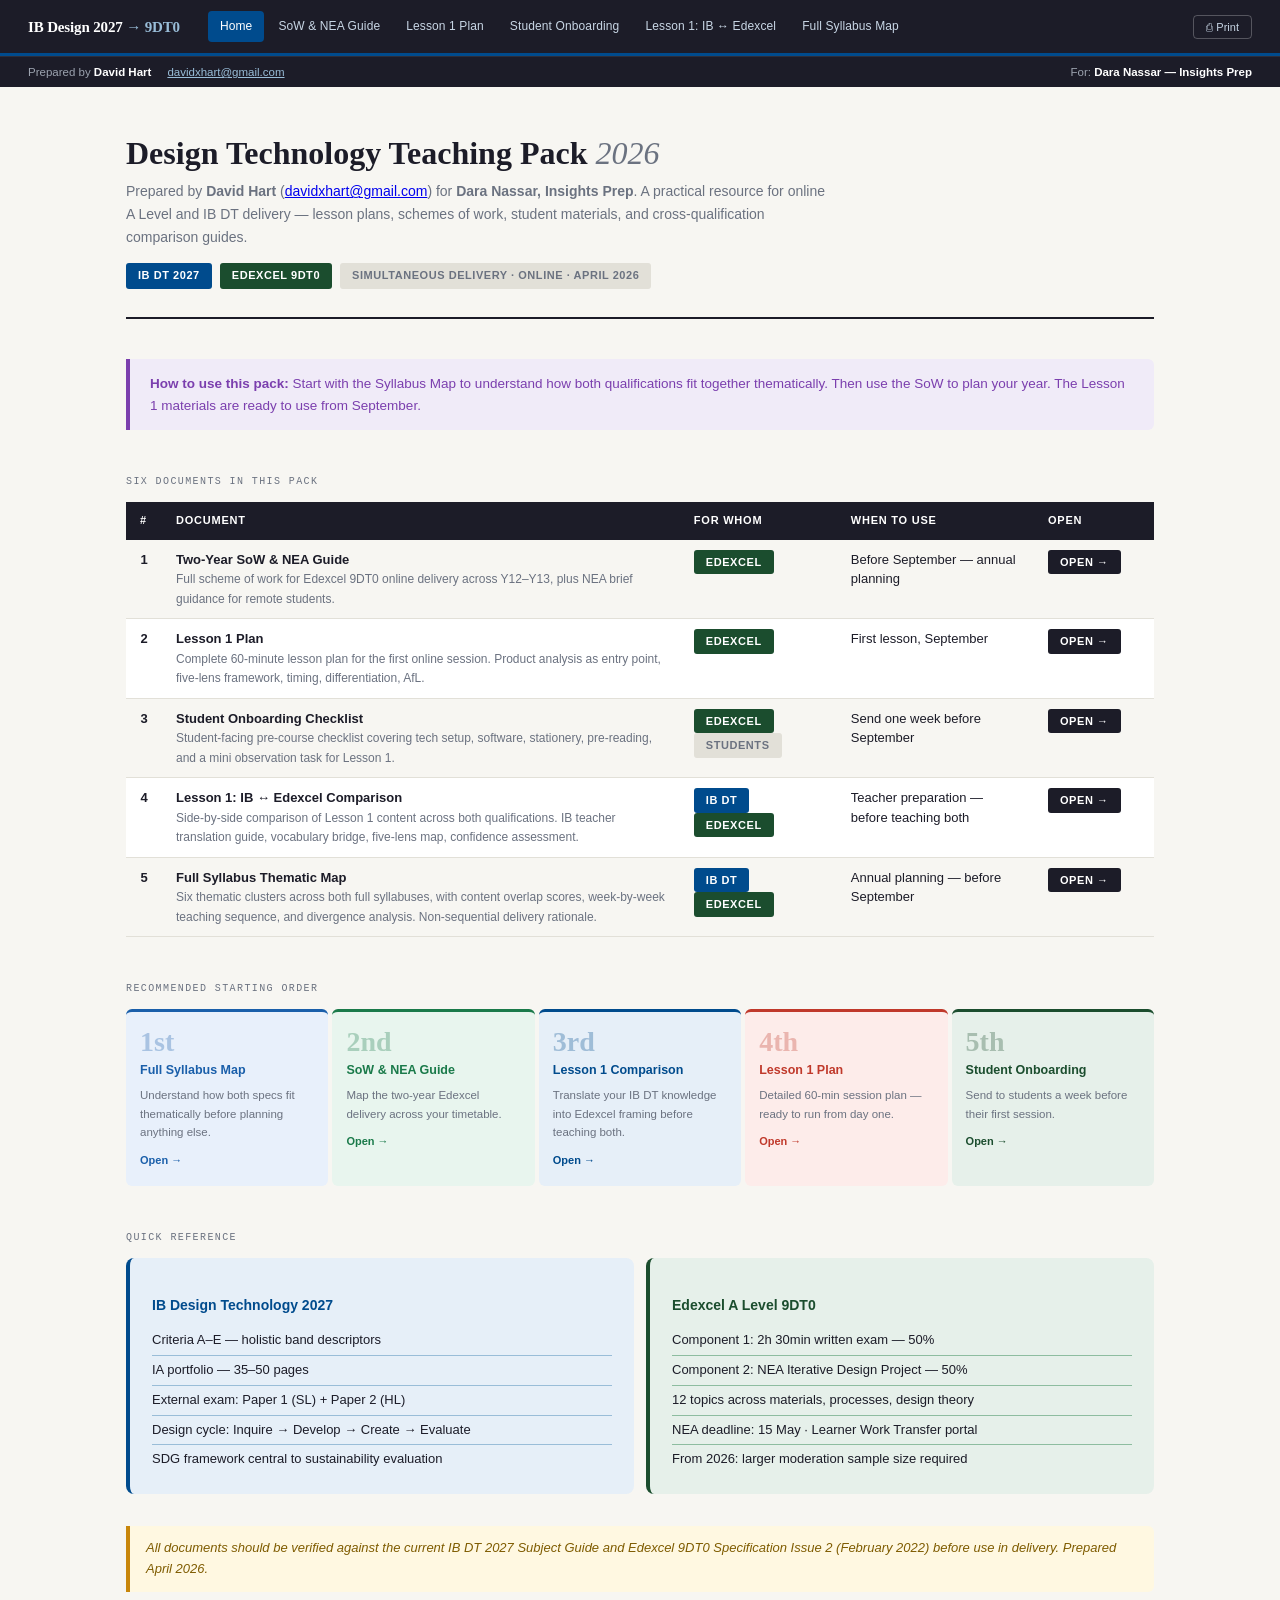
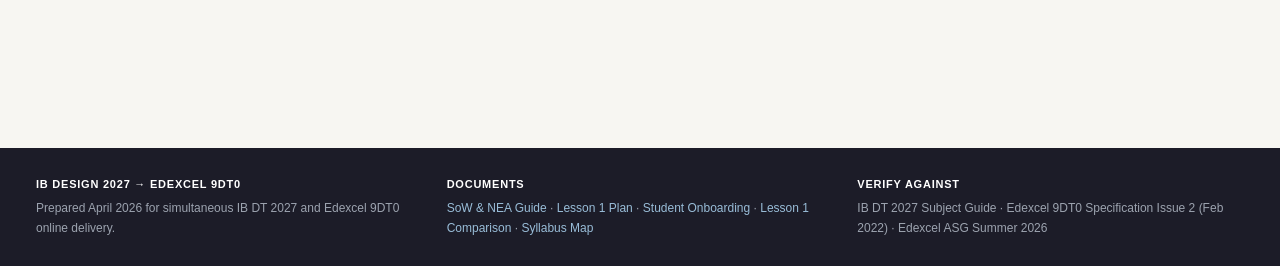
<file: index.html>
<!DOCTYPE html>
<html lang="en">
<head>
<meta charset="UTF-8">
<meta name="viewport" content="width=device-width, initial-scale=1.0">
<title>IB Design 2027 → Edexcel 9DT0 — Home</title>
<link rel="stylesheet" href="style.css">
</head>
<body>
<script src="nav.js"></script>
<div style="background:#1C1C28;border-top:1px solid rgba(255,255,255,0.08);padding:6px 28px;font-size:11.5px;color:#9CA3AF;display:flex;gap:16px;align-items:center;"><span>Prepared by <strong style="color:#fff">David Hart</strong></span><a href="mailto:davidxhart@gmail.com" style="color:#99BDD8;">davidxhart@gmail.com</a><span style="margin-left:auto;">For: <strong style="color:#fff">Dara Nassar — Insights Prep</strong></span></div>

<div class="page">

  <div class="masthead">
    <h1>Design Technology Teaching Pack <em>2026</em></h1>
    <p class="sub">Prepared by <strong>David Hart</strong> (<a href="mailto:davidxhart@gmail.com">davidxhart@gmail.com</a>) for <strong>Dara Nassar, Insights Prep</strong>. A practical resource for online A Level and IB DT delivery — lesson plans, schemes of work, student materials, and cross-qualification comparison guides.</p>
    <div class="masthead-badges">
      <span class="badge badge-ib">IB DT 2027</span>
      <span class="badge badge-edx">Edexcel 9DT0</span>
      <span class="badge badge-muted">Simultaneous delivery · Online · April 2026</span>
    </div>
  </div>

  <div class="intro-strip">
    <strong>How to use this pack:</strong> Start with the Syllabus Map to understand how both qualifications fit together thematically. Then use the SoW to plan your year. The Lesson 1 materials are ready to use from September.
  </div>

  <!-- Cards -->
  <div class="section-label">Six documents in this pack</div>

  <table>
    <thead>
      <tr>
        <th style="width:36px">#</th>
        <th>Document</th>
        <th>For whom</th>
        <th>When to use</th>
        <th style="width:120px">Open</th>
      </tr>
    </thead>
    <tbody>
      <tr>
        <td class="center"><strong>1</strong></td>
        <td>
          <strong>Two-Year SoW & NEA Guide</strong><br>
          <span style="font-size:12px;color:var(--muted)">Full scheme of work for Edexcel 9DT0 online delivery across Y12–Y13, plus NEA brief guidance for remote students.</span>
        </td>
        <td><span class="badge badge-edx">Edexcel</span></td>
        <td>Before September — annual planning</td>
        <td><a href="sow.html" class="badge badge-ink" style="text-decoration:none;">Open →</a></td>
      </tr>
      <tr>
        <td class="center"><strong>2</strong></td>
        <td>
          <strong>Lesson 1 Plan</strong><br>
          <span style="font-size:12px;color:var(--muted)">Complete 60-minute lesson plan for the first online session. Product analysis as entry point, five-lens framework, timing, differentiation, AfL.</span>
        </td>
        <td><span class="badge badge-edx">Edexcel</span></td>
        <td>First lesson, September</td>
        <td><a href="lesson1.html" class="badge badge-ink" style="text-decoration:none;">Open →</a></td>
      </tr>
      <tr>
        <td class="center"><strong>3</strong></td>
        <td>
          <strong>Student Onboarding Checklist</strong><br>
          <span style="font-size:12px;color:var(--muted)">Student-facing pre-course checklist covering tech setup, software, stationery, pre-reading, and a mini observation task for Lesson 1.</span>
        </td>
        <td><span class="badge badge-edx">Edexcel</span> <span class="badge badge-muted">Students</span></td>
        <td>Send one week before September</td>
        <td><a href="onboarding.html" class="badge badge-ink" style="text-decoration:none;">Open →</a></td>
      </tr>
      <tr>
        <td class="center"><strong>4</strong></td>
        <td>
          <strong>Lesson 1: IB ↔ Edexcel Comparison</strong><br>
          <span style="font-size:12px;color:var(--muted)">Side-by-side comparison of Lesson 1 content across both qualifications. IB teacher translation guide, vocabulary bridge, five-lens map, confidence assessment.</span>
        </td>
        <td><span class="badge badge-ib">IB DT</span> <span class="badge badge-edx">Edexcel</span></td>
        <td>Teacher preparation — before teaching both</td>
        <td><a href="lesson1-comparison.html" class="badge badge-ink" style="text-decoration:none;">Open →</a></td>
      </tr>
      <tr>
        <td class="center"><strong>5</strong></td>
        <td>
          <strong>Full Syllabus Thematic Map</strong><br>
          <span style="font-size:12px;color:var(--muted)">Six thematic clusters across both full syllabuses, with content overlap scores, week-by-week teaching sequence, and divergence analysis. Non-sequential delivery rationale.</span>
        </td>
        <td><span class="badge badge-ib">IB DT</span> <span class="badge badge-edx">Edexcel</span></td>
        <td>Annual planning — before September</td>
        <td><a href="syllabus-map.html" class="badge badge-ink" style="text-decoration:none;">Open →</a></td>
      </tr>
    </tbody>
  </table>

  <!-- Recommended reading order -->
  <div class="section-label">Recommended starting order</div>

  <div style="display:grid; grid-template-columns: repeat(5,1fr); gap:4px; margin-bottom:32px;">
    <div style="background:var(--c5s); border-radius:6px; padding:16px 14px; border-top:3px solid var(--c5);">
      <div style="font-family:var(--serif); font-size:28px; font-weight:700; color:var(--c5); opacity:0.3; line-height:1;">1st</div>
      <div style="font-size:12.5px; font-weight:700; margin:4px 0 6px; color:var(--c5);">Full Syllabus Map</div>
      <div style="font-size:11.5px; color:var(--muted);">Understand how both specs fit thematically before planning anything else.</div>
      <a href="syllabus-map.html" style="display:inline-block; margin-top:10px; font-size:11px; font-weight:700; color:var(--c5); text-decoration:none;">Open →</a>
    </div>
    <div style="background:var(--c3s); border-radius:6px; padding:16px 14px; border-top:3px solid var(--c3);">
      <div style="font-family:var(--serif); font-size:28px; font-weight:700; color:var(--c3); opacity:0.3; line-height:1;">2nd</div>
      <div style="font-size:12.5px; font-weight:700; margin:4px 0 6px; color:var(--c3);">SoW & NEA Guide</div>
      <div style="font-size:11.5px; color:var(--muted);">Map the two-year Edexcel delivery across your timetable.</div>
      <a href="sow.html" style="display:inline-block; margin-top:10px; font-size:11px; font-weight:700; color:var(--c3); text-decoration:none;">Open →</a>
    </div>
    <div style="background:var(--ib-soft); border-radius:6px; padding:16px 14px; border-top:3px solid var(--ib);">
      <div style="font-family:var(--serif); font-size:28px; font-weight:700; color:var(--ib); opacity:0.3; line-height:1;">3rd</div>
      <div style="font-size:12.5px; font-weight:700; margin:4px 0 6px; color:var(--ib);">Lesson 1 Comparison</div>
      <div style="font-size:11.5px; color:var(--muted);">Translate your IB DT knowledge into Edexcel framing before teaching both.</div>
      <a href="lesson1-comparison.html" style="display:inline-block; margin-top:10px; font-size:11px; font-weight:700; color:var(--ib); text-decoration:none;">Open →</a>
    </div>
    <div style="background:var(--c1s); border-radius:6px; padding:16px 14px; border-top:3px solid var(--c1);">
      <div style="font-family:var(--serif); font-size:28px; font-weight:700; color:var(--c1); opacity:0.3; line-height:1;">4th</div>
      <div style="font-size:12.5px; font-weight:700; margin:4px 0 6px; color:var(--c1);">Lesson 1 Plan</div>
      <div style="font-size:11.5px; color:var(--muted);">Detailed 60-min session plan — ready to run from day one.</div>
      <a href="lesson1.html" style="display:inline-block; margin-top:10px; font-size:11px; font-weight:700; color:var(--c1); text-decoration:none;">Open →</a>
    </div>
    <div style="background:var(--edx-soft); border-radius:6px; padding:16px 14px; border-top:3px solid var(--edx);">
      <div style="font-family:var(--serif); font-size:28px; font-weight:700; color:var(--edx); opacity:0.3; line-height:1;">5th</div>
      <div style="font-size:12.5px; font-weight:700; margin:4px 0 6px; color:var(--edx);">Student Onboarding</div>
      <div style="font-size:11.5px; color:var(--muted);">Send to students a week before their first session.</div>
      <a href="onboarding.html" style="display:inline-block; margin-top:10px; font-size:11px; font-weight:700; color:var(--edx); text-decoration:none;">Open →</a>
    </div>
  </div>

  <!-- Key facts -->
  <div class="section-label">Quick reference</div>
  <div style="display:grid; grid-template-columns:1fr 1fr; gap:12px; margin-bottom:32px;">
    <div style="background:var(--ib-soft); border-radius:8px; padding:20px 22px; border-left:4px solid var(--ib);">
      <h4 style="color:var(--ib); margin-bottom:10px; font-size:14px;">IB Design Technology 2027</h4>
      <ul style="list-style:none; font-size:13px;">
        <li style="padding:4px 0; border-bottom:1px solid var(--ib-mid);">Criteria A–E — holistic band descriptors</li>
        <li style="padding:4px 0; border-bottom:1px solid var(--ib-mid);">IA portfolio — 35–50 pages</li>
        <li style="padding:4px 0; border-bottom:1px solid var(--ib-mid);">External exam: Paper 1 (SL) + Paper 2 (HL)</li>
        <li style="padding:4px 0; border-bottom:1px solid var(--ib-mid);">Design cycle: Inquire → Develop → Create → Evaluate</li>
        <li style="padding:4px 0;">SDG framework central to sustainability evaluation</li>
      </ul>
    </div>
    <div style="background:var(--edx-soft); border-radius:8px; padding:20px 22px; border-left:4px solid var(--edx);">
      <h4 style="color:var(--edx); margin-bottom:10px; font-size:14px;">Edexcel A Level 9DT0</h4>
      <ul style="list-style:none; font-size:13px;">
        <li style="padding:4px 0; border-bottom:1px solid var(--edx-mid);">Component 1: 2h 30min written exam — 50%</li>
        <li style="padding:4px 0; border-bottom:1px solid var(--edx-mid);">Component 2: NEA Iterative Design Project — 50%</li>
        <li style="padding:4px 0; border-bottom:1px solid var(--edx-mid);">12 topics across materials, processes, design theory</li>
        <li style="padding:4px 0; border-bottom:1px solid var(--edx-mid);">NEA deadline: 15 May · Learner Work Transfer portal</li>
        <li style="padding:4px 0;">From 2026: larger moderation sample size required</li>
      </ul>
    </div>
  </div>

  <div class="note">All documents should be verified against the current IB DT 2027 Subject Guide and Edexcel 9DT0 Specification Issue 2 (February 2022) before use in delivery. Prepared April 2026.</div>

</div>

<footer class="site-footer">
  <div><strong>IB Design 2027 → Edexcel 9DT0</strong>Prepared April 2026 for simultaneous IB DT 2027 and Edexcel 9DT0 online delivery.</div>
  <div><strong>Documents</strong><a href="sow.html">SoW & NEA Guide</a> · <a href="lesson1.html">Lesson 1 Plan</a> · <a href="onboarding.html">Student Onboarding</a> · <a href="lesson1-comparison.html">Lesson 1 Comparison</a> · <a href="syllabus-map.html">Syllabus Map</a></div>
  <div><strong>Verify against</strong>IB DT 2027 Subject Guide · Edexcel 9DT0 Specification Issue 2 (Feb 2022) · Edexcel ASG Summer 2026</div>
</footer>

</body>
</html>
</file>
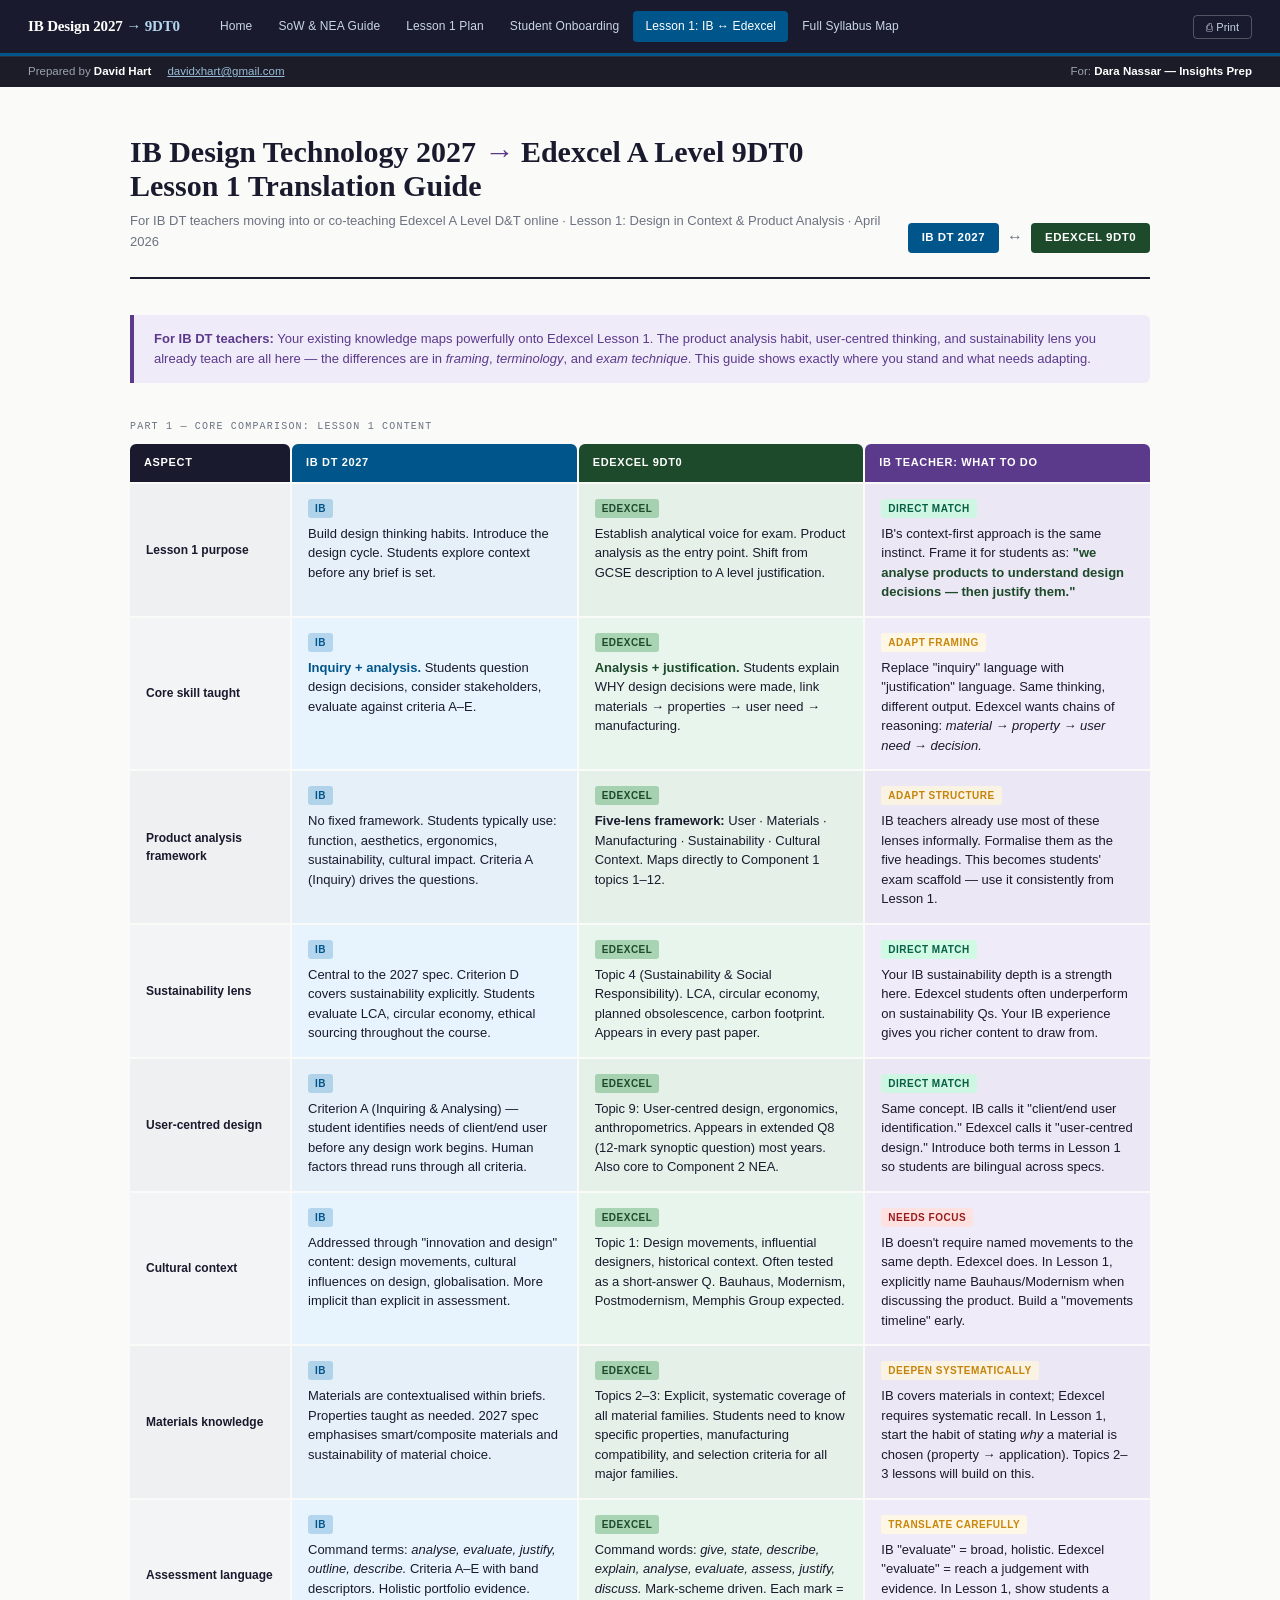
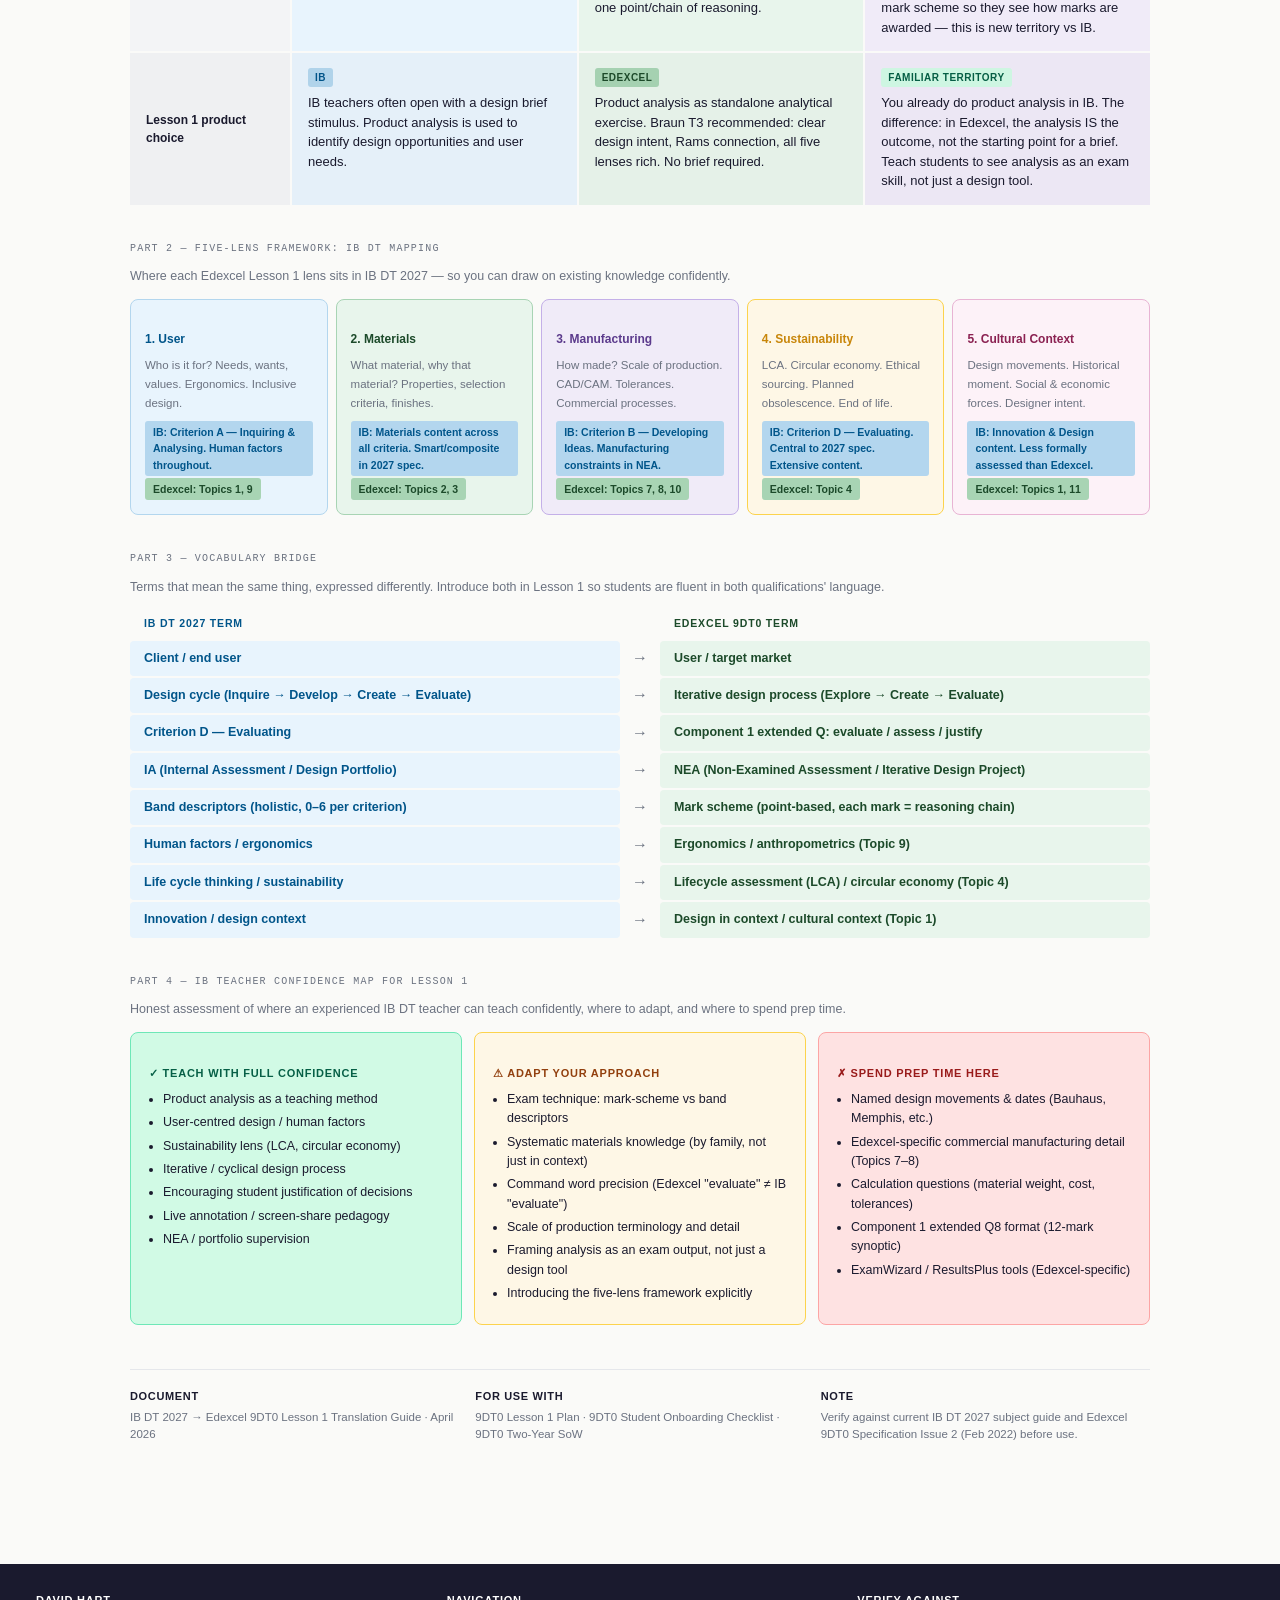
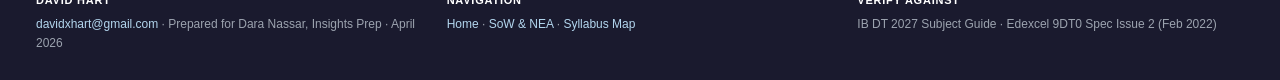
<file: lesson1-comparison.html>
<!DOCTYPE html>
<html lang="en">
<head>
<meta charset="UTF-8">
<meta name="viewport" content="width=device-width, initial-scale=1.0">
<title>Lesson 1: IB DT 2027 ↔ Edexcel 9DT0 — IB Design 2027 → Edexcel 9DT0</title>
<link rel="stylesheet" href="style.css">
<style>

  :root {
    --ib:        #00558A;
    --ib-light:  #E8F4FD;
    --ib-mid:    #B3D6EE;
    --edx:       #1C4A2A;
    --edx-light: #E8F5EC;
    --edx-mid:   #A8D4B4;
    --bridge:    #5B3A8C;
    --bridge-light: #F0EBF8;
    --gold:      #C8860A;
    --gold-light:#FEF7E6;
    --ink:       #1A1A2E;
    --muted:     #6B7280;
    --rule:      #E5E7EB;
    --bg:        #FAFAF8;
    --white:     #FFFFFF;
  }

  * { box-sizing: border-box; margin: 0; padding: 0; }

  body {
    font-family: -apple-system, BlinkMacSystemFont, 'Segoe UI', Helvetica, Arial, sans-serif;
    background: var(--bg);
    color: var(--ink);
    font-size: 13.5px;
    line-height: 1.55;
  }

  /* ── Page shell ── */
  .page {
    max-width: 1100px;
    margin: 0 auto;
    padding: 48px 40px 60px;
  }

  /* ── Header ── */
  .masthead {
    display: grid;
    grid-template-columns: 1fr auto;
    align-items: end;
    gap: 24px;
    margin-bottom: 36px;
    padding-bottom: 24px;
    border-bottom: 2.5px solid var(--ink);
  }
  .masthead-left h1 {
    font-family: Georgia, 'Times New Roman', serif;
    font-size: 30px;
    line-height: 1.15;
    color: var(--ink);
    margin-bottom: 6px;
  }
  .masthead-left h1 em {
    font-style: italic;
    color: var(--bridge);
  }
  .masthead-left p {
    font-size: 13px;
    color: var(--muted);
    font-weight: 400;
  }
  .masthead-right {
    display: flex;
    gap: 8px;
    align-items: center;
  }
  .qual-badge {
    padding: 6px 14px;
    border-radius: 4px;
    font-size: 11.5px;
    font-weight: 700;
    letter-spacing: 0.04em;
    text-transform: uppercase;
  }
  .badge-ib  { background: var(--ib);  color: #fff; }
  .badge-edx { background: var(--edx); color: #fff; }
  .badge-sep { color: var(--muted); font-size: 16px; font-weight: 300; }

  /* ── Intro strip ── */
  .intro-strip {
    background: var(--bridge-light);
    border-left: 4px solid var(--bridge);
    padding: 14px 20px;
    border-radius: 0 6px 6px 0;
    margin-bottom: 32px;
    font-size: 13px;
    color: var(--bridge);
    font-weight: 500;
  }
  .intro-strip strong { font-weight: 700; }

  /* ── Section label ── */
  .section-label {
    font-family: 'Courier New', Courier, monospace;
    font-size: 10px;
    letter-spacing: 0.12em;
    text-transform: uppercase;
    color: var(--muted);
    margin-bottom: 10px;
    margin-top: 36px;
  }

  /* ── Column headers ── */
  .col-headers {
    display: grid;
    grid-template-columns: 160px 1fr 1fr 1fr;
    gap: 0;
    margin-bottom: 2px;
  }
  .col-hdr {
    padding: 10px 14px;
    font-size: 11px;
    font-weight: 700;
    letter-spacing: 0.06em;
    text-transform: uppercase;
    border-radius: 6px 6px 0 0;
  }
  .col-hdr.aspect  { background: var(--ink);    color: #fff; }
  .col-hdr.ib-col  { background: var(--ib);     color: #fff; margin-left: 2px; }
  .col-hdr.edx-col { background: var(--edx);    color: #fff; margin-left: 2px; }
  .col-hdr.bridge  { background: var(--bridge);  color: #fff; margin-left: 2px; }

  /* ── Comparison rows ── */
  .compare-table {
    display: flex;
    flex-direction: column;
    gap: 2px;
  }

  .row {
    display: grid;
    grid-template-columns: 160px 1fr 1fr 1fr;
    gap: 2px;
    align-items: stretch;
  }
  .row:nth-child(odd) .cell { filter: brightness(0.985); }

  .cell {
    padding: 14px 16px;
    font-size: 13px;
    line-height: 1.5;
  }
  .cell.aspect-cell {
    background: #F3F4F6;
    font-weight: 700;
    font-size: 12px;
    color: var(--ink);
    display: flex;
    align-items: center;
  }
  .cell.ib-cell    { background: var(--ib-light); }
  .cell.edx-cell   { background: var(--edx-light); }
  .cell.bridge-cell { background: var(--bridge-light); }

  .cell ul {
    padding-left: 14px;
    margin-top: 4px;
  }
  .cell ul li { margin-bottom: 3px; }

  .tag {
    display: inline-block;
    font-size: 10px;
    font-weight: 700;
    letter-spacing: 0.05em;
    text-transform: uppercase;
    padding: 2px 7px;
    border-radius: 3px;
    margin-bottom: 6px;
  }
  .tag-ib     { background: var(--ib-mid);    color: var(--ib); }
  .tag-edx    { background: var(--edx-mid);   color: var(--edx); }
  .tag-bridge { background: #D8CCF0;           color: var(--bridge); }
  .tag-match  { background: #D1FAE5;           color: #065F46; }
  .tag-new    { background: #FEE2E2;           color: #991B1B; }
  .tag-adapt  { background: var(--gold-light); color: var(--gold); }

  strong.hi-ib  { color: var(--ib);    font-weight: 600; }
  strong.hi-edx { color: var(--edx);   font-weight: 600; }
  strong.hi-br  { color: var(--bridge);font-weight: 600; }

  /* ── Confidence map ── */
  .confidence-grid {
    display: grid;
    grid-template-columns: repeat(3, 1fr);
    gap: 12px;
    margin-top: 10px;
  }
  .conf-card {
    border-radius: 8px;
    padding: 16px 18px;
  }
  .conf-card.high   { background: #D1FAE5; border: 1.5px solid #6EE7B7; }
  .conf-card.medium { background: var(--gold-light); border: 1.5px solid #FCD34D; }
  .conf-card.low    { background: #FEE2E2; border: 1.5px solid #FCA5A5; }
  .conf-card h4 {
    font-size: 11px;
    font-weight: 700;
    text-transform: uppercase;
    letter-spacing: 0.07em;
    margin-bottom: 8px;
  }
  .conf-card.high   h4 { color: #065F46; }
  .conf-card.medium h4 { color: #92400E; }
  .conf-card.low    h4 { color: #991B1B; }
  .conf-card ul { padding-left: 14px; font-size: 12.5px; }
  .conf-card ul li { margin-bottom: 4px; }

  /* ── Vocab bridge ── */
  .vocab-grid {
    display: grid;
    grid-template-columns: 1fr 40px 1fr;
    gap: 0;
    align-items: center;
    margin-top: 10px;
  }
  .vocab-row {
    display: contents;
  }
  .vocab-ib, .vocab-edx {
    padding: 8px 14px;
    font-size: 12.5px;
    border-radius: 4px;
  }
  .vocab-ib  { background: var(--ib-light);  color: var(--ib);  font-weight: 600; }
  .vocab-edx { background: var(--edx-light); color: var(--edx); font-weight: 600; }
  .vocab-arrow {
    text-align: center;
    font-size: 16px;
    color: var(--muted);
  }
  .vocab-divider {
    grid-column: 1 / -1;
    height: 3px;
  }

  /* ── Five lens map ── */
  .lens-grid {
    display: grid;
    grid-template-columns: 1fr 1fr 1fr 1fr 1fr;
    gap: 8px;
    margin-top: 10px;
  }
  .lens-card {
    border-radius: 8px;
    padding: 14px 14px;
    border: 1.5px solid transparent;
  }
  .lens-card h4 {
    font-size: 12px;
    font-weight: 700;
    margin-bottom: 8px;
  }
  .lens-card p {
    font-size: 11.5px;
    color: var(--muted);
    margin-bottom: 6px;
  }
  .lens-card .lens-ib-ref, .lens-card .lens-edx-ref {
    font-size: 10.5px;
    font-weight: 600;
    padding: 3px 8px;
    border-radius: 3px;
    display: inline-block;
    margin-top: 2px;
  }
  .lens-ib-ref  { background: var(--ib-mid);  color: var(--ib); }
  .lens-edx-ref { background: var(--edx-mid); color: var(--edx); margin-top: 4px; }

  /* ── Footer ── */
  .footer {
    margin-top: 44px;
    padding-top: 18px;
    border-top: 1.5px solid var(--rule);
    display: grid;
    grid-template-columns: 1fr 1fr 1fr;
    gap: 16px;
    font-size: 11.5px;
    color: var(--muted);
  }
  .footer strong { display: block; color: var(--ink); font-size: 11px; text-transform: uppercase; letter-spacing: 0.06em; margin-bottom: 4px; }

  @media print {
    body { font-size: 11.5px; }
    .page { padding: 24px 28px 32px; }
    .masthead-left h1 { font-size: 24px; }
  }

</style>
</head>
<body>
<script src="nav.js"></script>
<div style="background:#1C1C28;border-top:1px solid rgba(255,255,255,0.08);padding:6px 28px;font-size:11.5px;color:#9CA3AF;display:flex;gap:16px;align-items:center;"><span>Prepared by <strong style="color:#fff">David Hart</strong></span><a href="mailto:davidxhart@gmail.com" style="color:#99BDD8;">davidxhart@gmail.com</a><span style="margin-left:auto;">For: <strong style="color:#fff">Dara Nassar — Insights Prep</strong></span></div>
<div class="page">

  <!-- ── Header ── -->
  <div class="masthead">
    <div class="masthead-left">
      <h1>IB Design Technology 2027 <em>→</em> Edexcel A Level 9DT0<br>Lesson 1 Translation Guide</h1>
      <p>For IB DT teachers moving into or co-teaching Edexcel A Level D&amp;T online · Lesson 1: Design in Context &amp; Product Analysis · April 2026</p>
    </div>
    <div class="masthead-right">
      <span class="qual-badge badge-ib">IB DT 2027</span>
      <span class="badge-sep">↔</span>
      <span class="qual-badge badge-edx">Edexcel 9DT0</span>
    </div>
  </div>

  <div class="intro-strip">
    <strong>For IB DT teachers:</strong> Your existing knowledge maps powerfully onto Edexcel Lesson 1. The product analysis habit, user-centred thinking, and sustainability lens you already teach are all here — the differences are in <em>framing</em>, <em>terminology</em>, and <em>exam technique</em>. This guide shows exactly where you stand and what needs adapting.
  </div>

  <!-- ── PART 1: Core comparison ── -->
  <div class="section-label">Part 1 — Core Comparison: Lesson 1 Content</div>

  <div class="col-headers">
    <div class="col-hdr aspect">Aspect</div>
    <div class="col-hdr ib-col">IB DT 2027</div>
    <div class="col-hdr edx-col">Edexcel 9DT0</div>
    <div class="col-hdr bridge">IB Teacher: what to do</div>
  </div>

  <div class="compare-table">

    <div class="row">
      <div class="cell aspect-cell">Lesson 1 purpose</div>
      <div class="cell ib-cell">
        <span class="tag tag-ib">IB</span><br>
        Build design thinking habits. Introduce the design cycle. Students explore context before any brief is set.
      </div>
      <div class="cell edx-cell">
        <span class="tag tag-edx">Edexcel</span><br>
        Establish analytical voice for exam. Product analysis as the entry point. Shift from GCSE description to A level justification.
      </div>
      <div class="cell bridge-cell">
        <span class="tag tag-match">Direct match</span><br>
        IB's context-first approach is the same instinct. Frame it for students as: <strong class="hi-edx">"we analyse products to understand design decisions — then justify them."</strong>
      </div>
    </div>

    <div class="row">
      <div class="cell aspect-cell">Core skill taught</div>
      <div class="cell ib-cell">
        <span class="tag tag-ib">IB</span><br>
        <strong class="hi-ib">Inquiry + analysis.</strong> Students question design decisions, consider stakeholders, evaluate against criteria A–E.
      </div>
      <div class="cell edx-cell">
        <span class="tag tag-edx">Edexcel</span><br>
        <strong class="hi-edx">Analysis + justification.</strong> Students explain WHY design decisions were made, link materials → properties → user need → manufacturing.
      </div>
      <div class="cell bridge-cell">
        <span class="tag tag-adapt">Adapt framing</span><br>
        Replace "inquiry" language with "justification" language. Same thinking, different output. Edexcel wants chains of reasoning: <em>material → property → user need → decision.</em>
      </div>
    </div>

    <div class="row">
      <div class="cell aspect-cell">Product analysis framework</div>
      <div class="cell ib-cell">
        <span class="tag tag-ib">IB</span><br>
        No fixed framework. Students typically use: function, aesthetics, ergonomics, sustainability, cultural impact. Criteria A (Inquiry) drives the questions.
      </div>
      <div class="cell edx-cell">
        <span class="tag tag-edx">Edexcel</span><br>
        <strong>Five-lens framework:</strong> User · Materials · Manufacturing · Sustainability · Cultural Context. Maps directly to Component 1 topics 1–12.
      </div>
      <div class="cell bridge-cell">
        <span class="tag tag-adapt">Adapt structure</span><br>
        IB teachers already use most of these lenses informally. Formalise them as the five headings. This becomes students' exam scaffold — use it consistently from Lesson 1.
      </div>
    </div>

    <div class="row">
      <div class="cell aspect-cell">Sustainability lens</div>
      <div class="cell ib-cell">
        <span class="tag tag-ib">IB</span><br>
        Central to the 2027 spec. Criterion D covers sustainability explicitly. Students evaluate LCA, circular economy, ethical sourcing throughout the course.
      </div>
      <div class="cell edx-cell">
        <span class="tag tag-edx">Edexcel</span><br>
        Topic 4 (Sustainability &amp; Social Responsibility). LCA, circular economy, planned obsolescence, carbon footprint. Appears in every past paper.
      </div>
      <div class="cell bridge-cell">
        <span class="tag tag-match">Direct match</span><br>
        Your IB sustainability depth is a strength here. Edexcel students often underperform on sustainability Qs. Your IB experience gives you richer content to draw from.
      </div>
    </div>

    <div class="row">
      <div class="cell aspect-cell">User-centred design</div>
      <div class="cell ib-cell">
        <span class="tag tag-ib">IB</span><br>
        Criterion A (Inquiring &amp; Analysing) — student identifies needs of client/end user before any design work begins. Human factors thread runs through all criteria.
      </div>
      <div class="cell edx-cell">
        <span class="tag tag-edx">Edexcel</span><br>
        Topic 9: User-centred design, ergonomics, anthropometrics. Appears in extended Q8 (12-mark synoptic question) most years. Also core to Component 2 NEA.
      </div>
      <div class="cell bridge-cell">
        <span class="tag tag-match">Direct match</span><br>
        Same concept. IB calls it "client/end user identification." Edexcel calls it "user-centred design." Introduce both terms in Lesson 1 so students are bilingual across specs.
      </div>
    </div>

    <div class="row">
      <div class="cell aspect-cell">Cultural context</div>
      <div class="cell ib-cell">
        <span class="tag tag-ib">IB</span><br>
        Addressed through "innovation and design" content: design movements, cultural influences on design, globalisation. More implicit than explicit in assessment.
      </div>
      <div class="cell edx-cell">
        <span class="tag tag-edx">Edexcel</span><br>
        Topic 1: Design movements, influential designers, historical context. Often tested as a short-answer Q. Bauhaus, Modernism, Postmodernism, Memphis Group expected.
      </div>
      <div class="cell bridge-cell">
        <span class="tag tag-new">Needs focus</span><br>
        IB doesn't require named movements to the same depth. Edexcel does. In Lesson 1, explicitly name Bauhaus/Modernism when discussing the product. Build a "movements timeline" early.
      </div>
    </div>

    <div class="row">
      <div class="cell aspect-cell">Materials knowledge</div>
      <div class="cell ib-cell">
        <span class="tag tag-ib">IB</span><br>
        Materials are contextualised within briefs. Properties taught as needed. 2027 spec emphasises smart/composite materials and sustainability of material choice.
      </div>
      <div class="cell edx-cell">
        <span class="tag tag-edx">Edexcel</span><br>
        Topics 2–3: Explicit, systematic coverage of all material families. Students need to know specific properties, manufacturing compatibility, and selection criteria for all major families.
      </div>
      <div class="cell bridge-cell">
        <span class="tag tag-adapt">Deepen systematically</span><br>
        IB covers materials in context; Edexcel requires systematic recall. In Lesson 1, start the habit of stating <em>why</em> a material is chosen (property → application). Topics 2–3 lessons will build on this.
      </div>
    </div>

    <div class="row">
      <div class="cell aspect-cell">Assessment language</div>
      <div class="cell ib-cell">
        <span class="tag tag-ib">IB</span><br>
        Command terms: <em>analyse, evaluate, justify, outline, describe.</em> Criteria A–E with band descriptors. Holistic portfolio evidence.
      </div>
      <div class="cell edx-cell">
        <span class="tag tag-edx">Edexcel</span><br>
        Command words: <em>give, state, describe, explain, analyse, evaluate, assess, justify, discuss.</em> Mark-scheme driven. Each mark = one point/chain of reasoning.
      </div>
      <div class="cell bridge-cell">
        <span class="tag tag-adapt">Translate carefully</span><br>
        IB "evaluate" = broad, holistic. Edexcel "evaluate" = reach a judgement with evidence. In Lesson 1, show students a mark scheme so they see how marks are awarded — this is new territory vs IB.
      </div>
    </div>

    <div class="row">
      <div class="cell aspect-cell">Lesson 1 product choice</div>
      <div class="cell ib-cell">
        <span class="tag tag-ib">IB</span><br>
        IB teachers often open with a design brief stimulus. Product analysis is used to identify design opportunities and user needs.
      </div>
      <div class="cell edx-cell">
        <span class="tag tag-edx">Edexcel</span><br>
        Product analysis as standalone analytical exercise. Braun T3 recommended: clear design intent, Rams connection, all five lenses rich. No brief required.
      </div>
      <div class="cell bridge-cell">
        <span class="tag tag-match">Familiar territory</span><br>
        You already do product analysis in IB. The difference: in Edexcel, the analysis IS the outcome, not the starting point for a brief. Teach students to see analysis as an exam skill, not just a design tool.
      </div>
    </div>

  </div><!-- /compare-table -->


  <!-- ── PART 2: Five-lens map ── -->
  <div class="section-label">Part 2 — Five-Lens Framework: IB DT Mapping</div>
  <p style="font-size:12.5px; color:var(--muted); margin-bottom:12px;">Where each Edexcel Lesson 1 lens sits in IB DT 2027 — so you can draw on existing knowledge confidently.</p>

  <div class="lens-grid">
    <div class="lens-card" style="background:#E8F4FD; border-color:var(--ib-mid);">
      <h4 style="color:var(--ib);">1. User</h4>
      <p>Who is it for? Needs, wants, values. Ergonomics. Inclusive design.</p>
      <span class="lens-ib-ref">IB: Criterion A — Inquiring &amp; Analysing. Human factors throughout.</span><br>
      <span class="lens-edx-ref">Edexcel: Topics 1, 9</span>
    </div>
    <div class="lens-card" style="background:#E8F5EC; border-color:var(--edx-mid);">
      <h4 style="color:var(--edx);">2. Materials</h4>
      <p>What material, why that material? Properties, selection criteria, finishes.</p>
      <span class="lens-ib-ref">IB: Materials content across all criteria. Smart/composite in 2027 spec.</span><br>
      <span class="lens-edx-ref">Edexcel: Topics 2, 3</span>
    </div>
    <div class="lens-card" style="background:#F0EBF8; border-color:#C4B0E8;">
      <h4 style="color:var(--bridge);">3. Manufacturing</h4>
      <p>How made? Scale of production. CAD/CAM. Tolerances. Commercial processes.</p>
      <span class="lens-ib-ref">IB: Criterion B — Developing Ideas. Manufacturing constraints in NEA.</span><br>
      <span class="lens-edx-ref">Edexcel: Topics 7, 8, 10</span>
    </div>
    <div class="lens-card" style="background:#FEF7E6; border-color:#FCD34D;">
      <h4 style="color:var(--gold);">4. Sustainability</h4>
      <p>LCA. Circular economy. Ethical sourcing. Planned obsolescence. End of life.</p>
      <span class="lens-ib-ref">IB: Criterion D — Evaluating. Central to 2027 spec. Extensive content.</span><br>
      <span class="lens-edx-ref">Edexcel: Topic 4</span>
    </div>
    <div class="lens-card" style="background:#FDF2F8; border-color:#E8B4D4;">
      <h4 style="color:#8B2252;">5. Cultural Context</h4>
      <p>Design movements. Historical moment. Social &amp; economic forces. Designer intent.</p>
      <span class="lens-ib-ref">IB: Innovation &amp; Design content. Less formally assessed than Edexcel.</span><br>
      <span class="lens-edx-ref">Edexcel: Topics 1, 11</span>
    </div>
  </div>


  <!-- ── PART 3: Vocabulary bridge ── -->
  <div class="section-label">Part 3 — Vocabulary Bridge</div>
  <p style="font-size:12.5px; color:var(--muted); margin-bottom:12px;">Terms that mean the same thing, expressed differently. Introduce both in Lesson 1 so students are fluent in both qualifications' language.</p>

  <div class="vocab-grid">
    <div style="font-size:10.5px; font-weight:700; text-transform:uppercase; letter-spacing:0.08em; color:var(--ib); padding: 6px 14px;">IB DT 2027 term</div>
    <div></div>
    <div style="font-size:10.5px; font-weight:700; text-transform:uppercase; letter-spacing:0.08em; color:var(--edx); padding: 6px 14px;">Edexcel 9DT0 term</div>

    <div class="vocab-divider"></div>

    <div class="vocab-ib">Client / end user</div><div class="vocab-arrow">→</div><div class="vocab-edx">User / target market</div>
    <div class="vocab-divider" style="height:2px;"></div>
    <div class="vocab-ib">Design cycle (Inquire → Develop → Create → Evaluate)</div><div class="vocab-arrow">→</div><div class="vocab-edx">Iterative design process (Explore → Create → Evaluate)</div>
    <div class="vocab-divider" style="height:2px;"></div>
    <div class="vocab-ib">Criterion D — Evaluating</div><div class="vocab-arrow">→</div><div class="vocab-edx">Component 1 extended Q: evaluate / assess / justify</div>
    <div class="vocab-divider" style="height:2px;"></div>
    <div class="vocab-ib">IA (Internal Assessment / Design Portfolio)</div><div class="vocab-arrow">→</div><div class="vocab-edx">NEA (Non-Examined Assessment / Iterative Design Project)</div>
    <div class="vocab-divider" style="height:2px;"></div>
    <div class="vocab-ib">Band descriptors (holistic, 0–6 per criterion)</div><div class="vocab-arrow">→</div><div class="vocab-edx">Mark scheme (point-based, each mark = reasoning chain)</div>
    <div class="vocab-divider" style="height:2px;"></div>
    <div class="vocab-ib">Human factors / ergonomics</div><div class="vocab-arrow">→</div><div class="vocab-edx">Ergonomics / anthropometrics (Topic 9)</div>
    <div class="vocab-divider" style="height:2px;"></div>
    <div class="vocab-ib">Life cycle thinking / sustainability</div><div class="vocab-arrow">→</div><div class="vocab-edx">Lifecycle assessment (LCA) / circular economy (Topic 4)</div>
    <div class="vocab-divider" style="height:2px;"></div>
    <div class="vocab-ib">Innovation / design context</div><div class="vocab-arrow">→</div><div class="vocab-edx">Design in context / cultural context (Topic 1)</div>
  </div>


  <!-- ── PART 4: Confidence map ── -->
  <div class="section-label">Part 4 — IB Teacher Confidence Map for Lesson 1</div>
  <p style="font-size:12.5px; color:var(--muted); margin-bottom:12px;">Honest assessment of where an experienced IB DT teacher can teach confidently, where to adapt, and where to spend prep time.</p>

  <div class="confidence-grid">
    <div class="conf-card high">
      <h4>✓ Teach with full confidence</h4>
      <ul>
        <li>Product analysis as a teaching method</li>
        <li>User-centred design / human factors</li>
        <li>Sustainability lens (LCA, circular economy)</li>
        <li>Iterative / cyclical design process</li>
        <li>Encouraging student justification of decisions</li>
        <li>Live annotation / screen-share pedagogy</li>
        <li>NEA / portfolio supervision</li>
      </ul>
    </div>
    <div class="conf-card medium">
      <h4>⚠ Adapt your approach</h4>
      <ul>
        <li>Exam technique: mark-scheme vs band descriptors</li>
        <li>Systematic materials knowledge (by family, not just in context)</li>
        <li>Command word precision (Edexcel "evaluate" ≠ IB "evaluate")</li>
        <li>Scale of production terminology and detail</li>
        <li>Framing analysis as an exam output, not just a design tool</li>
        <li>Introducing the five-lens framework explicitly</li>
      </ul>
    </div>
    <div class="conf-card low">
      <h4>✗ Spend prep time here</h4>
      <ul>
        <li>Named design movements &amp; dates (Bauhaus, Memphis, etc.)</li>
        <li>Edexcel-specific commercial manufacturing detail (Topics 7–8)</li>
        <li>Calculation questions (material weight, cost, tolerances)</li>
        <li>Component 1 extended Q8 format (12-mark synoptic)</li>
        <li>ExamWizard / ResultsPlus tools (Edexcel-specific)</li>
      </ul>
    </div>
  </div>


  <!-- ── Footer ── -->
  <div class="footer">
    <div>
      <strong>Document</strong>
      IB DT 2027 → Edexcel 9DT0 Lesson 1 Translation Guide · April 2026
    </div>
    <div>
      <strong>For use with</strong>
      9DT0 Lesson 1 Plan · 9DT0 Student Onboarding Checklist · 9DT0 Two-Year SoW
    </div>
    <div>
      <strong>Note</strong>
      Verify against current IB DT 2027 subject guide and Edexcel 9DT0 Specification Issue 2 (Feb 2022) before use.
    </div>
  </div>

</div>
<footer class="site-footer">
  <div><strong>David Hart</strong><a href="mailto:davidxhart@gmail.com">davidxhart@gmail.com</a> · Prepared for Dara Nassar, Insights Prep · April 2026</div>
  <div><strong>Navigation</strong><a href="index.html">Home</a> · <a href="sow.html">SoW &amp; NEA</a> · <a href="syllabus-map.html">Syllabus Map</a></div>
  <div><strong>Verify against</strong>IB DT 2027 Subject Guide · Edexcel 9DT0 Spec Issue 2 (Feb 2022)</div>
</footer>
</body>
</html>
</file>
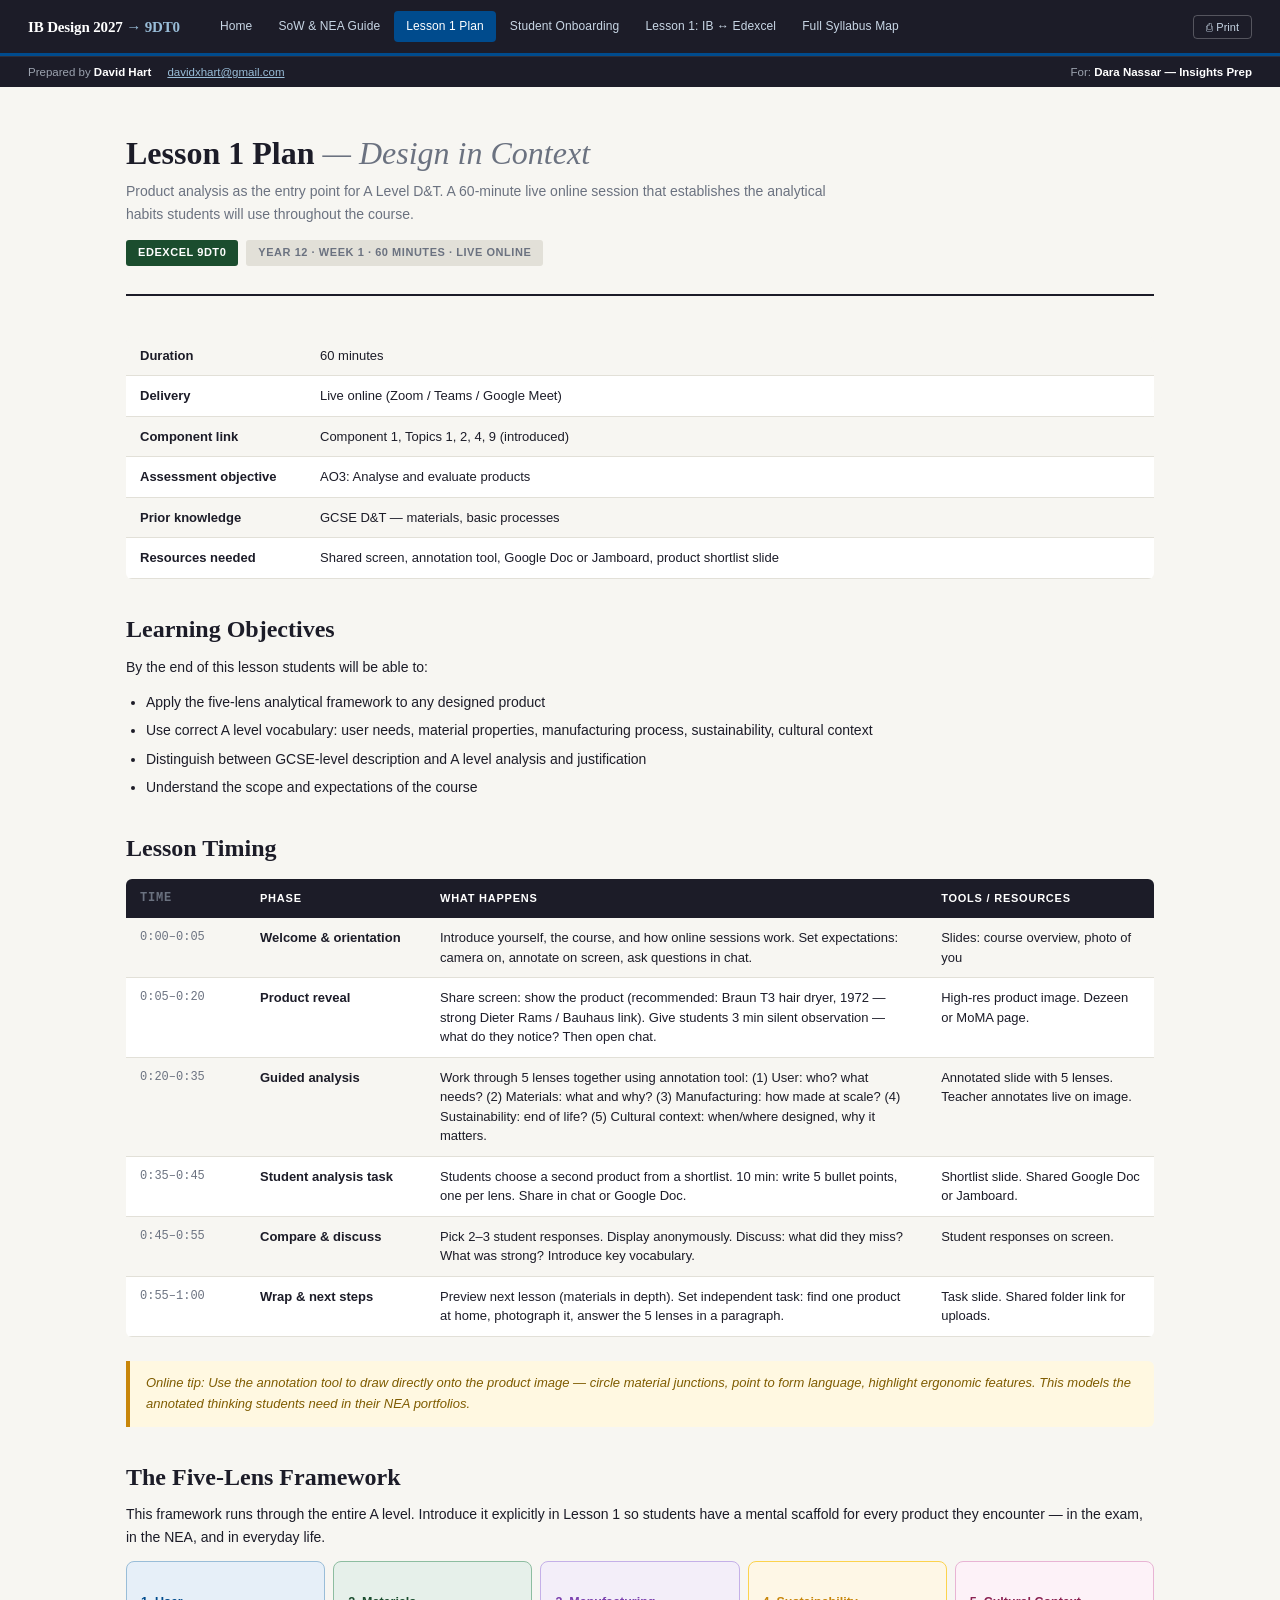
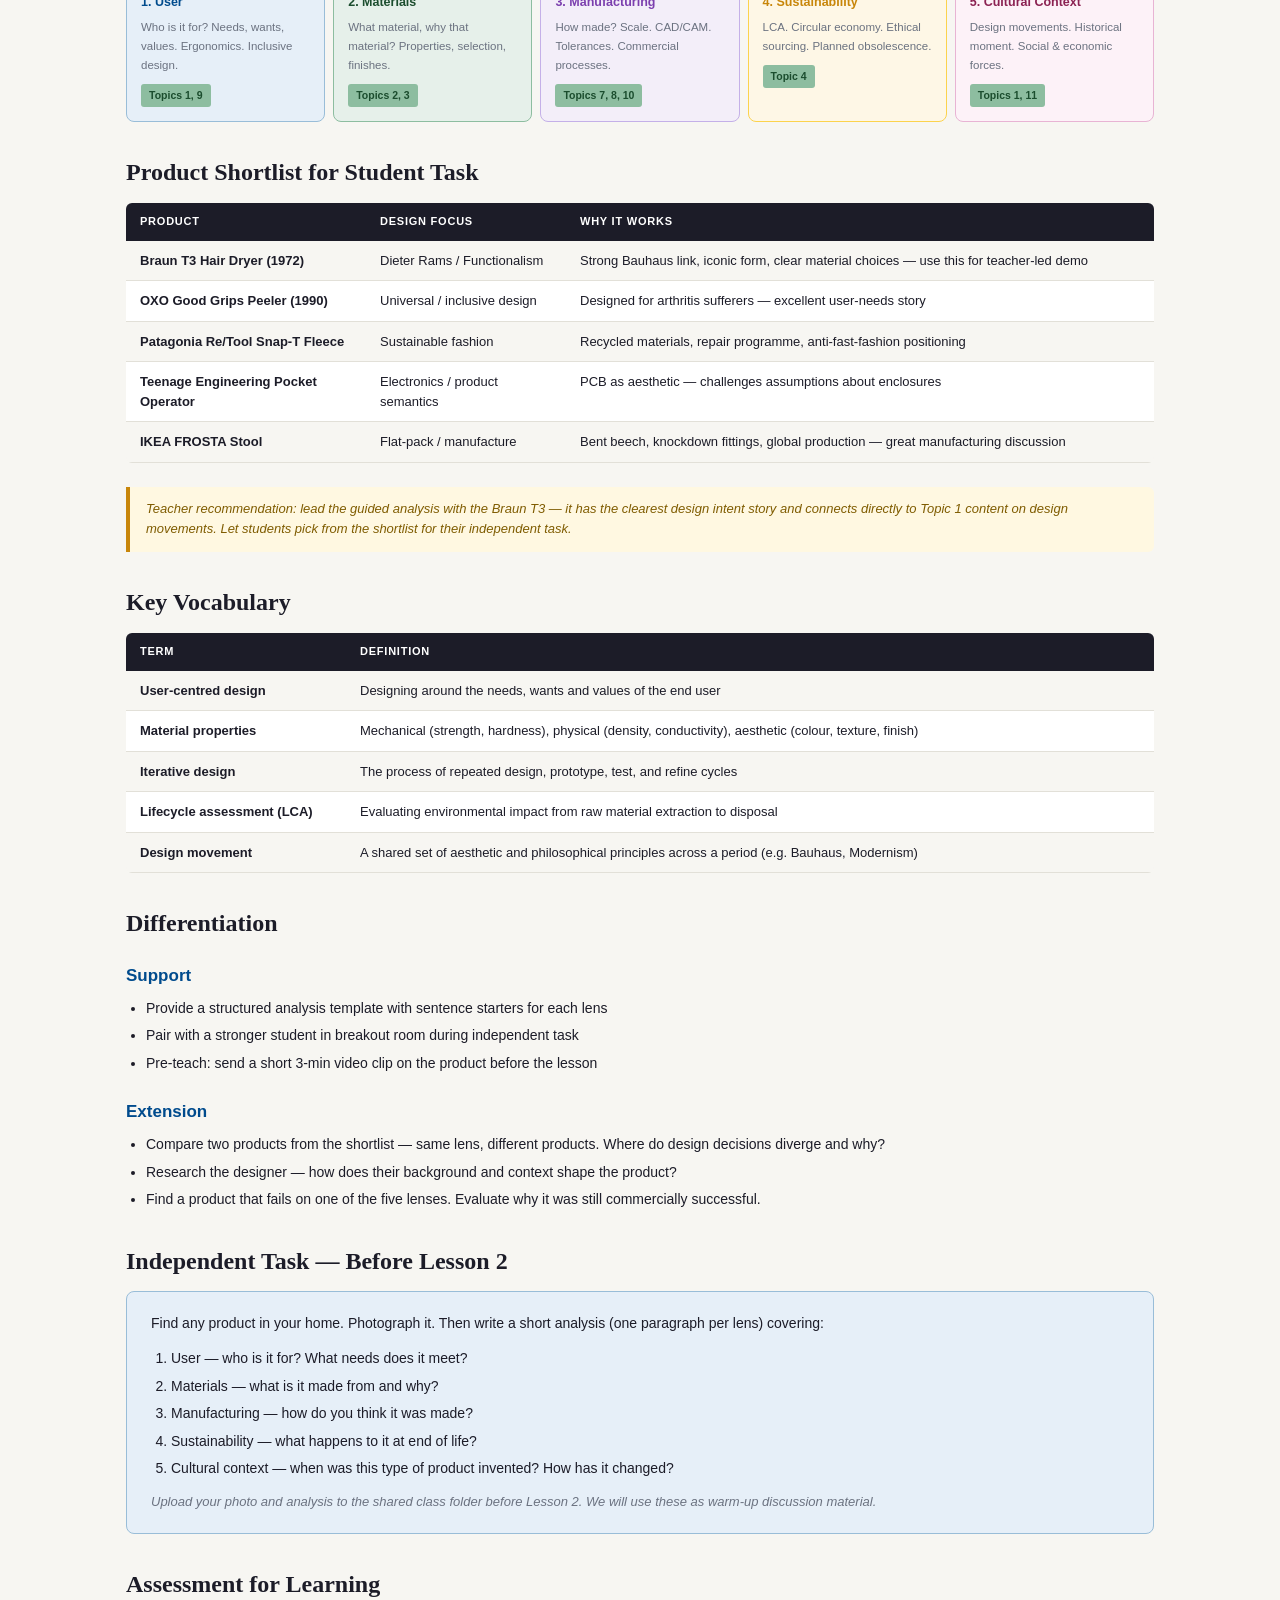
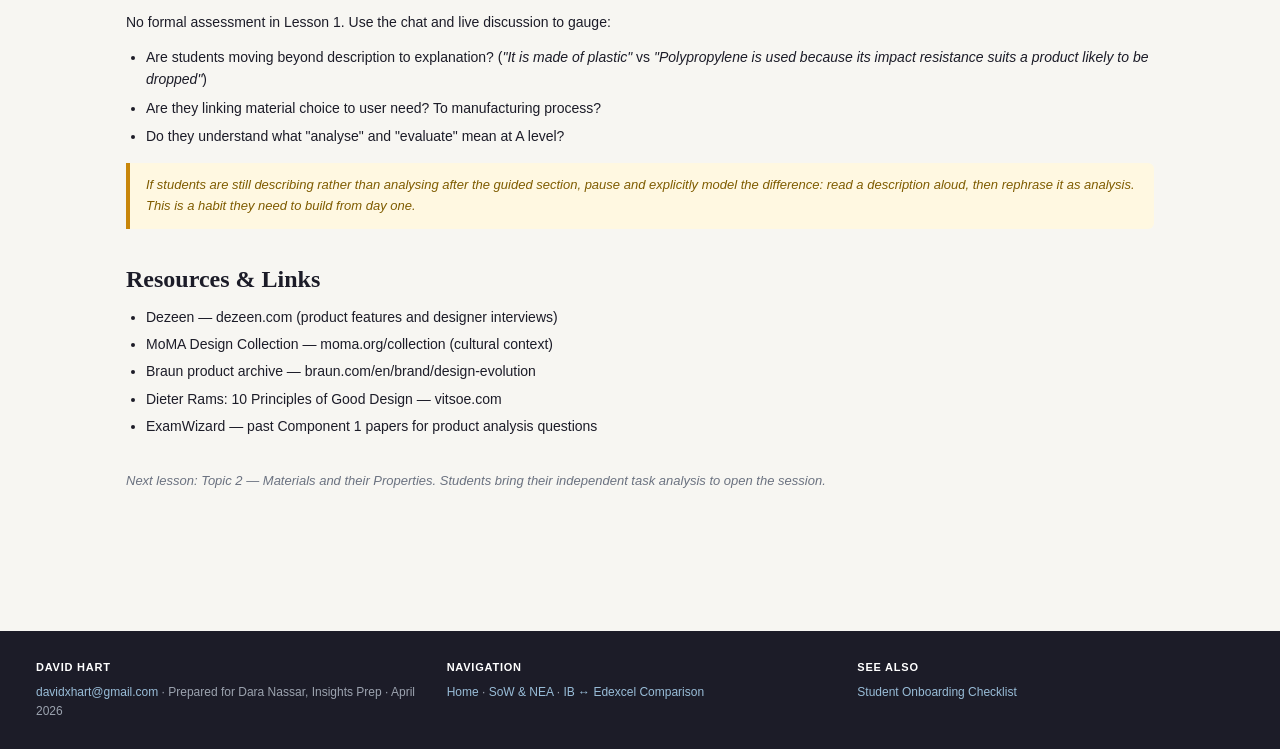
<file: lesson1.html>
<!DOCTYPE html>
<html lang="en">
<head>
<meta charset="UTF-8">
<meta name="viewport" content="width=device-width, initial-scale=1.0">
<title>Lesson 1 Plan — IB Design 2027 → Edexcel 9DT0</title>
<link rel="stylesheet" href="style.css">
</head>
<body>
<script src="nav.js"></script>
<div style="background:#1C1C28;border-top:1px solid rgba(255,255,255,0.08);padding:6px 28px;font-size:11.5px;color:#9CA3AF;display:flex;gap:16px;align-items:center;"><span>Prepared by <strong style="color:#fff">David Hart</strong></span><a href="mailto:davidxhart@gmail.com" style="color:#99BDD8;">davidxhart@gmail.com</a><span style="margin-left:auto;">For: <strong style="color:#fff">Dara Nassar — Insights Prep</strong></span></div>
<div class="page">

  <div class="masthead">
    <h1>Lesson 1 Plan <em>— Design in Context</em></h1>
    <p class="sub">Product analysis as the entry point for A Level D&T. A 60-minute live online session that establishes the analytical habits students will use throughout the course.</p>
    <div class="masthead-badges">
      <span class="badge badge-edx">Edexcel 9DT0</span>
      <span class="badge badge-muted">Year 12 · Week 1 · 60 minutes · Live online</span>
    </div>
  </div>

  <!-- Key info -->
  <div class="tbl-wrap"><table>
    <tbody>
      <tr><td style="width:180px;"><strong>Duration</strong></td><td>60 minutes</td></tr>
      <tr><td><strong>Delivery</strong></td><td>Live online (Zoom / Teams / Google Meet)</td></tr>
      <tr><td><strong>Component link</strong></td><td>Component 1, Topics 1, 2, 4, 9 (introduced)</td></tr>
      <tr><td><strong>Assessment objective</strong></td><td>AO3: Analyse and evaluate products</td></tr>
      <tr><td><strong>Prior knowledge</strong></td><td>GCSE D&T — materials, basic processes</td></tr>
      <tr><td><strong>Resources needed</strong></td><td>Shared screen, annotation tool, Google Doc or Jamboard, product shortlist slide</td></tr>
    </tbody>
  </table></div>

  <h2>Learning Objectives</h2>
  <p>By the end of this lesson students will be able to:</p>
  <ul style="padding-left:20px; margin-bottom:20px;">
    <li style="margin-bottom:6px;">Apply the five-lens analytical framework to any designed product</li>
    <li style="margin-bottom:6px;">Use correct A level vocabulary: user needs, material properties, manufacturing process, sustainability, cultural context</li>
    <li style="margin-bottom:6px;">Distinguish between GCSE-level description and A level analysis and justification</li>
    <li style="margin-bottom:6px;">Understand the scope and expectations of the course</li>
  </ul>

  <h2>Lesson Timing</h2>
  <div class="tbl-wrap"><table>
    <thead><tr><th class="time-col" style="width:120px">Time</th><th style="width:180px">Phase</th><th>What happens</th><th>Tools / Resources</th></tr></thead>
    <tbody>
      <tr>
        <td class="time-col">0:00–0:05</td>
        <td><strong>Welcome & orientation</strong></td>
        <td>Introduce yourself, the course, and how online sessions work. Set expectations: camera on, annotate on screen, ask questions in chat.</td>
        <td>Slides: course overview, photo of you</td>
      </tr>
      <tr>
        <td class="time-col">0:05–0:20</td>
        <td><strong>Product reveal</strong></td>
        <td>Share screen: show the product (recommended: Braun T3 hair dryer, 1972 — strong Dieter Rams / Bauhaus link). Give students 3 min silent observation — what do they notice? Then open chat.</td>
        <td>High-res product image. Dezeen or MoMA page.</td>
      </tr>
      <tr>
        <td class="time-col">0:20–0:35</td>
        <td><strong>Guided analysis</strong></td>
        <td>Work through 5 lenses together using annotation tool: (1) User: who? what needs? (2) Materials: what and why? (3) Manufacturing: how made at scale? (4) Sustainability: end of life? (5) Cultural context: when/where designed, why it matters.</td>
        <td>Annotated slide with 5 lenses. Teacher annotates live on image.</td>
      </tr>
      <tr>
        <td class="time-col">0:35–0:45</td>
        <td><strong>Student analysis task</strong></td>
        <td>Students choose a second product from a shortlist. 10 min: write 5 bullet points, one per lens. Share in chat or Google Doc.</td>
        <td>Shortlist slide. Shared Google Doc or Jamboard.</td>
      </tr>
      <tr>
        <td class="time-col">0:45–0:55</td>
        <td><strong>Compare & discuss</strong></td>
        <td>Pick 2–3 student responses. Display anonymously. Discuss: what did they miss? What was strong? Introduce key vocabulary.</td>
        <td>Student responses on screen.</td>
      </tr>
      <tr>
        <td class="time-col">0:55–1:00</td>
        <td><strong>Wrap & next steps</strong></td>
        <td>Preview next lesson (materials in depth). Set independent task: find one product at home, photograph it, answer the 5 lenses in a paragraph.</td>
        <td>Task slide. Shared folder link for uploads.</td>
      </tr>
    </tbody>
  </table></div>

  <div class="note">Online tip: Use the annotation tool to draw directly onto the product image — circle material junctions, point to form language, highlight ergonomic features. This models the annotated thinking students need in their NEA portfolios.</div>

  <h2>The Five-Lens Framework</h2>
  <p>This framework runs through the entire A level. Introduce it explicitly in Lesson 1 so students have a mental scaffold for every product they encounter — in the exam, in the NEA, and in everyday life.</p>

  <div class="lens-grid">
    <div class="lens-card" style="background:var(--ib-soft); border:1.5px solid var(--ib-mid);">
      <h4 style="color:var(--ib);">1. User</h4>
      <p>Who is it for? Needs, wants, values. Ergonomics. Inclusive design.</p>
      <span class="lens-ref lens-edx-ref">Topics 1, 9</span>
    </div>
    <div class="lens-card" style="background:var(--edx-soft); border:1.5px solid var(--edx-mid);">
      <h4 style="color:var(--edx);">2. Materials</h4>
      <p>What material, why that material? Properties, selection, finishes.</p>
      <span class="lens-ref lens-edx-ref">Topics 2, 3</span>
    </div>
    <div class="lens-card" style="background:var(--c2s); border:1.5px solid #C4B0E8;">
      <h4 style="color:var(--c2);">3. Manufacturing</h4>
      <p>How made? Scale. CAD/CAM. Tolerances. Commercial processes.</p>
      <span class="lens-ref lens-edx-ref">Topics 7, 8, 10</span>
    </div>
    <div class="lens-card" style="background:#FEF7E6; border:1.5px solid #FCD34D;">
      <h4 style="color:var(--gold);">4. Sustainability</h4>
      <p>LCA. Circular economy. Ethical sourcing. Planned obsolescence.</p>
      <span class="lens-ref lens-edx-ref">Topic 4</span>
    </div>
    <div class="lens-card" style="background:#FDF2F8; border:1.5px solid #E8B4D4;">
      <h4 style="color:#8B2252;">5. Cultural Context</h4>
      <p>Design movements. Historical moment. Social & economic forces.</p>
      <span class="lens-ref lens-edx-ref">Topics 1, 11</span>
    </div>
  </div>

  <h2>Product Shortlist for Student Task</h2>
  <div class="tbl-wrap"><table>
    <thead><tr><th style="width:240px">Product</th><th style="width:200px">Design Focus</th><th>Why it works</th></tr></thead>
    <tbody>
      <tr><td><strong>Braun T3 Hair Dryer (1972)</strong></td><td>Dieter Rams / Functionalism</td><td>Strong Bauhaus link, iconic form, clear material choices — use this for teacher-led demo</td></tr>
      <tr><td><strong>OXO Good Grips Peeler (1990)</strong></td><td>Universal / inclusive design</td><td>Designed for arthritis sufferers — excellent user-needs story</td></tr>
      <tr><td><strong>Patagonia Re/Tool Snap-T Fleece</strong></td><td>Sustainable fashion</td><td>Recycled materials, repair programme, anti-fast-fashion positioning</td></tr>
      <tr><td><strong>Teenage Engineering Pocket Operator</strong></td><td>Electronics / product semantics</td><td>PCB as aesthetic — challenges assumptions about enclosures</td></tr>
      <tr><td><strong>IKEA FROSTA Stool</strong></td><td>Flat-pack / manufacture</td><td>Bent beech, knockdown fittings, global production — great manufacturing discussion</td></tr>
    </tbody>
  </table></div>

  <div class="note">Teacher recommendation: lead the guided analysis with the Braun T3 — it has the clearest design intent story and connects directly to Topic 1 content on design movements. Let students pick from the shortlist for their independent task.</div>

  <h2>Key Vocabulary</h2>
  <div class="tbl-wrap"><table>
    <thead><tr><th style="width:220px">Term</th><th>Definition</th></tr></thead>
    <tbody>
      <tr><td><strong>User-centred design</strong></td><td>Designing around the needs, wants and values of the end user</td></tr>
      <tr><td><strong>Material properties</strong></td><td>Mechanical (strength, hardness), physical (density, conductivity), aesthetic (colour, texture, finish)</td></tr>
      <tr><td><strong>Iterative design</strong></td><td>The process of repeated design, prototype, test, and refine cycles</td></tr>
      <tr><td><strong>Lifecycle assessment (LCA)</strong></td><td>Evaluating environmental impact from raw material extraction to disposal</td></tr>
      <tr><td><strong>Design movement</strong></td><td>A shared set of aesthetic and philosophical principles across a period (e.g. Bauhaus, Modernism)</td></tr>
    </tbody>
  </table></div>

  <h2>Differentiation</h2>
  <h3>Support</h3>
  <ul style="padding-left:20px; margin-bottom:16px;">
    <li style="margin-bottom:5px;">Provide a structured analysis template with sentence starters for each lens</li>
    <li style="margin-bottom:5px;">Pair with a stronger student in breakout room during independent task</li>
    <li style="margin-bottom:5px;">Pre-teach: send a short 3-min video clip on the product before the lesson</li>
  </ul>
  <h3>Extension</h3>
  <ul style="padding-left:20px; margin-bottom:16px;">
    <li style="margin-bottom:5px;">Compare two products from the shortlist — same lens, different products. Where do design decisions diverge and why?</li>
    <li style="margin-bottom:5px;">Research the designer — how does their background and context shape the product?</li>
    <li style="margin-bottom:5px;">Find a product that fails on one of the five lenses. Evaluate why it was still commercially successful.</li>
  </ul>

  <h2>Independent Task — Before Lesson 2</h2>
  <div style="background:var(--ib-soft); border:1.5px solid var(--ib-mid); border-radius:8px; padding:20px 24px; margin:16px 0;">
    <p style="margin-bottom:12px;">Find any product in your home. Photograph it. Then write a short analysis (one paragraph per lens) covering:</p>
    <ol style="padding-left:20px; margin-bottom:12px;">
      <li style="margin-bottom:5px;">User — who is it for? What needs does it meet?</li>
      <li style="margin-bottom:5px;">Materials — what is it made from and why?</li>
      <li style="margin-bottom:5px;">Manufacturing — how do you think it was made?</li>
      <li style="margin-bottom:5px;">Sustainability — what happens to it at end of life?</li>
      <li style="margin-bottom:5px;">Cultural context — when was this type of product invented? How has it changed?</li>
    </ol>
    <p style="font-style:italic; color:var(--muted); font-size:13px;">Upload your photo and analysis to the shared class folder before Lesson 2. We will use these as warm-up discussion material.</p>
  </div>

  <h2>Assessment for Learning</h2>
  <p>No formal assessment in Lesson 1. Use the chat and live discussion to gauge:</p>
  <ul style="padding-left:20px;">
    <li style="margin-bottom:6px;">Are students moving beyond description to explanation? (<em>"It is made of plastic"</em> vs <em>"Polypropylene is used because its impact resistance suits a product likely to be dropped"</em>)</li>
    <li style="margin-bottom:6px;">Are they linking material choice to user need? To manufacturing process?</li>
    <li style="margin-bottom:6px;">Do they understand what "analyse" and "evaluate" mean at A level?</li>
  </ul>

  <div class="note">If students are still describing rather than analysing after the guided section, pause and explicitly model the difference: read a description aloud, then rephrase it as analysis. This is a habit they need to build from day one.</div>

  <h2>Resources & Links</h2>
  <ul style="padding-left:20px;">
    <li style="margin-bottom:5px;">Dezeen — dezeen.com (product features and designer interviews)</li>
    <li style="margin-bottom:5px;">MoMA Design Collection — moma.org/collection (cultural context)</li>
    <li style="margin-bottom:5px;">Braun product archive — braun.com/en/brand/design-evolution</li>
    <li style="margin-bottom:5px;">Dieter Rams: 10 Principles of Good Design — vitsoe.com</li>
    <li style="margin-bottom:5px;">ExamWizard — past Component 1 papers for product analysis questions</li>
  </ul>

  <p style="margin-top:32px; font-size:13px; color:var(--muted); font-style:italic;">Next lesson: Topic 2 — Materials and their Properties. Students bring their independent task analysis to open the session.</p>

</div>
<footer class="site-footer">
  <div><strong>David Hart</strong><a href="mailto:davidxhart@gmail.com">davidxhart@gmail.com</a> · Prepared for Dara Nassar, Insights Prep · April 2026</div>
  <div><strong>Navigation</strong><a href="index.html">Home</a> · <a href="sow.html">SoW & NEA</a> · <a href="lesson1-comparison.html">IB ↔ Edexcel Comparison</a></div>
  <div><strong>See also</strong><a href="onboarding.html">Student Onboarding Checklist</a></div>
</footer>
</body>
</html>
</file>
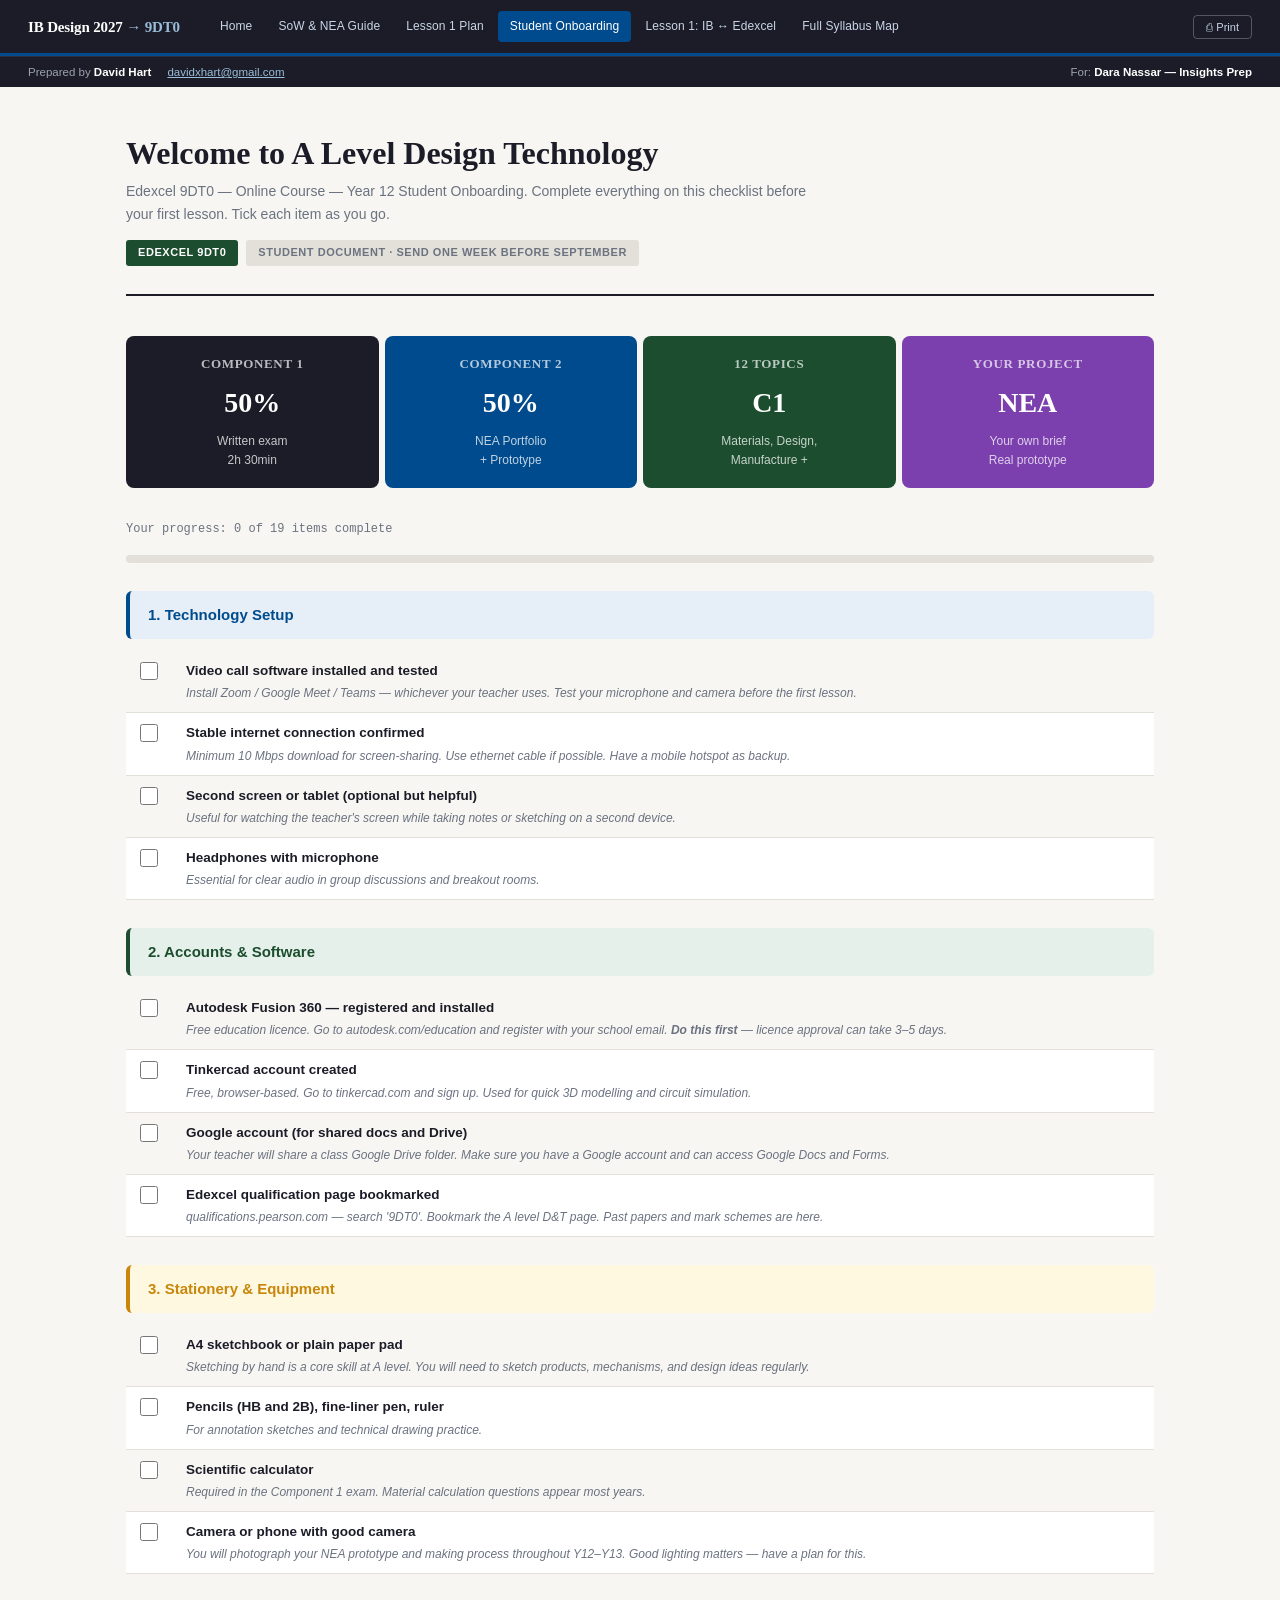
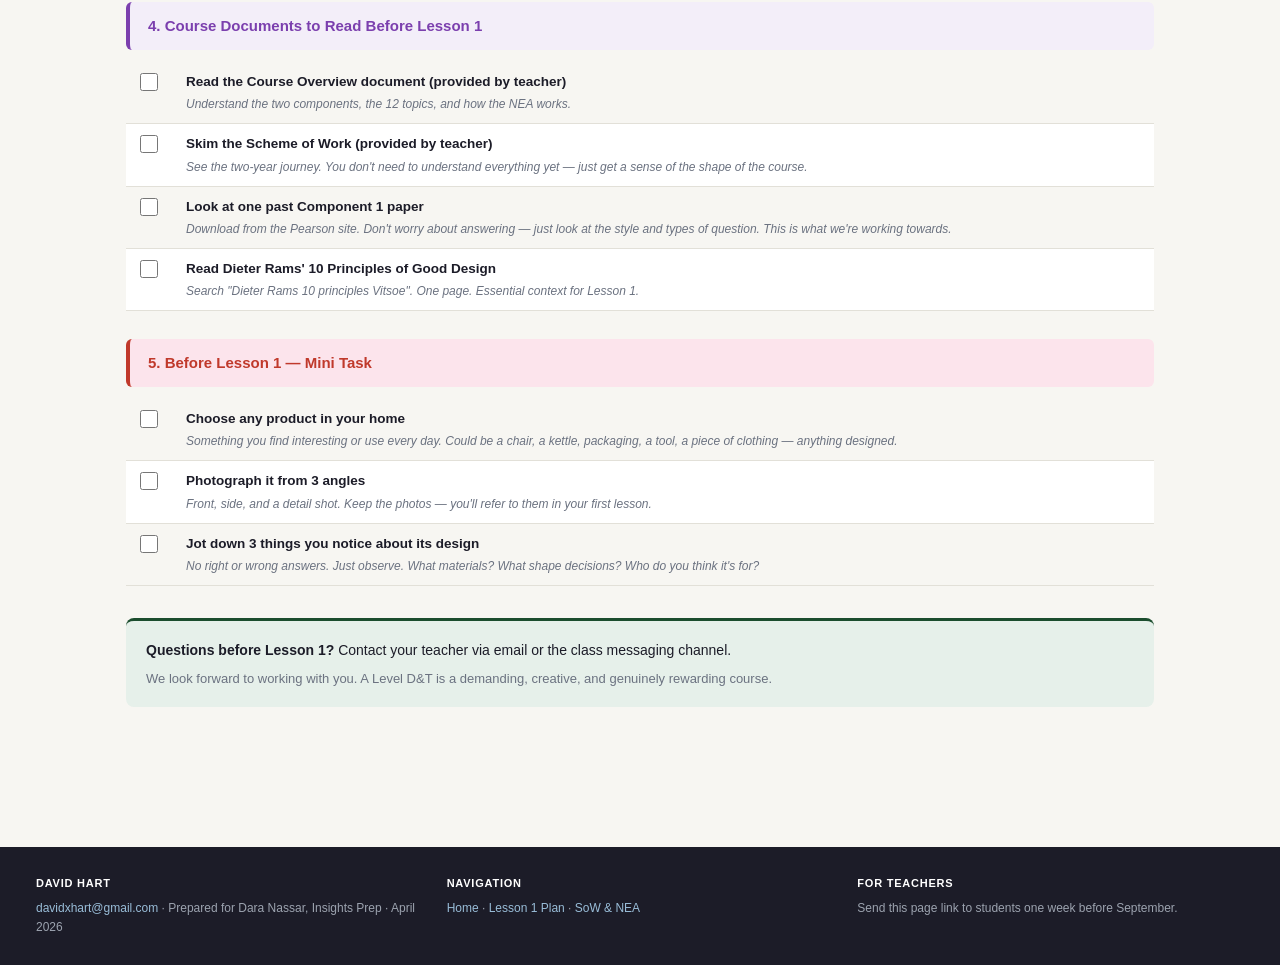
<file: onboarding.html>
<!DOCTYPE html>
<html lang="en">
<head>
<meta charset="UTF-8">
<meta name="viewport" content="width=device-width, initial-scale=1.0">
<title>Student Onboarding — IB Design 2027 → Edexcel 9DT0</title>
<link rel="stylesheet" href="style.css">
<style>
  .check-box { font-size: 20px; user-select: none; cursor: pointer; }
  .check-box input[type="checkbox"] { width: 18px; height: 18px; cursor: pointer; accent-color: var(--ib); }
  .section-bar {
    display: flex; align-items: center; gap: 12px;
    padding: 12px 18px; border-radius: 6px; margin: 28px 0 12px;
  }
  .section-bar h3 { margin: 0; font-size: 15px; }
  .progress-bar { background: var(--rule); border-radius: 4px; height: 8px; margin: 16px 0 24px; overflow: hidden; }
  .progress-fill { background: var(--ib); height: 100%; border-radius: 4px; transition: width 0.3s; }
  .progress-label { font-size: 12px; color: var(--muted); margin-bottom: 6px; font-family: var(--mono); }
</style>
</head>
<body>
<script src="nav.js"></script>
<div style="background:#1C1C28;border-top:1px solid rgba(255,255,255,0.08);padding:6px 28px;font-size:11.5px;color:#9CA3AF;display:flex;gap:16px;align-items:center;"><span>Prepared by <strong style="color:#fff">David Hart</strong></span><a href="mailto:davidxhart@gmail.com" style="color:#99BDD8;">davidxhart@gmail.com</a><span style="margin-left:auto;">For: <strong style="color:#fff">Dara Nassar — Insights Prep</strong></span></div>
<div class="page">

  <div class="masthead">
    <h1>Welcome to A Level Design Technology</h1>
    <p class="sub">Edexcel 9DT0 — Online Course — Year 12 Student Onboarding. Complete everything on this checklist before your first lesson. Tick each item as you go.</p>
    <div class="masthead-badges">
      <span class="badge badge-edx">Edexcel 9DT0</span>
      <span class="badge badge-muted">Student document · Send one week before September</span>
    </div>
  </div>

  <!-- Course at a glance -->
  <div style="display:grid; grid-template-columns:repeat(4,1fr); gap:6px; margin-bottom:32px;">
    <div style="background:var(--ink); color:#fff; border-radius:8px; padding:18px 14px; text-align:center;">
      <div style="font-family:var(--serif); font-size:13px; font-weight:700; margin-bottom:6px; opacity:0.7; text-transform:uppercase; letter-spacing:0.05em;">Component 1</div>
      <div style="font-size:28px; font-weight:700; font-family:var(--serif);">50%</div>
      <div style="font-size:12px; margin-top:6px; opacity:0.75;">Written exam<br>2h 30min</div>
    </div>
    <div style="background:var(--ib); color:#fff; border-radius:8px; padding:18px 14px; text-align:center;">
      <div style="font-family:var(--serif); font-size:13px; font-weight:700; margin-bottom:6px; opacity:0.7; text-transform:uppercase; letter-spacing:0.05em;">Component 2</div>
      <div style="font-size:28px; font-weight:700; font-family:var(--serif);">50%</div>
      <div style="font-size:12px; margin-top:6px; opacity:0.75;">NEA Portfolio<br>+ Prototype</div>
    </div>
    <div style="background:var(--edx); color:#fff; border-radius:8px; padding:18px 14px; text-align:center;">
      <div style="font-family:var(--serif); font-size:13px; font-weight:700; margin-bottom:6px; opacity:0.7; text-transform:uppercase; letter-spacing:0.05em;">12 Topics</div>
      <div style="font-size:28px; font-weight:700; font-family:var(--serif);">C1</div>
      <div style="font-size:12px; margin-top:6px; opacity:0.75;">Materials, Design,<br>Manufacture +</div>
    </div>
    <div style="background:var(--c2); color:#fff; border-radius:8px; padding:18px 14px; text-align:center;">
      <div style="font-family:var(--serif); font-size:13px; font-weight:700; margin-bottom:6px; opacity:0.7; text-transform:uppercase; letter-spacing:0.05em;">Your Project</div>
      <div style="font-size:28px; font-weight:700; font-family:var(--serif);">NEA</div>
      <div style="font-size:12px; margin-top:6px; opacity:0.75;">Your own brief<br>Real prototype</div>
    </div>
  </div>

  <!-- Progress -->
  <div class="progress-label">Your progress: <span id="prog-count">0</span> of <span id="prog-total">0</span> items complete</div>
  <div class="progress-bar"><div class="progress-fill" id="prog-fill" style="width:0%"></div></div>

  <!-- Section 1 -->
  <div class="section-bar" style="background:var(--ib-soft); border-left:4px solid var(--ib);">
    <h3 style="color:var(--ib);">1. Technology Setup</h3>
  </div>
  <table class="check-table">
    <tbody>
      <tr><td class="check-box"><input type="checkbox" onchange="updateProgress()"></td><td><div class="item-title">Video call software installed and tested</div><div class="item-detail">Install Zoom / Google Meet / Teams — whichever your teacher uses. Test your microphone and camera before the first lesson.</div></td></tr>
      <tr><td class="check-box"><input type="checkbox" onchange="updateProgress()"></td><td><div class="item-title">Stable internet connection confirmed</div><div class="item-detail">Minimum 10 Mbps download for screen-sharing. Use ethernet cable if possible. Have a mobile hotspot as backup.</div></td></tr>
      <tr><td class="check-box"><input type="checkbox" onchange="updateProgress()"></td><td><div class="item-title">Second screen or tablet (optional but helpful)</div><div class="item-detail">Useful for watching the teacher's screen while taking notes or sketching on a second device.</div></td></tr>
      <tr><td class="check-box"><input type="checkbox" onchange="updateProgress()"></td><td><div class="item-title">Headphones with microphone</div><div class="item-detail">Essential for clear audio in group discussions and breakout rooms.</div></td></tr>
    </tbody>
  </table>

  <!-- Section 2 -->
  <div class="section-bar" style="background:var(--edx-soft); border-left:4px solid var(--edx);">
    <h3 style="color:var(--edx);">2. Accounts & Software</h3>
  </div>
  <table class="check-table">
    <tbody>
      <tr><td class="check-box"><input type="checkbox" onchange="updateProgress()"></td><td><div class="item-title">Autodesk Fusion 360 — registered and installed</div><div class="item-detail">Free education licence. Go to autodesk.com/education and register with your school email. <strong>Do this first</strong> — licence approval can take 3–5 days.</div></td></tr>
      <tr><td class="check-box"><input type="checkbox" onchange="updateProgress()"></td><td><div class="item-title">Tinkercad account created</div><div class="item-detail">Free, browser-based. Go to tinkercad.com and sign up. Used for quick 3D modelling and circuit simulation.</div></td></tr>
      <tr><td class="check-box"><input type="checkbox" onchange="updateProgress()"></td><td><div class="item-title">Google account (for shared docs and Drive)</div><div class="item-detail">Your teacher will share a class Google Drive folder. Make sure you have a Google account and can access Google Docs and Forms.</div></td></tr>
      <tr><td class="check-box"><input type="checkbox" onchange="updateProgress()"></td><td><div class="item-title">Edexcel qualification page bookmarked</div><div class="item-detail">qualifications.pearson.com — search '9DT0'. Bookmark the A level D&T page. Past papers and mark schemes are here.</div></td></tr>
    </tbody>
  </table>

  <!-- Section 3 -->
  <div class="section-bar" style="background:#FFF8E1; border-left:4px solid var(--gold);">
    <h3 style="color:var(--gold);">3. Stationery & Equipment</h3>
  </div>
  <table class="check-table">
    <tbody>
      <tr><td class="check-box"><input type="checkbox" onchange="updateProgress()"></td><td><div class="item-title">A4 sketchbook or plain paper pad</div><div class="item-detail">Sketching by hand is a core skill at A level. You will need to sketch products, mechanisms, and design ideas regularly.</div></td></tr>
      <tr><td class="check-box"><input type="checkbox" onchange="updateProgress()"></td><td><div class="item-title">Pencils (HB and 2B), fine-liner pen, ruler</div><div class="item-detail">For annotation sketches and technical drawing practice.</div></td></tr>
      <tr><td class="check-box"><input type="checkbox" onchange="updateProgress()"></td><td><div class="item-title">Scientific calculator</div><div class="item-detail">Required in the Component 1 exam. Material calculation questions appear most years.</div></td></tr>
      <tr><td class="check-box"><input type="checkbox" onchange="updateProgress()"></td><td><div class="item-title">Camera or phone with good camera</div><div class="item-detail">You will photograph your NEA prototype and making process throughout Y12–Y13. Good lighting matters — have a plan for this.</div></td></tr>
    </tbody>
  </table>

  <!-- Section 4 -->
  <div class="section-bar" style="background:var(--c2s); border-left:4px solid var(--c2);">
    <h3 style="color:var(--c2);">4. Course Documents to Read Before Lesson 1</h3>
  </div>
  <table class="check-table">
    <tbody>
      <tr><td class="check-box"><input type="checkbox" onchange="updateProgress()"></td><td><div class="item-title">Read the Course Overview document (provided by teacher)</div><div class="item-detail">Understand the two components, the 12 topics, and how the NEA works.</div></td></tr>
      <tr><td class="check-box"><input type="checkbox" onchange="updateProgress()"></td><td><div class="item-title">Skim the Scheme of Work (provided by teacher)</div><div class="item-detail">See the two-year journey. You don't need to understand everything yet — just get a sense of the shape of the course.</div></td></tr>
      <tr><td class="check-box"><input type="checkbox" onchange="updateProgress()"></td><td><div class="item-title">Look at one past Component 1 paper</div><div class="item-detail">Download from the Pearson site. Don't worry about answering — just look at the style and types of question. This is what we're working towards.</div></td></tr>
      <tr><td class="check-box"><input type="checkbox" onchange="updateProgress()"></td><td><div class="item-title">Read Dieter Rams' 10 Principles of Good Design</div><div class="item-detail">Search "Dieter Rams 10 principles Vitsoe". One page. Essential context for Lesson 1.</div></td></tr>
    </tbody>
  </table>

  <!-- Section 5 -->
  <div class="section-bar" style="background:#FCE4EC; border-left:4px solid #C0392B;">
    <h3 style="color:#C0392B;">5. Before Lesson 1 — Mini Task</h3>
  </div>
  <table class="check-table">
    <tbody>
      <tr><td class="check-box"><input type="checkbox" onchange="updateProgress()"></td><td><div class="item-title">Choose any product in your home</div><div class="item-detail">Something you find interesting or use every day. Could be a chair, a kettle, packaging, a tool, a piece of clothing — anything designed.</div></td></tr>
      <tr><td class="check-box"><input type="checkbox" onchange="updateProgress()"></td><td><div class="item-title">Photograph it from 3 angles</div><div class="item-detail">Front, side, and a detail shot. Keep the photos — you'll refer to them in your first lesson.</div></td></tr>
      <tr><td class="check-box"><input type="checkbox" onchange="updateProgress()"></td><td><div class="item-title">Jot down 3 things you notice about its design</div><div class="item-detail">No right or wrong answers. Just observe. What materials? What shape decisions? Who do you think it's for?</div></td></tr>
    </tbody>
  </table>

  <div style="margin-top:32px; padding:18px 20px; background:var(--edx-soft); border-radius:8px; border-top:3px solid var(--edx);">
    <p style="margin-bottom:6px; font-size:14px;"><strong>Questions before Lesson 1?</strong> Contact your teacher via email or the class messaging channel.</p>
    <p style="font-size:13px; color:var(--muted); margin:0;">We look forward to working with you. A Level D&T is a demanding, creative, and genuinely rewarding course.</p>
  </div>

</div>

<script>
function updateProgress() {
  var boxes = document.querySelectorAll('input[type="checkbox"]');
  var checked = document.querySelectorAll('input[type="checkbox"]:checked').length;
  document.getElementById('prog-count').textContent = checked;
  document.getElementById('prog-total').textContent = boxes.length;
  document.getElementById('prog-fill').style.width = Math.round(checked / boxes.length * 100) + '%';
}
updateProgress();
</script>

<footer class="site-footer">
  <div><strong>David Hart</strong><a href="mailto:davidxhart@gmail.com">davidxhart@gmail.com</a> · Prepared for Dara Nassar, Insights Prep · April 2026</div>
  <div><strong>Navigation</strong><a href="index.html">Home</a> · <a href="lesson1.html">Lesson 1 Plan</a> · <a href="sow.html">SoW & NEA</a></div>
  <div><strong>For teachers</strong>Send this page link to students one week before September.</div>
</footer>
</body>
</html>
</file>
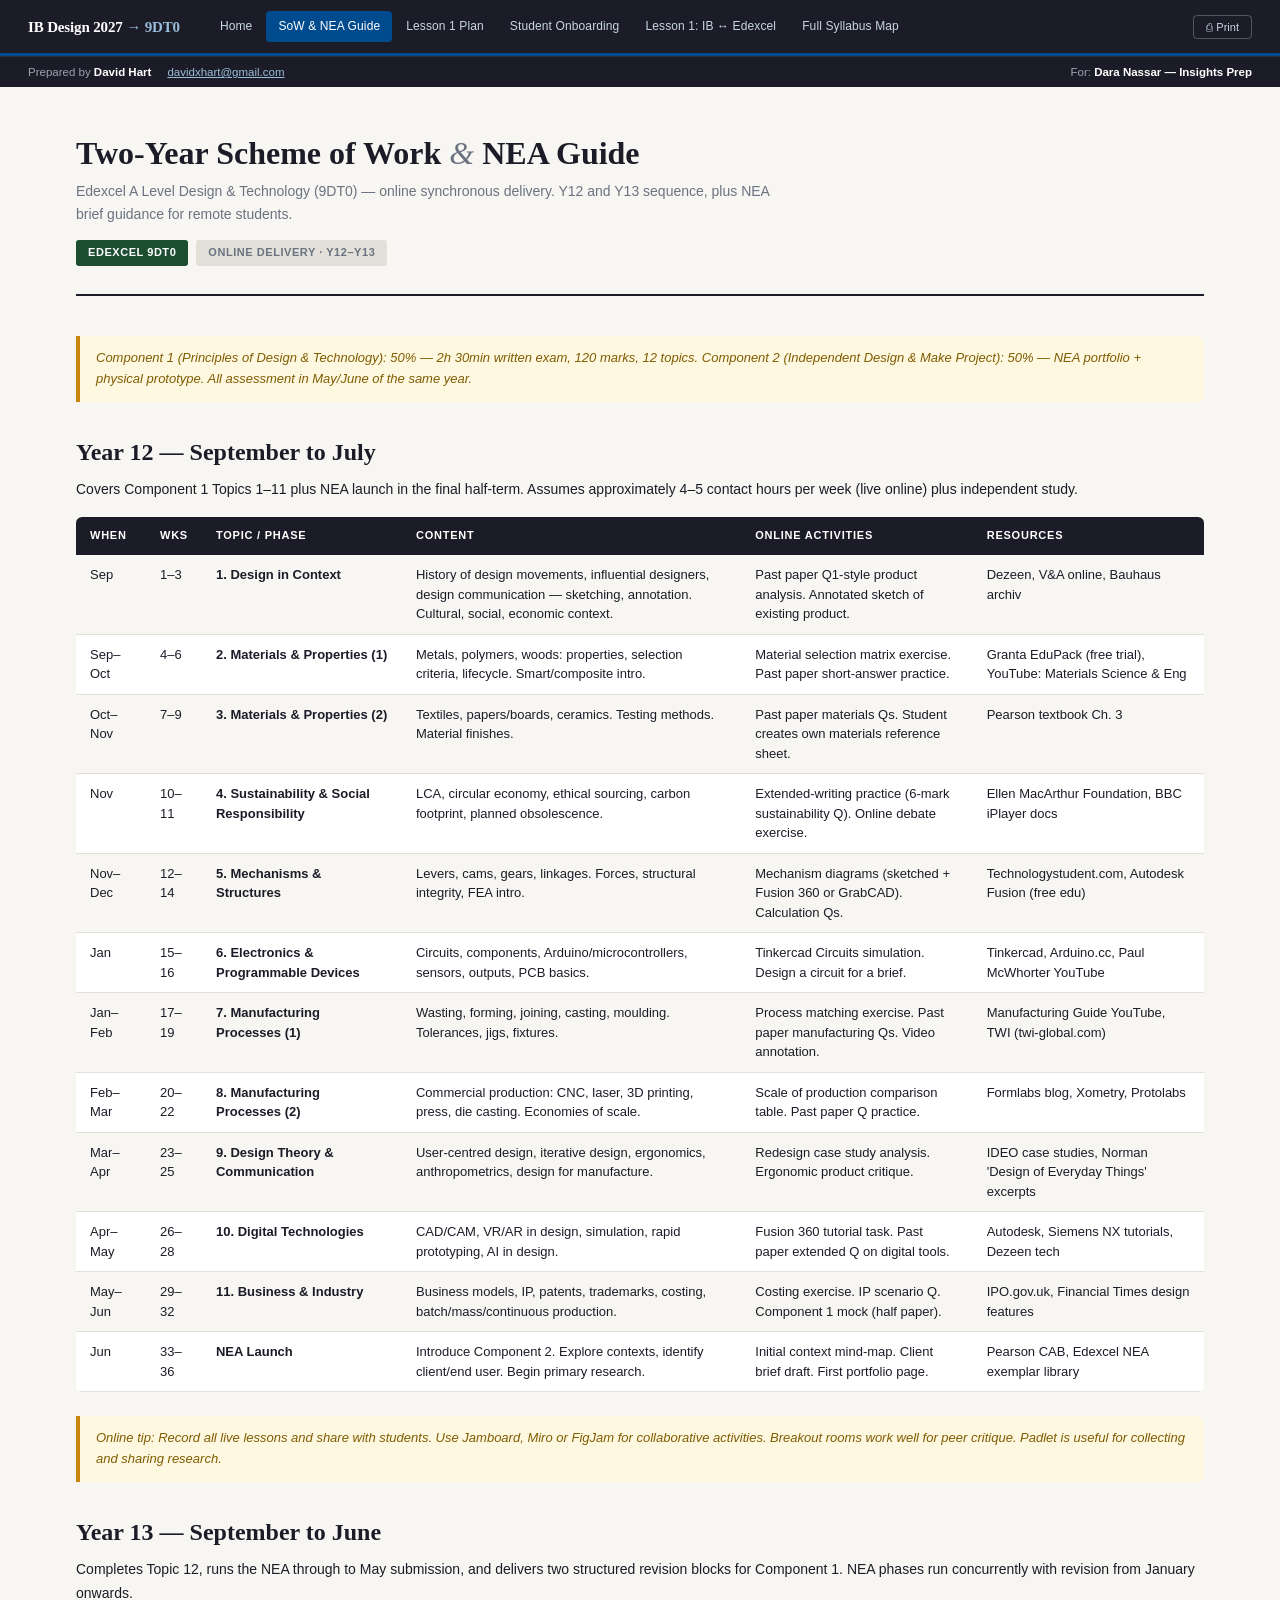
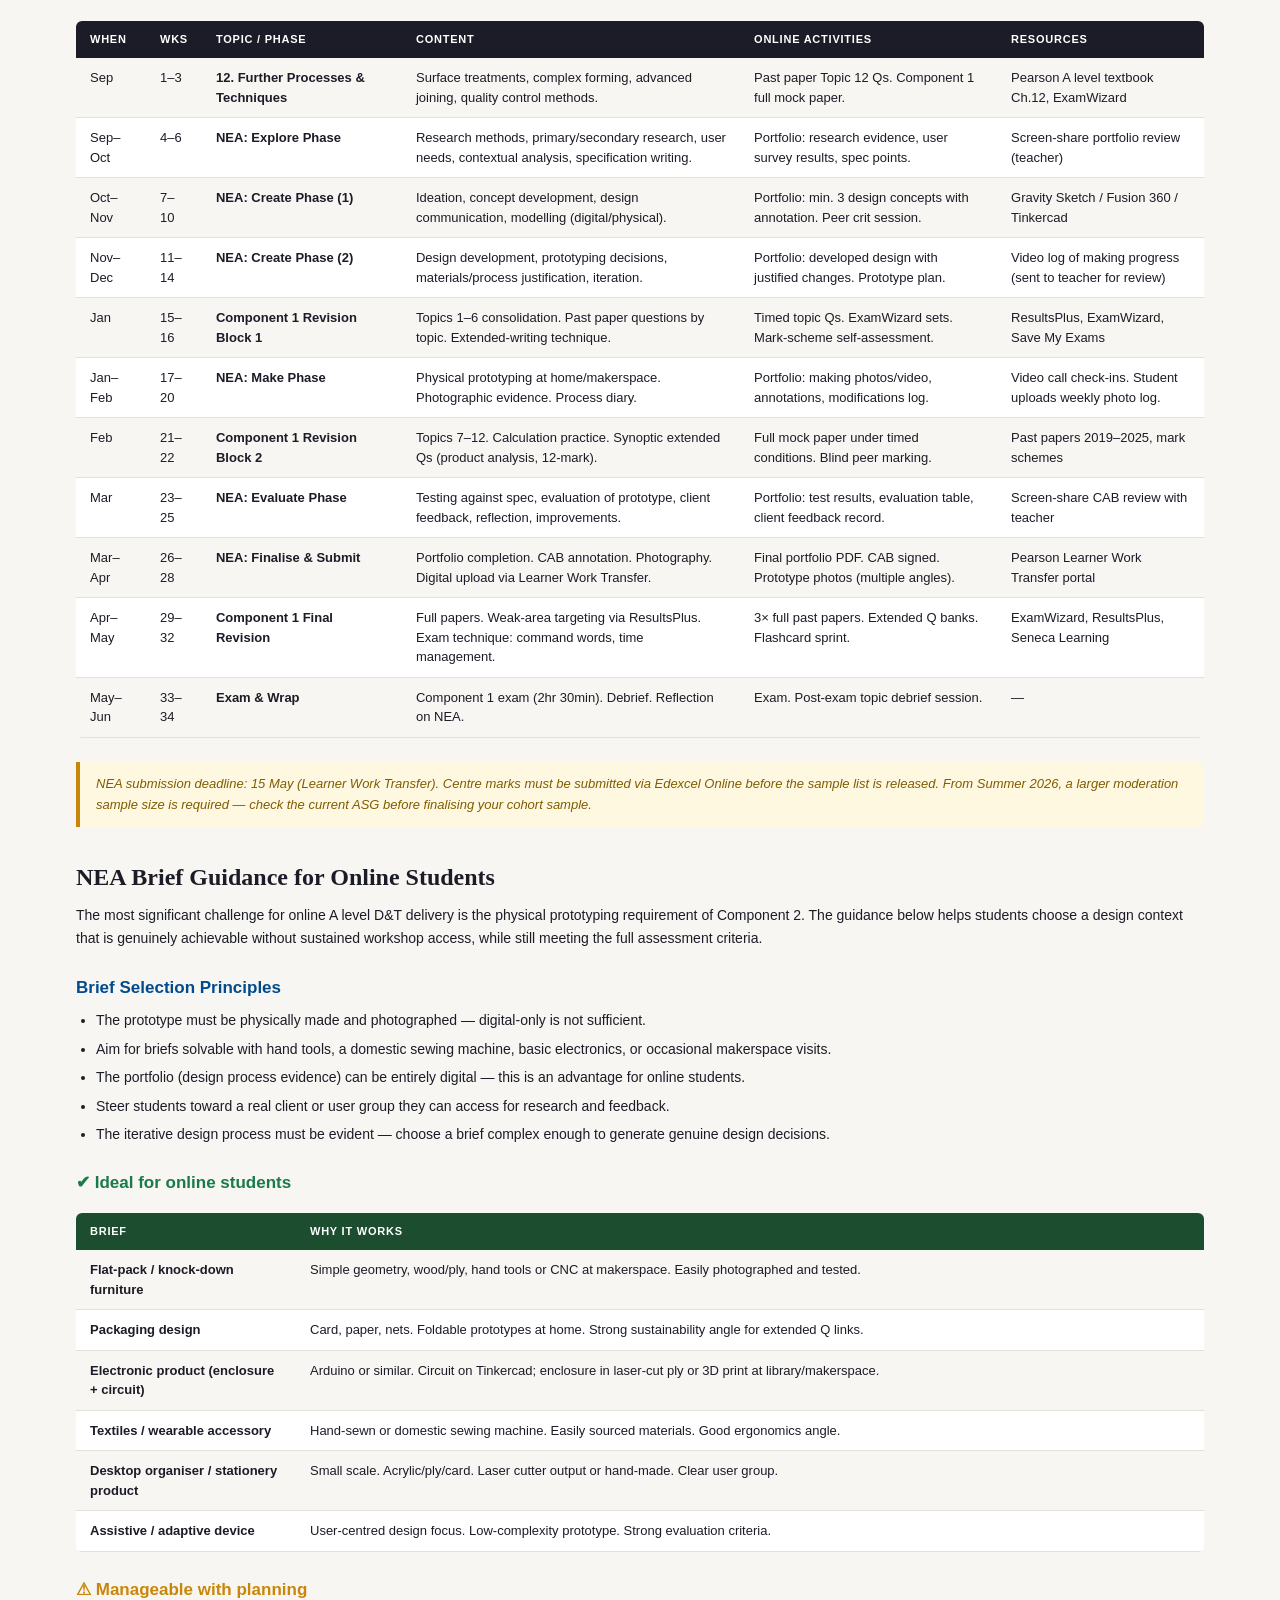
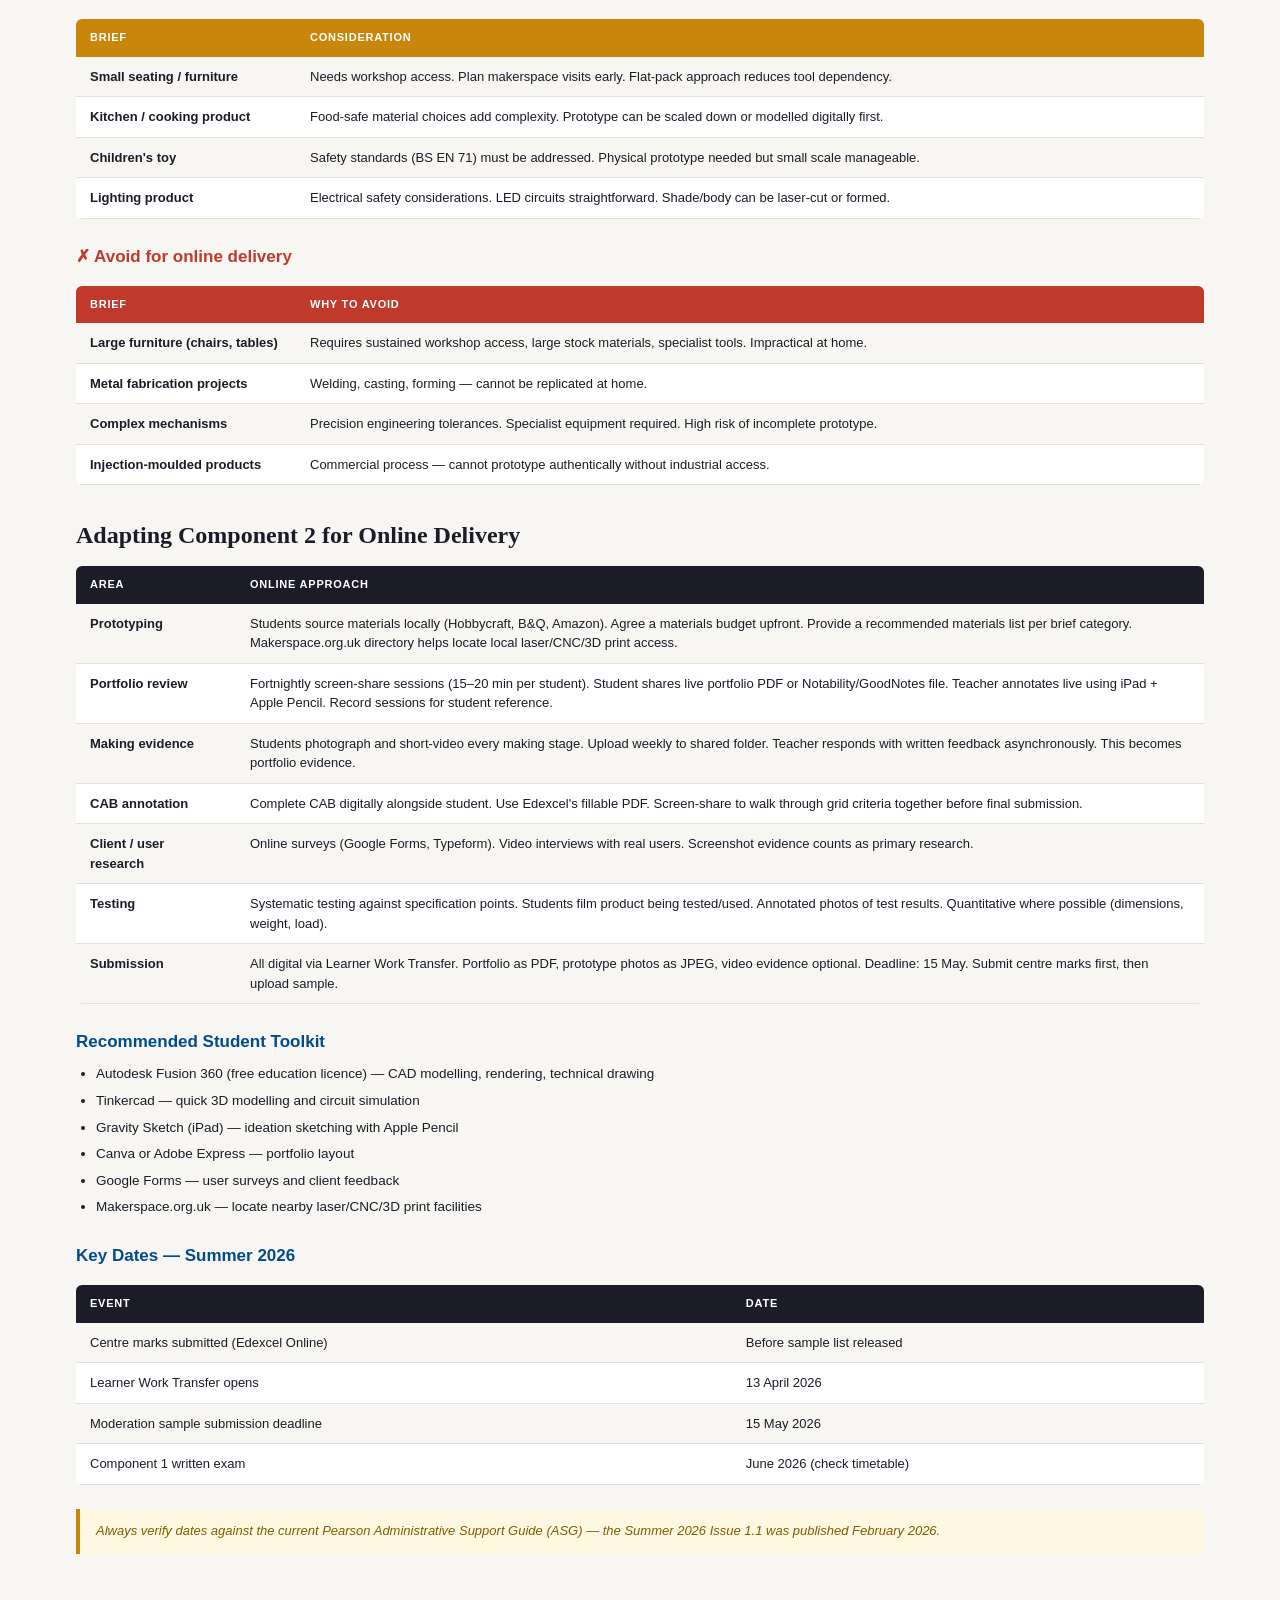
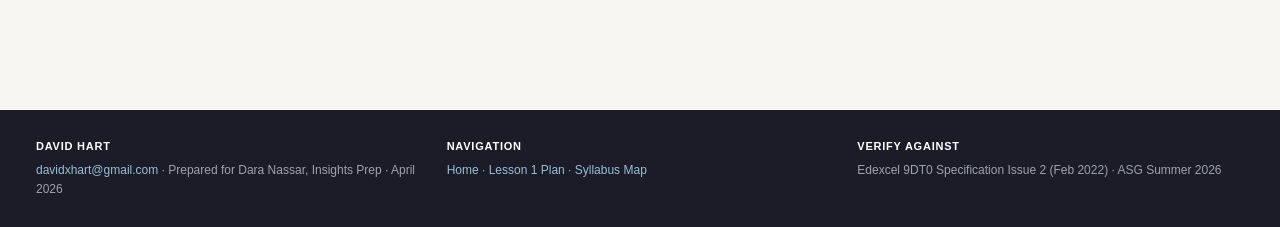
<file: sow.html>
<!DOCTYPE html>
<html lang="en">
<head>
<meta charset="UTF-8">
<meta name="viewport" content="width=device-width, initial-scale=1.0">
<title>Two-Year SoW & NEA Guide — IB Design 2027 → Edexcel 9DT0</title>
<link rel="stylesheet" href="style.css">
</head>
<body>
<script src="nav.js"></script>
<div style="background:#1C1C28;border-top:1px solid rgba(255,255,255,0.08);padding:6px 28px;font-size:11.5px;color:#9CA3AF;display:flex;gap:16px;align-items:center;"><span>Prepared by <strong style="color:#fff">David Hart</strong></span><a href="mailto:davidxhart@gmail.com" style="color:#99BDD8;">davidxhart@gmail.com</a><span style="margin-left:auto;">For: <strong style="color:#fff">Dara Nassar — Insights Prep</strong></span></div>
<div class="page-wide">

  <div class="masthead">
    <h1>Two-Year Scheme of Work <em>&</em> NEA Guide</h1>
    <p class="sub">Edexcel A Level Design & Technology (9DT0) — online synchronous delivery. Y12 and Y13 sequence, plus NEA brief guidance for remote students.</p>
    <div class="masthead-badges">
      <span class="badge badge-edx">Edexcel 9DT0</span>
      <span class="badge badge-muted">Online delivery · Y12–Y13</span>
    </div>
  </div>

  <div class="note">Component 1 (Principles of Design & Technology): 50% — 2h 30min written exam, 120 marks, 12 topics. Component 2 (Independent Design & Make Project): 50% — NEA portfolio + physical prototype. All assessment in May/June of the same year.</div>

  <!-- Y12 -->
  <h2>Year 12 — September to July</h2>
  <p>Covers Component 1 Topics 1–11 plus NEA launch in the final half-term. Assumes approximately 4–5 contact hours per week (live online) plus independent study.</p>

  <div class="tbl-wrap">
  <table>
    <thead>
      <tr>
        <th style="width:70px">When</th>
        <th style="width:50px">Wks</th>
        <th style="width:200px">Topic / Phase</th>
        <th>Content</th>
        <th>Online Activities</th>
        <th>Resources</th>
      </tr>
    </thead>
    <tbody>
      <tr><td>Sep</td><td>1–3</td><td><strong>1. Design in Context</strong></td><td>History of design movements, influential designers, design communication — sketching, annotation. Cultural, social, economic context.</td><td>Past paper Q1-style product analysis. Annotated sketch of existing product.</td><td>Dezeen, V&amp;A online, Bauhaus archiv</td></tr>
      <tr><td>Sep–Oct</td><td>4–6</td><td><strong>2. Materials &amp; Properties (1)</strong></td><td>Metals, polymers, woods: properties, selection criteria, lifecycle. Smart/composite intro.</td><td>Material selection matrix exercise. Past paper short-answer practice.</td><td>Granta EduPack (free trial), YouTube: Materials Science &amp; Eng</td></tr>
      <tr><td>Oct–Nov</td><td>7–9</td><td><strong>3. Materials &amp; Properties (2)</strong></td><td>Textiles, papers/boards, ceramics. Testing methods. Material finishes.</td><td>Past paper materials Qs. Student creates own materials reference sheet.</td><td>Pearson textbook Ch. 3</td></tr>
      <tr><td>Nov</td><td>10–11</td><td><strong>4. Sustainability &amp; Social Responsibility</strong></td><td>LCA, circular economy, ethical sourcing, carbon footprint, planned obsolescence.</td><td>Extended-writing practice (6-mark sustainability Q). Online debate exercise.</td><td>Ellen MacArthur Foundation, BBC iPlayer docs</td></tr>
      <tr><td>Nov–Dec</td><td>12–14</td><td><strong>5. Mechanisms &amp; Structures</strong></td><td>Levers, cams, gears, linkages. Forces, structural integrity, FEA intro.</td><td>Mechanism diagrams (sketched + Fusion 360 or GrabCAD). Calculation Qs.</td><td>Technologystudent.com, Autodesk Fusion (free edu)</td></tr>
      <tr><td>Jan</td><td>15–16</td><td><strong>6. Electronics &amp; Programmable Devices</strong></td><td>Circuits, components, Arduino/microcontrollers, sensors, outputs, PCB basics.</td><td>Tinkercad Circuits simulation. Design a circuit for a brief.</td><td>Tinkercad, Arduino.cc, Paul McWhorter YouTube</td></tr>
      <tr><td>Jan–Feb</td><td>17–19</td><td><strong>7. Manufacturing Processes (1)</strong></td><td>Wasting, forming, joining, casting, moulding. Tolerances, jigs, fixtures.</td><td>Process matching exercise. Past paper manufacturing Qs. Video annotation.</td><td>Manufacturing Guide YouTube, TWI (twi-global.com)</td></tr>
      <tr><td>Feb–Mar</td><td>20–22</td><td><strong>8. Manufacturing Processes (2)</strong></td><td>Commercial production: CNC, laser, 3D printing, press, die casting. Economies of scale.</td><td>Scale of production comparison table. Past paper Q practice.</td><td>Formlabs blog, Xometry, Protolabs</td></tr>
      <tr><td>Mar–Apr</td><td>23–25</td><td><strong>9. Design Theory &amp; Communication</strong></td><td>User-centred design, iterative design, ergonomics, anthropometrics, design for manufacture.</td><td>Redesign case study analysis. Ergonomic product critique.</td><td>IDEO case studies, Norman 'Design of Everyday Things' excerpts</td></tr>
      <tr><td>Apr–May</td><td>26–28</td><td><strong>10. Digital Technologies</strong></td><td>CAD/CAM, VR/AR in design, simulation, rapid prototyping, AI in design.</td><td>Fusion 360 tutorial task. Past paper extended Q on digital tools.</td><td>Autodesk, Siemens NX tutorials, Dezeen tech</td></tr>
      <tr><td>May–Jun</td><td>29–32</td><td><strong>11. Business &amp; Industry</strong></td><td>Business models, IP, patents, trademarks, costing, batch/mass/continuous production.</td><td>Costing exercise. IP scenario Q. Component 1 mock (half paper).</td><td>IPO.gov.uk, Financial Times design features</td></tr>
      <tr><td>Jun</td><td>33–36</td><td><strong>NEA Launch</strong></td><td>Introduce Component 2. Explore contexts, identify client/end user. Begin primary research.</td><td>Initial context mind-map. Client brief draft. First portfolio page.</td><td>Pearson CAB, Edexcel NEA exemplar library</td></tr>
    </tbody>
  </table>
  </div>

  <div class="note">Online tip: Record all live lessons and share with students. Use Jamboard, Miro or FigJam for collaborative activities. Breakout rooms work well for peer critique. Padlet is useful for collecting and sharing research.</div>

  <!-- Y13 -->
  <h2>Year 13 — September to June</h2>
  <p>Completes Topic 12, runs the NEA through to May submission, and delivers two structured revision blocks for Component 1. NEA phases run concurrently with revision from January onwards.</p>

  <div class="tbl-wrap">
  <table>
    <thead>
      <tr>
        <th style="width:70px">When</th>
        <th style="width:50px">Wks</th>
        <th style="width:200px">Topic / Phase</th>
        <th>Content</th>
        <th>Online Activities</th>
        <th>Resources</th>
      </tr>
    </thead>
    <tbody>
      <tr><td>Sep</td><td>1–3</td><td><strong>12. Further Processes &amp; Techniques</strong></td><td>Surface treatments, complex forming, advanced joining, quality control methods.</td><td>Past paper Topic 12 Qs. Component 1 full mock paper.</td><td>Pearson A level textbook Ch.12, ExamWizard</td></tr>
      <tr><td>Sep–Oct</td><td>4–6</td><td><strong>NEA: Explore Phase</strong></td><td>Research methods, primary/secondary research, user needs, contextual analysis, specification writing.</td><td>Portfolio: research evidence, user survey results, spec points.</td><td>Screen-share portfolio review (teacher)</td></tr>
      <tr><td>Oct–Nov</td><td>7–10</td><td><strong>NEA: Create Phase (1)</strong></td><td>Ideation, concept development, design communication, modelling (digital/physical).</td><td>Portfolio: min. 3 design concepts with annotation. Peer crit session.</td><td>Gravity Sketch / Fusion 360 / Tinkercad</td></tr>
      <tr><td>Nov–Dec</td><td>11–14</td><td><strong>NEA: Create Phase (2)</strong></td><td>Design development, prototyping decisions, materials/process justification, iteration.</td><td>Portfolio: developed design with justified changes. Prototype plan.</td><td>Video log of making progress (sent to teacher for review)</td></tr>
      <tr><td>Jan</td><td>15–16</td><td><strong>Component 1 Revision Block 1</strong></td><td>Topics 1–6 consolidation. Past paper questions by topic. Extended-writing technique.</td><td>Timed topic Qs. ExamWizard sets. Mark-scheme self-assessment.</td><td>ResultsPlus, ExamWizard, Save My Exams</td></tr>
      <tr><td>Jan–Feb</td><td>17–20</td><td><strong>NEA: Make Phase</strong></td><td>Physical prototyping at home/makerspace. Photographic evidence. Process diary.</td><td>Portfolio: making photos/video, annotations, modifications log.</td><td>Video call check-ins. Student uploads weekly photo log.</td></tr>
      <tr><td>Feb</td><td>21–22</td><td><strong>Component 1 Revision Block 2</strong></td><td>Topics 7–12. Calculation practice. Synoptic extended Qs (product analysis, 12-mark).</td><td>Full mock paper under timed conditions. Blind peer marking.</td><td>Past papers 2019–2025, mark schemes</td></tr>
      <tr><td>Mar</td><td>23–25</td><td><strong>NEA: Evaluate Phase</strong></td><td>Testing against spec, evaluation of prototype, client feedback, reflection, improvements.</td><td>Portfolio: test results, evaluation table, client feedback record.</td><td>Screen-share CAB review with teacher</td></tr>
      <tr><td>Mar–Apr</td><td>26–28</td><td><strong>NEA: Finalise &amp; Submit</strong></td><td>Portfolio completion. CAB annotation. Photography. Digital upload via Learner Work Transfer.</td><td>Final portfolio PDF. CAB signed. Prototype photos (multiple angles).</td><td>Pearson Learner Work Transfer portal</td></tr>
      <tr><td>Apr–May</td><td>29–32</td><td><strong>Component 1 Final Revision</strong></td><td>Full papers. Weak-area targeting via ResultsPlus. Exam technique: command words, time management.</td><td>3× full past papers. Extended Q banks. Flashcard sprint.</td><td>ExamWizard, ResultsPlus, Seneca Learning</td></tr>
      <tr><td>May–Jun</td><td>33–34</td><td><strong>Exam &amp; Wrap</strong></td><td>Component 1 exam (2hr 30min). Debrief. Reflection on NEA.</td><td>Exam. Post-exam topic debrief session.</td><td>—</td></tr>
    </tbody>
  </table>
  </div>

  <div class="note">NEA submission deadline: 15 May (Learner Work Transfer). Centre marks must be submitted via Edexcel Online before the sample list is released. From Summer 2026, a larger moderation sample size is required — check the current ASG before finalising your cohort sample.</div>

  <!-- NEA Brief Guidance -->
  <h2>NEA Brief Guidance for Online Students</h2>
  <p>The most significant challenge for online A level D&T delivery is the physical prototyping requirement of Component 2. The guidance below helps students choose a design context that is genuinely achievable without sustained workshop access, while still meeting the full assessment criteria.</p>

  <h3>Brief Selection Principles</h3>
  <ul style="padding-left:20px; margin-bottom:20px;">
    <li style="margin-bottom:6px;">The prototype must be physically made and photographed — digital-only is not sufficient.</li>
    <li style="margin-bottom:6px;">Aim for briefs solvable with hand tools, a domestic sewing machine, basic electronics, or occasional makerspace visits.</li>
    <li style="margin-bottom:6px;">The portfolio (design process evidence) can be entirely digital — this is an advantage for online students.</li>
    <li style="margin-bottom:6px;">Steer students toward a real client or user group they can access for research and feedback.</li>
    <li style="margin-bottom:6px;">The iterative design process must be evident — choose a brief complex enough to generate genuine design decisions.</li>
  </ul>

  <h3 style="color:var(--c3);">✔ Ideal for online students</h3>
  <div class="tbl-wrap"><table>
    <thead><tr><th class="th-edx" style="width:220px">Brief</th><th class="th-edx">Why it works</th></tr></thead>
    <tbody>
      <tr><td><strong>Flat-pack / knock-down furniture</strong></td><td>Simple geometry, wood/ply, hand tools or CNC at makerspace. Easily photographed and tested.</td></tr>
      <tr><td><strong>Packaging design</strong></td><td>Card, paper, nets. Foldable prototypes at home. Strong sustainability angle for extended Q links.</td></tr>
      <tr><td><strong>Electronic product (enclosure + circuit)</strong></td><td>Arduino or similar. Circuit on Tinkercad; enclosure in laser-cut ply or 3D print at library/makerspace.</td></tr>
      <tr><td><strong>Textiles / wearable accessory</strong></td><td>Hand-sewn or domestic sewing machine. Easily sourced materials. Good ergonomics angle.</td></tr>
      <tr><td><strong>Desktop organiser / stationery product</strong></td><td>Small scale. Acrylic/ply/card. Laser cutter output or hand-made. Clear user group.</td></tr>
      <tr><td><strong>Assistive / adaptive device</strong></td><td>User-centred design focus. Low-complexity prototype. Strong evaluation criteria.</td></tr>
    </tbody>
  </table></div>

  <h3 style="color:var(--gold);">⚠ Manageable with planning</h3>
  <div class="tbl-wrap"><table>
    <thead><tr><th style="background:var(--gold); width:220px">Brief</th><th style="background:var(--gold);">Consideration</th></tr></thead>
    <tbody>
      <tr><td><strong>Small seating / furniture</strong></td><td>Needs workshop access. Plan makerspace visits early. Flat-pack approach reduces tool dependency.</td></tr>
      <tr><td><strong>Kitchen / cooking product</strong></td><td>Food-safe material choices add complexity. Prototype can be scaled down or modelled digitally first.</td></tr>
      <tr><td><strong>Children's toy</strong></td><td>Safety standards (BS EN 71) must be addressed. Physical prototype needed but small scale manageable.</td></tr>
      <tr><td><strong>Lighting product</strong></td><td>Electrical safety considerations. LED circuits straightforward. Shade/body can be laser-cut or formed.</td></tr>
    </tbody>
  </table></div>

  <h3 style="color:var(--c1);">✗ Avoid for online delivery</h3>
  <div class="tbl-wrap"><table>
    <thead><tr><th style="background:var(--c1); width:220px">Brief</th><th style="background:var(--c1);">Why to avoid</th></tr></thead>
    <tbody>
      <tr><td><strong>Large furniture (chairs, tables)</strong></td><td>Requires sustained workshop access, large stock materials, specialist tools. Impractical at home.</td></tr>
      <tr><td><strong>Metal fabrication projects</strong></td><td>Welding, casting, forming — cannot be replicated at home.</td></tr>
      <tr><td><strong>Complex mechanisms</strong></td><td>Precision engineering tolerances. Specialist equipment required. High risk of incomplete prototype.</td></tr>
      <tr><td><strong>Injection-moulded products</strong></td><td>Commercial process — cannot prototype authentically without industrial access.</td></tr>
    </tbody>
  </table></div>

  <h2>Adapting Component 2 for Online Delivery</h2>
  <div class="tbl-wrap"><table>
    <thead><tr><th style="width:160px">Area</th><th>Online Approach</th></tr></thead>
    <tbody>
      <tr><td><strong>Prototyping</strong></td><td>Students source materials locally (Hobbycraft, B&amp;Q, Amazon). Agree a materials budget upfront. Provide a recommended materials list per brief category. Makerspace.org.uk directory helps locate local laser/CNC/3D print access.</td></tr>
      <tr><td><strong>Portfolio review</strong></td><td>Fortnightly screen-share sessions (15–20 min per student). Student shares live portfolio PDF or Notability/GoodNotes file. Teacher annotates live using iPad + Apple Pencil. Record sessions for student reference.</td></tr>
      <tr><td><strong>Making evidence</strong></td><td>Students photograph and short-video every making stage. Upload weekly to shared folder. Teacher responds with written feedback asynchronously. This becomes portfolio evidence.</td></tr>
      <tr><td><strong>CAB annotation</strong></td><td>Complete CAB digitally alongside student. Use Edexcel's fillable PDF. Screen-share to walk through grid criteria together before final submission.</td></tr>
      <tr><td><strong>Client / user research</strong></td><td>Online surveys (Google Forms, Typeform). Video interviews with real users. Screenshot evidence counts as primary research.</td></tr>
      <tr><td><strong>Testing</strong></td><td>Systematic testing against specification points. Students film product being tested/used. Annotated photos of test results. Quantitative where possible (dimensions, weight, load).</td></tr>
      <tr><td><strong>Submission</strong></td><td>All digital via Learner Work Transfer. Portfolio as PDF, prototype photos as JPEG, video evidence optional. Deadline: 15 May. Submit centre marks first, then upload sample.</td></tr>
    </tbody>
  </table></div>

  <h3>Recommended Student Toolkit</h3>
  <ul style="padding-left:20px; font-size:13.5px;">
    <li style="margin-bottom:5px;">Autodesk Fusion 360 (free education licence) — CAD modelling, rendering, technical drawing</li>
    <li style="margin-bottom:5px;">Tinkercad — quick 3D modelling and circuit simulation</li>
    <li style="margin-bottom:5px;">Gravity Sketch (iPad) — ideation sketching with Apple Pencil</li>
    <li style="margin-bottom:5px;">Canva or Adobe Express — portfolio layout</li>
    <li style="margin-bottom:5px;">Google Forms — user surveys and client feedback</li>
    <li style="margin-bottom:5px;">Makerspace.org.uk — locate nearby laser/CNC/3D print facilities</li>
  </ul>

  <h3>Key Dates — Summer 2026</h3>
  <div class="tbl-wrap"><table>
    <thead><tr><th>Event</th><th>Date</th></tr></thead>
    <tbody>
      <tr><td>Centre marks submitted (Edexcel Online)</td><td>Before sample list released</td></tr>
      <tr><td>Learner Work Transfer opens</td><td>13 April 2026</td></tr>
      <tr><td>Moderation sample submission deadline</td><td>15 May 2026</td></tr>
      <tr><td>Component 1 written exam</td><td>June 2026 (check timetable)</td></tr>
    </tbody>
  </table></div>

  <div class="note">Always verify dates against the current Pearson Administrative Support Guide (ASG) — the Summer 2026 Issue 1.1 was published February 2026.</div>

</div>
<footer class="site-footer">
  <div><strong>David Hart</strong><a href="mailto:davidxhart@gmail.com">davidxhart@gmail.com</a> · Prepared for Dara Nassar, Insights Prep · April 2026</div>
  <div><strong>Navigation</strong><a href="index.html">Home</a> · <a href="lesson1.html">Lesson 1 Plan</a> · <a href="syllabus-map.html">Syllabus Map</a></div>
  <div><strong>Verify against</strong>Edexcel 9DT0 Specification Issue 2 (Feb 2022) · ASG Summer 2026</div>
</footer>
</body>
</html>
</file>
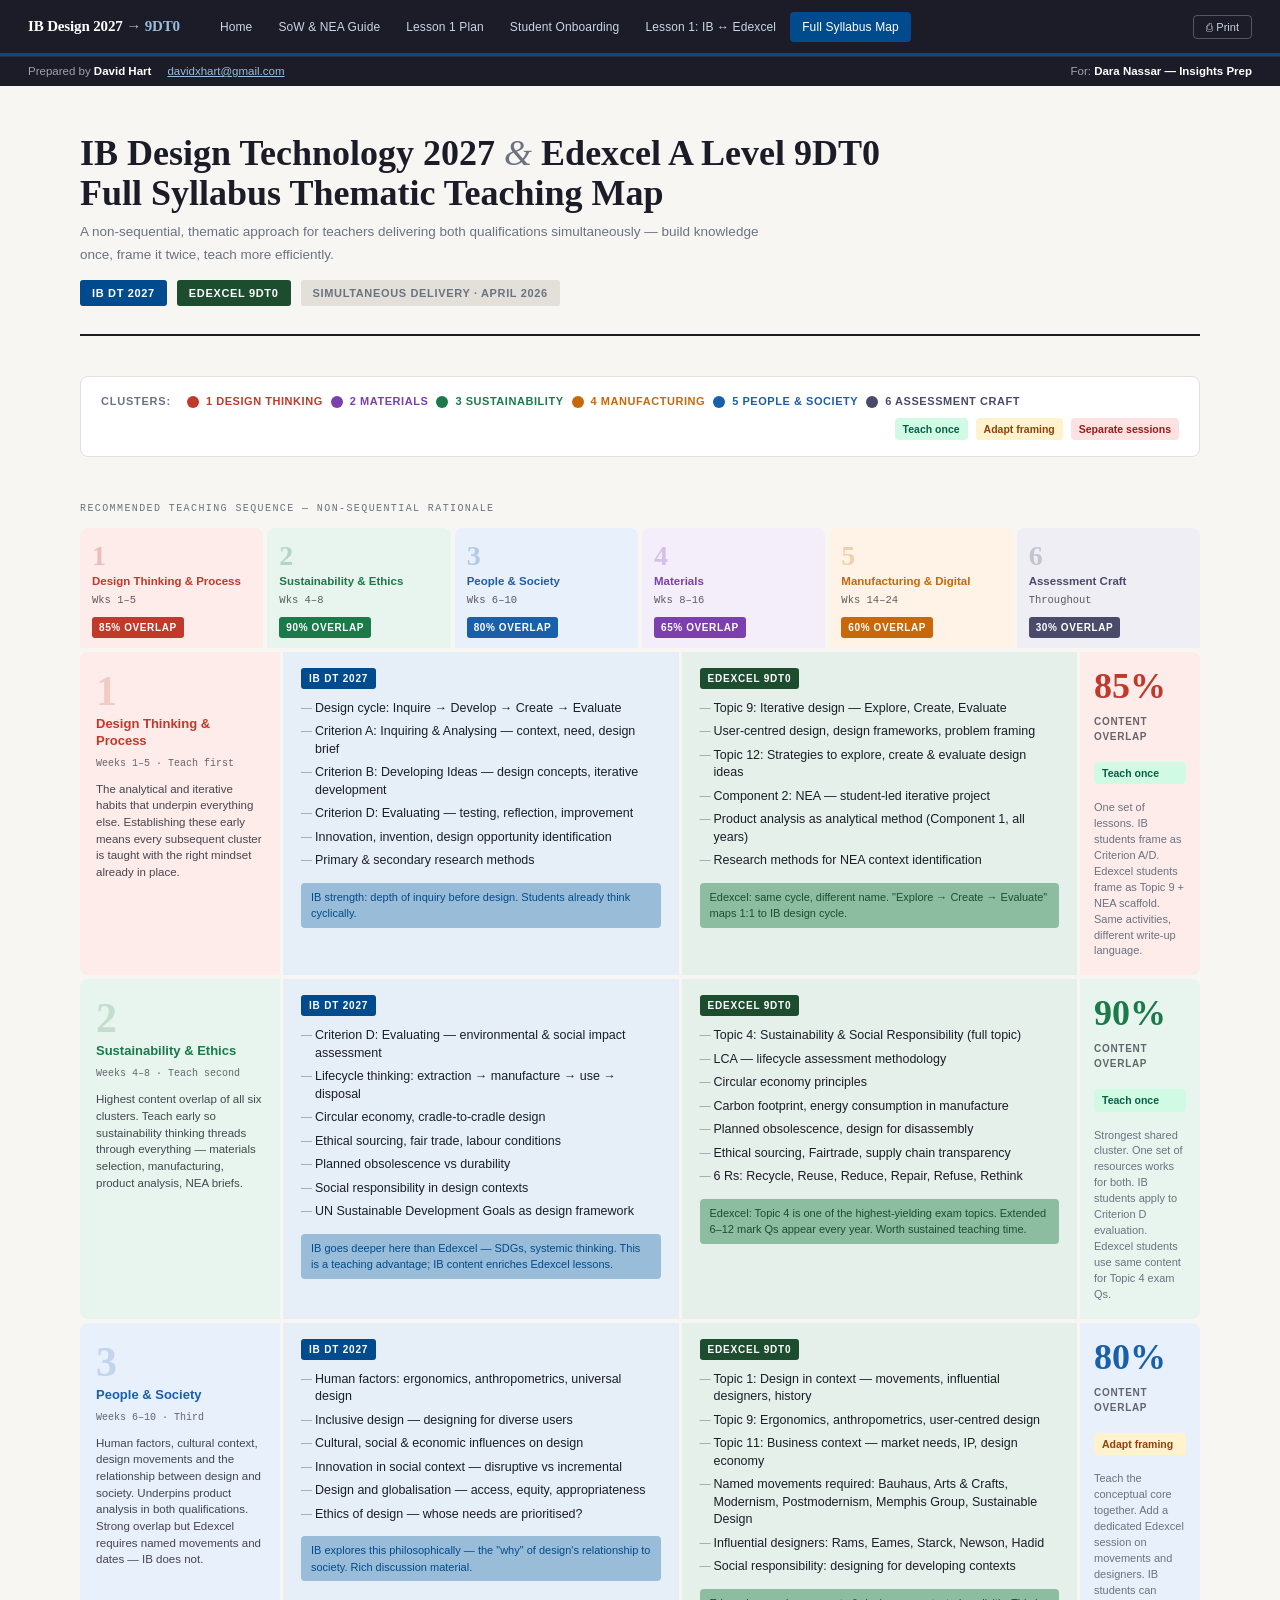
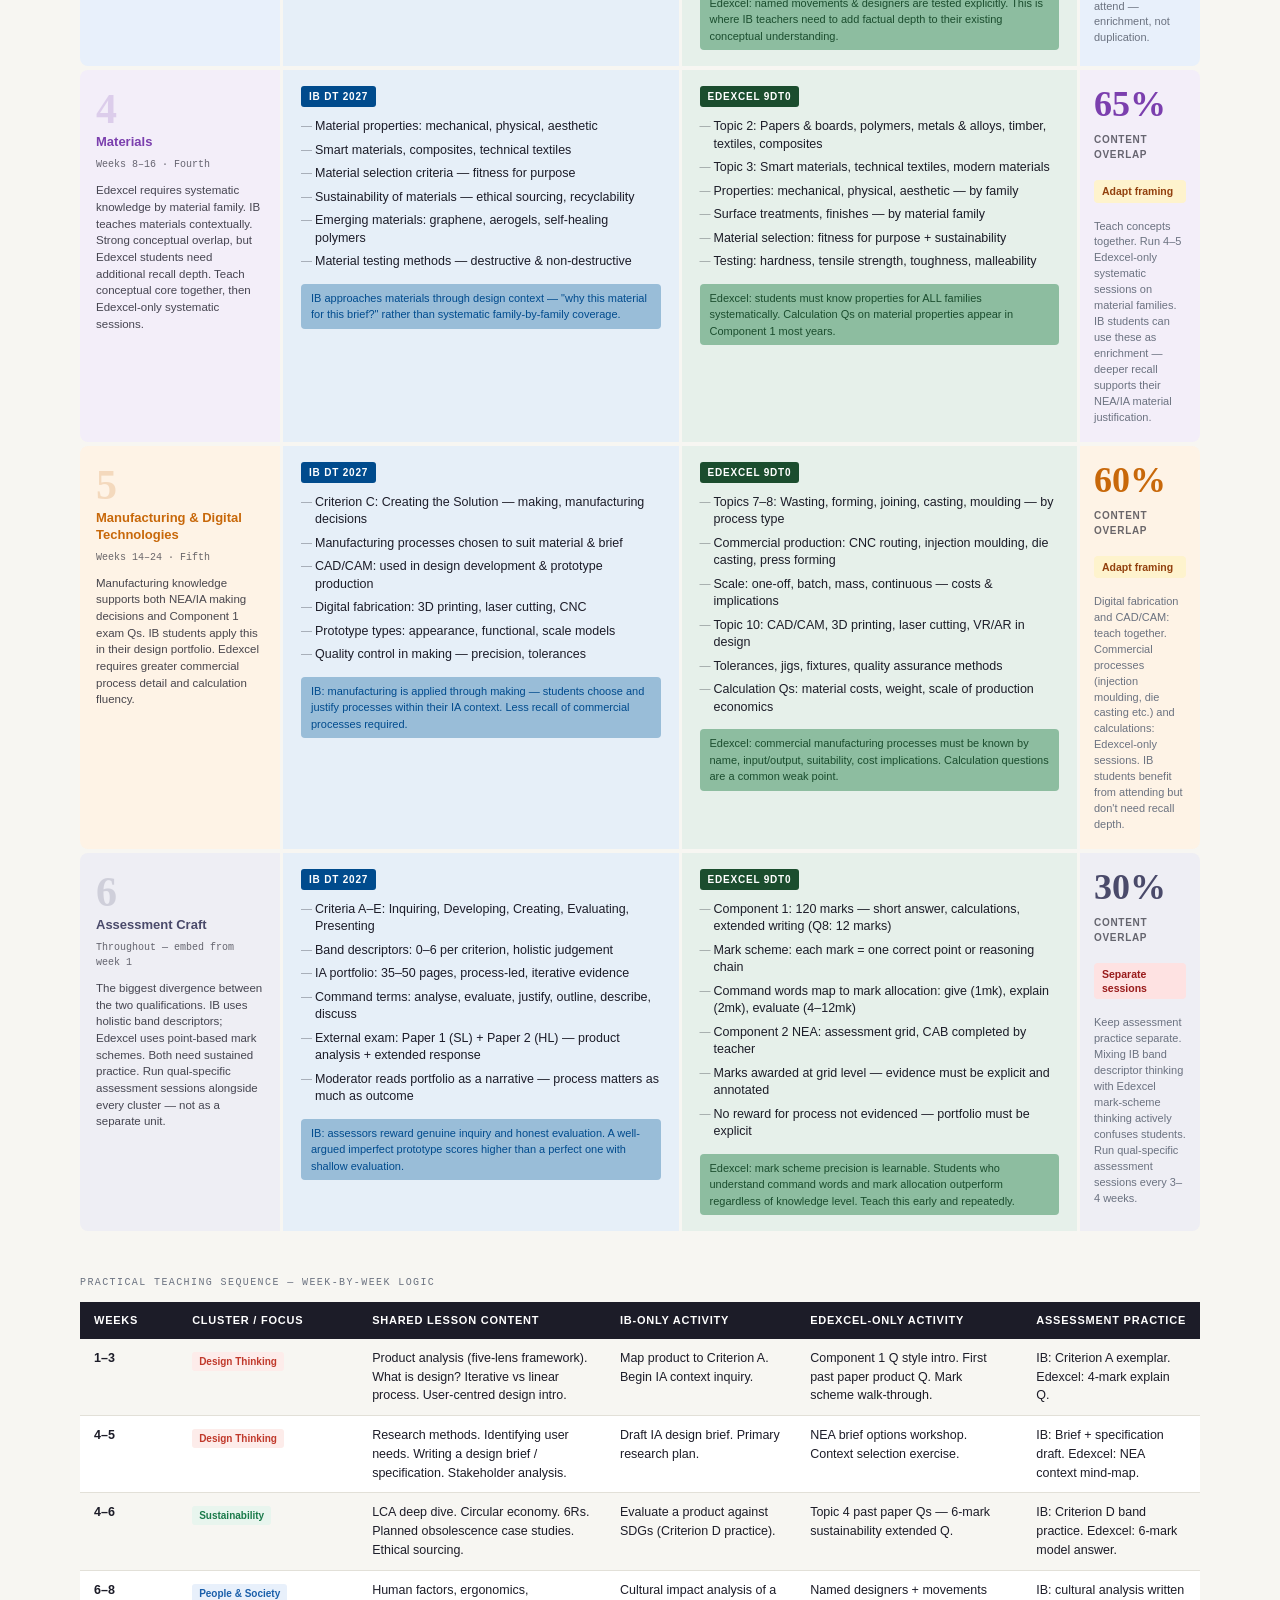
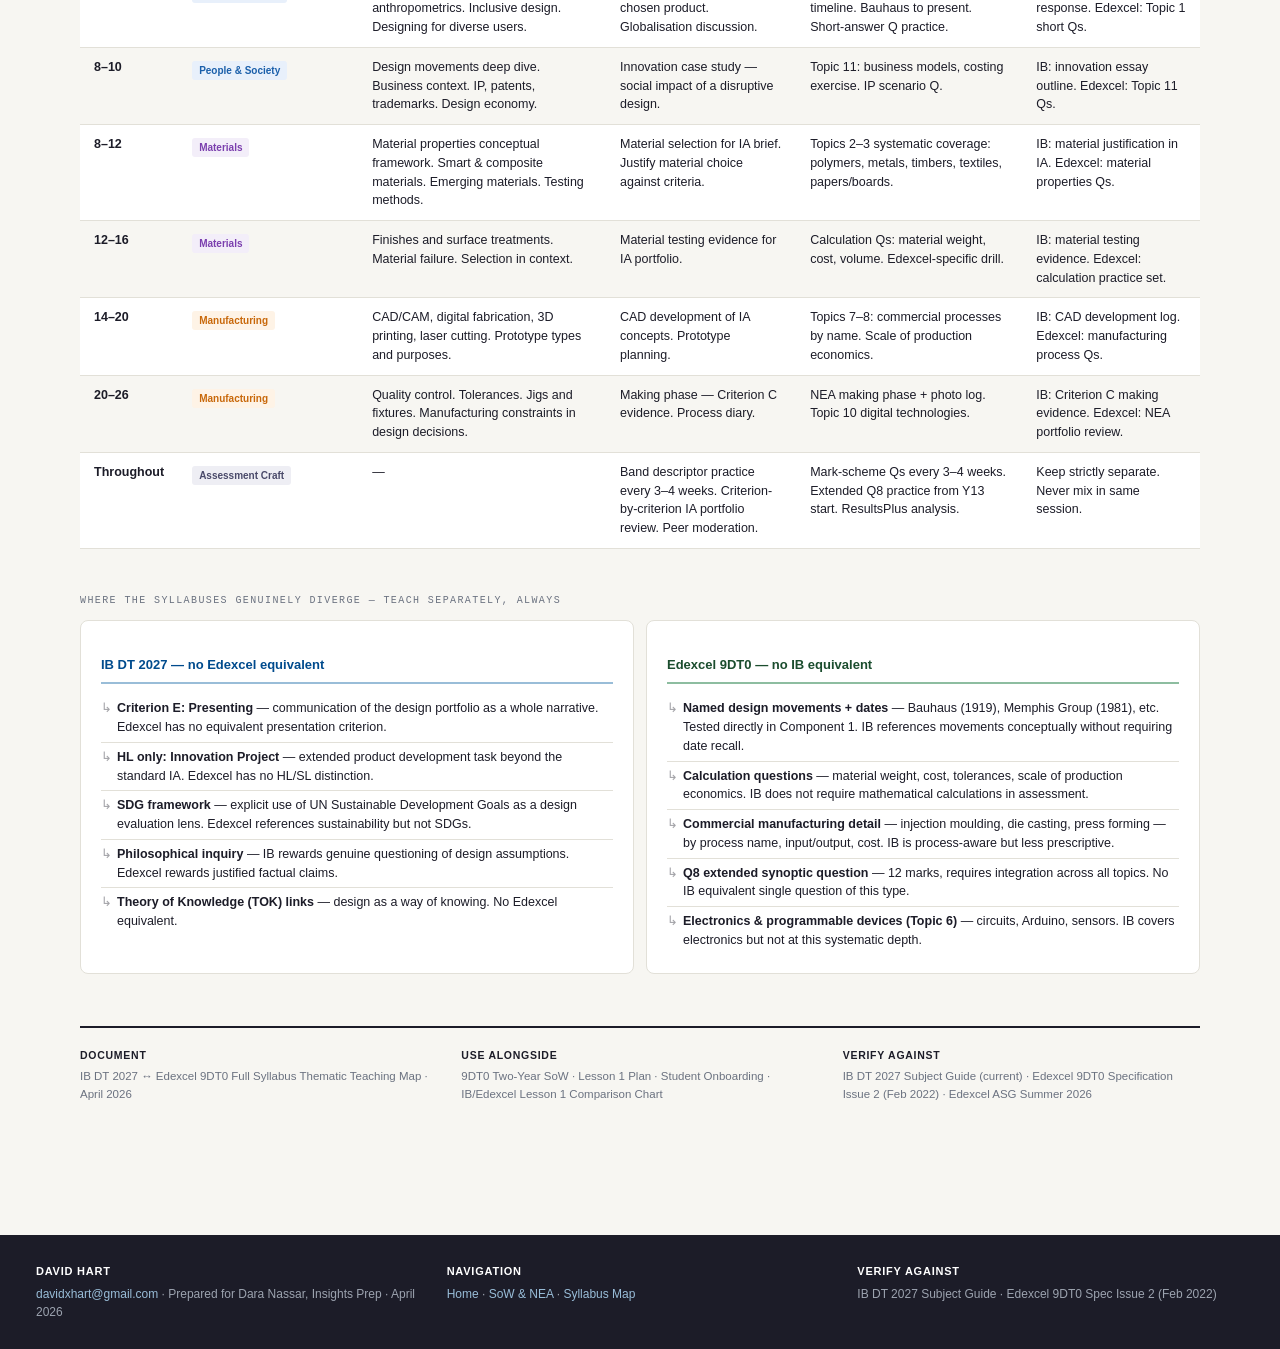
<file: syllabus-map.html>
<!DOCTYPE html>
<html lang="en">
<head>
<meta charset="UTF-8">
<meta name="viewport" content="width=device-width, initial-scale=1.0">
<title>Full Syllabus Thematic Map — IB Design 2027 → Edexcel 9DT0</title>
<link rel="stylesheet" href="style.css">
<style>

:root {
  --bg:        #F7F6F2;
  --white:     #FFFFFF;
  --ink:       #1C1C28;
  --muted:     #6B7280;
  --rule:      #E2E0D8;

  --ib:        #004B8D;
  --ib-soft:   #E6EFF8;
  --ib-mid:    #99BDD8;

  --edx:       #1B4D2E;
  --edx-soft:  #E6F0EA;
  --edx-mid:   #8DBDA0;

  --c1: #C0392B; /* Design Thinking */
  --c2: #7B3FAE; /* Materials */
  --c3: #1A7A4A; /* Sustainability */
  --c4: #C8680A; /* Manufacturing */
  --c5: #1A5FAA; /* People & Society */
  --c6: #4A4A6A; /* Assessment Craft */

  --c1s: #FDECEA; --c2s: #F3EEF9; --c3s: #E8F5EE;
  --c4s: #FEF3E6; --c5s: #E8F0FB; --c6s: #EEEEF4;
}

* { box-sizing: border-box; margin: 0; padding: 0; }

body {
  font-family: -apple-system, BlinkMacSystemFont, 'Segoe UI', Helvetica, Arial, sans-serif;
  background: var(--bg);
  color: var(--ink);
  font-size: 13px;
  line-height: 1.5;
}

.page {
  max-width: 1200px;
  margin: 0 auto;
  padding: 48px 40px 72px;
}

/* ── Masthead ── */
.masthead {
  margin-bottom: 40px;
}
.masthead h1 {
  font-family: Georgia, 'Times New Roman', serif;
  font-size: 36px;
  font-weight: 700;
  line-height: 1.1;
  color: var(--ink);
  margin-bottom: 8px;
}
.masthead h1 em { font-style: italic; color: var(--muted); font-weight: 300; }
.masthead p {
  font-size: 13.5px;
  color: var(--muted);
  max-width: 700px;
}
.masthead-meta {
  display: flex;
  gap: 10px;
  margin-top: 14px;
  align-items: center;
}
.badge {
  padding: 5px 12px;
  border-radius: 3px;
  font-size: 11px;
  font-weight: 700;
  letter-spacing: 0.06em;
  text-transform: uppercase;
}
.badge-ib  { background: var(--ib);  color: #fff; }
.badge-edx { background: var(--edx); color: #fff; }
.badge-note { background: var(--rule); color: var(--muted); }

/* ── Legend ── */
.legend {
  display: flex;
  gap: 8px;
  flex-wrap: wrap;
  margin-bottom: 36px;
  padding: 16px 20px;
  background: var(--white);
  border-radius: 8px;
  border: 1px solid var(--rule);
}
.legend-item {
  display: flex;
  align-items: center;
  gap: 7px;
  font-size: 12px;
  font-weight: 600;
}
.legend-dot {
  width: 12px; height: 12px;
  border-radius: 50%;
  flex-shrink: 0;
}
.legend-label { font-size: 11px; font-weight: 700; text-transform: uppercase; letter-spacing: 0.05em; }

/* ── Section label ── */
.section-label {
  font-family: 'Courier New', Courier, monospace;
  font-size: 10px;
  letter-spacing: 0.14em;
  text-transform: uppercase;
  color: var(--muted);
  margin-bottom: 12px;
  margin-top: 44px;
}

/* ── Teaching sequence overview ── */
.sequence-strip {
  display: grid;
  grid-template-columns: repeat(6, 1fr);
  gap: 4px;
  margin-bottom: 4px;
}
.seq-card {
  border-radius: 8px 8px 0 0;
  padding: 14px 12px 10px;
  cursor: default;
}
.seq-num {
  font-family: Georgia, 'Times New Roman', serif;
  font-size: 28px;
  font-weight: 700;
  line-height: 1;
  margin-bottom: 4px;
  opacity: 0.25;
}
.seq-title {
  font-size: 11.5px;
  font-weight: 700;
  line-height: 1.3;
  margin-bottom: 4px;
}
.seq-weeks {
  font-size: 10.5px;
  opacity: 0.7;
  font-family: 'Courier New', Courier, monospace;
}
.seq-overlap {
  margin-top: 8px;
  font-size: 10px;
  font-weight: 700;
  text-transform: uppercase;
  letter-spacing: 0.06em;
  padding: 3px 7px;
  border-radius: 3px;
  display: inline-block;
}

/* ── Main cluster cards ── */
.clusters {
  display: flex;
  flex-direction: column;
  gap: 4px;
}

.cluster {
  display: grid;
  grid-template-columns: 200px 1fr 1fr 120px;
  gap: 3px;
  align-items: stretch;
}

.cluster-anchor {
  border-radius: 8px 0 0 8px;
  padding: 18px 16px;
  display: flex;
  flex-direction: column;
  justify-content: flex-start;
}
.cluster-num {
  font-family: Georgia, 'Times New Roman', serif;
  font-size: 42px;
  font-weight: 700;
  line-height: 1;
  opacity: 0.18;
  margin-bottom: 4px;
}
.cluster-name {
  font-size: 13px;
  font-weight: 700;
  line-height: 1.3;
  margin-bottom: 6px;
}
.cluster-timing {
  font-family: 'Courier New', Courier, monospace;
  font-size: 10px;
  opacity: 0.65;
  margin-bottom: 10px;
}
.cluster-rationale {
  font-size: 11.5px;
  line-height: 1.45;
  opacity: 0.8;
}

.cluster-ib, .cluster-edx {
  padding: 16px 18px;
}
.cluster-ib   { background: var(--ib-soft); }
.cluster-edx  { background: var(--edx-soft); }

.qual-label {
  font-size: 10px;
  font-weight: 700;
  text-transform: uppercase;
  letter-spacing: 0.08em;
  margin-bottom: 8px;
  padding: 3px 8px;
  border-radius: 3px;
  display: inline-block;
}
.ql-ib  { background: var(--ib);  color: #fff; }
.ql-edx { background: var(--edx); color: #fff; }

.content-list {
  list-style: none;
  margin-bottom: 10px;
}
.content-list li {
  font-size: 12.5px;
  padding: 3px 0 3px 14px;
  position: relative;
  line-height: 1.4;
}
.content-list li::before {
  content: '—';
  position: absolute;
  left: 0;
  opacity: 0.4;
  font-size: 11px;
}

.note-inline {
  font-size: 11px;
  font-style: italic;
  opacity: 0.7;
  padding: 6px 10px;
  border-radius: 4px;
  margin-top: 6px;
}
.note-ib  { background: var(--ib-mid); color: var(--ib); opacity: 1; font-style: normal; }
.note-edx { background: var(--edx-mid); color: var(--edx); opacity: 1; font-style: normal; font-size: 11px; }

.cluster-overlap {
  border-radius: 0 8px 8px 0;
  padding: 16px 14px;
  display: flex;
  flex-direction: column;
  justify-content: flex-start;
  gap: 8px;
}

.overlap-score {
  font-family: Georgia, 'Times New Roman', serif;
  font-size: 36px;
  font-weight: 700;
  line-height: 1;
  margin-bottom: 2px;
}
.overlap-label {
  font-size: 10px;
  font-weight: 700;
  text-transform: uppercase;
  letter-spacing: 0.07em;
  opacity: 0.65;
  margin-bottom: 10px;
}
.overlap-tag {
  font-size: 10.5px;
  font-weight: 600;
  padding: 4px 8px;
  border-radius: 4px;
  line-height: 1.35;
}
.teach-once { background: #D1FAE5; color: #065F46; }
.teach-adapt { background: #FEF3CD; color: #92400E; }
.teach-separate { background: #FEE2E2; color: #991B1B; }

/* ── Sequence pedagogy table ── */
.pedagogy-table {
  width: 100%;
  border-collapse: collapse;
  margin-top: 10px;
  font-size: 12.5px;
}
.pedagogy-table th {
  padding: 10px 14px;
  text-align: left;
  font-size: 11px;
  font-weight: 700;
  text-transform: uppercase;
  letter-spacing: 0.07em;
  background: var(--ink);
  color: #fff;
}
.pedagogy-table td {
  padding: 10px 14px;
  vertical-align: top;
  border-bottom: 1px solid var(--rule);
}
.pedagogy-table tr:nth-child(even) td { background: var(--white); }
.pedagogy-table tr:nth-child(odd) td { background: var(--bg); }

.pt-cluster {
  font-weight: 700;
  font-size: 12px;
}
.pt-tag {
  display: inline-block;
  font-size: 10px;
  font-weight: 700;
  padding: 2px 7px;
  border-radius: 3px;
  margin-top: 3px;
}

/* ── Divergence panel ── */
.diverge-grid {
  display: grid;
  grid-template-columns: 1fr 1fr;
  gap: 12px;
  margin-top: 10px;
}
.diverge-card {
  background: var(--white);
  border: 1px solid var(--rule);
  border-radius: 8px;
  padding: 18px 20px;
}
.diverge-card h4 {
  font-size: 13px;
  font-weight: 700;
  margin-bottom: 10px;
  padding-bottom: 8px;
  border-bottom: 2px solid;
}
.diverge-card.ib-card h4  { color: var(--ib);  border-color: var(--ib-mid); }
.diverge-card.edx-card h4 { color: var(--edx); border-color: var(--edx-mid); }
.diverge-card ul { list-style: none; }
.diverge-card ul li {
  font-size: 12.5px;
  padding: 5px 0 5px 16px;
  position: relative;
  border-bottom: 1px solid var(--rule);
}
.diverge-card ul li:last-child { border-bottom: none; }
.diverge-card ul li::before { content: '↳'; position: absolute; left: 0; opacity: 0.4; }
.diverge-card ul li strong { font-weight: 600; }

/* ── Footer ── */
.footer {
  margin-top: 52px;
  padding-top: 20px;
  border-top: 2px solid var(--ink);
  display: grid;
  grid-template-columns: 1fr 1fr 1fr;
  gap: 24px;
  font-size: 11.5px;
  color: var(--muted);
}
.footer strong {
  display: block;
  color: var(--ink);
  font-size: 10.5px;
  text-transform: uppercase;
  letter-spacing: 0.07em;
  margin-bottom: 5px;
}

@media print {
  body { font-size: 11px; background: white; }
  .page { padding: 20px 24px 32px; max-width: 100%; }
  .masthead h1 { font-size: 26px; }
  .cluster { page-break-inside: avoid; }
}

</style>
</head>
<body>
<script src="nav.js"></script>
<div style="background:#1C1C28;border-top:1px solid rgba(255,255,255,0.08);padding:6px 28px;font-size:11.5px;color:#9CA3AF;display:flex;gap:16px;align-items:center;"><span>Prepared by <strong style="color:#fff">David Hart</strong></span><a href="mailto:davidxhart@gmail.com" style="color:#99BDD8;">davidxhart@gmail.com</a><span style="margin-left:auto;">For: <strong style="color:#fff">Dara Nassar — Insights Prep</strong></span></div>
<div class="page">

<!-- ── Masthead ── -->
<div class="masthead">
  <h1>IB Design Technology 2027 <em>&</em> Edexcel A Level 9DT0<br>Full Syllabus Thematic Teaching Map</h1>
  <p>A non-sequential, thematic approach for teachers delivering both qualifications simultaneously — build knowledge once, frame it twice, teach more efficiently.</p>
  <div class="masthead-meta">
    <span class="badge badge-ib">IB DT 2027</span>
    <span class="badge badge-edx">Edexcel 9DT0</span>
    <span class="badge badge-note">Simultaneous delivery · April 2026</span>
  </div>
</div>

<!-- ── Legend ── -->
<div class="legend">
  <span style="font-size:11px; font-weight:700; color:var(--muted); text-transform:uppercase; letter-spacing:0.07em; margin-right:8px;">Clusters:</span>
  <div class="legend-item"><div class="legend-dot" style="background:var(--c1)"></div><span class="legend-label" style="color:var(--c1)">1 Design Thinking</span></div>
  <div class="legend-item"><div class="legend-dot" style="background:var(--c2)"></div><span class="legend-label" style="color:var(--c2)">2 Materials</span></div>
  <div class="legend-item"><div class="legend-dot" style="background:var(--c3)"></div><span class="legend-label" style="color:var(--c3)">3 Sustainability</span></div>
  <div class="legend-item"><div class="legend-dot" style="background:var(--c4)"></div><span class="legend-label" style="color:var(--c4)">4 Manufacturing</span></div>
  <div class="legend-item"><div class="legend-dot" style="background:var(--c5)"></div><span class="legend-label" style="color:var(--c5)">5 People & Society</span></div>
  <div class="legend-item"><div class="legend-dot" style="background:var(--c6)"></div><span class="legend-label" style="color:var(--c6)">6 Assessment Craft</span></div>
  <div style="margin-left:auto; display:flex; gap:8px; align-items:center;">
    <span class="overlap-tag teach-once">Teach once</span>
    <span class="overlap-tag teach-adapt">Adapt framing</span>
    <span class="overlap-tag teach-separate">Separate sessions</span>
  </div>
</div>

<!-- ── Sequence overview strip ── -->
<div class="section-label">Recommended teaching sequence — non-sequential rationale</div>
<div class="sequence-strip">
  <div class="seq-card" style="background:var(--c1s);">
    <div class="seq-num" style="color:var(--c1)">1</div>
    <div class="seq-title" style="color:var(--c1)">Design Thinking & Process</div>
    <div class="seq-weeks">Wks 1–5</div>
    <span class="seq-overlap" style="background:var(--c1); color:#fff;">85% overlap</span>
  </div>
  <div class="seq-card" style="background:var(--c3s);">
    <div class="seq-num" style="color:var(--c3)">2</div>
    <div class="seq-title" style="color:var(--c3)">Sustainability & Ethics</div>
    <div class="seq-weeks">Wks 4–8</div>
    <span class="seq-overlap" style="background:var(--c3); color:#fff;">90% overlap</span>
  </div>
  <div class="seq-card" style="background:var(--c5s);">
    <div class="seq-num" style="color:var(--c5)">3</div>
    <div class="seq-title" style="color:var(--c5)">People & Society</div>
    <div class="seq-weeks">Wks 6–10</div>
    <span class="seq-overlap" style="background:var(--c5); color:#fff;">80% overlap</span>
  </div>
  <div class="seq-card" style="background:var(--c2s);">
    <div class="seq-num" style="color:var(--c2)">4</div>
    <div class="seq-title" style="color:var(--c2)">Materials</div>
    <div class="seq-weeks">Wks 8–16</div>
    <span class="seq-overlap" style="background:var(--c2); color:#fff;">65% overlap</span>
  </div>
  <div class="seq-card" style="background:var(--c4s);">
    <div class="seq-num" style="color:var(--c4)">5</div>
    <div class="seq-title" style="color:var(--c4)">Manufacturing & Digital</div>
    <div class="seq-weeks">Wks 14–24</div>
    <span class="seq-overlap" style="background:var(--c4); color:#fff;">60% overlap</span>
  </div>
  <div class="seq-card" style="background:var(--c6s);">
    <div class="seq-num" style="color:var(--c6)">6</div>
    <div class="seq-title" style="color:var(--c6)">Assessment Craft</div>
    <div class="seq-weeks">Throughout</div>
    <span class="seq-overlap" style="background:var(--c6); color:#fff;">30% overlap</span>
  </div>
</div>

<!-- ── Cluster cards ── -->
<div class="clusters" style="margin-top:3px;">

  <!-- CLUSTER 1 -->
  <div class="cluster">
    <div class="cluster-anchor" style="background:var(--c1s);">
      <div class="cluster-num" style="color:var(--c1)">1</div>
      <div class="cluster-name" style="color:var(--c1)">Design Thinking & Process</div>
      <div class="cluster-timing">Weeks 1–5 · Teach first</div>
      <div class="cluster-rationale">The analytical and iterative habits that underpin everything else. Establishing these early means every subsequent cluster is taught with the right mindset already in place.</div>
    </div>
    <div class="cluster-ib">
      <span class="qual-label ql-ib">IB DT 2027</span>
      <ul class="content-list">
        <li>Design cycle: Inquire → Develop → Create → Evaluate</li>
        <li>Criterion A: Inquiring & Analysing — context, need, design brief</li>
        <li>Criterion B: Developing Ideas — design concepts, iterative development</li>
        <li>Criterion D: Evaluating — testing, reflection, improvement</li>
        <li>Innovation, invention, design opportunity identification</li>
        <li>Primary & secondary research methods</li>
      </ul>
      <div class="note-inline note-ib">IB strength: depth of inquiry before design. Students already think cyclically.</div>
    </div>
    <div class="cluster-edx">
      <span class="qual-label ql-edx">Edexcel 9DT0</span>
      <ul class="content-list">
        <li>Topic 9: Iterative design — Explore, Create, Evaluate</li>
        <li>User-centred design, design frameworks, problem framing</li>
        <li>Topic 12: Strategies to explore, create & evaluate design ideas</li>
        <li>Component 2: NEA — student-led iterative project</li>
        <li>Product analysis as analytical method (Component 1, all years)</li>
        <li>Research methods for NEA context identification</li>
      </ul>
      <div class="note-inline note-edx">Edexcel: same cycle, different name. "Explore → Create → Evaluate" maps 1:1 to IB design cycle.</div>
    </div>
    <div class="cluster-overlap" style="background:var(--c1s);">
      <div class="overlap-score" style="color:var(--c1)">85%</div>
      <div class="overlap-label">content overlap</div>
      <span class="overlap-tag teach-once">Teach once</span>
      <div style="font-size:11px; margin-top:8px; color:var(--muted); line-height:1.45;">One set of lessons. IB students frame as Criterion A/D. Edexcel students frame as Topic 9 + NEA scaffold. Same activities, different write-up language.</div>
    </div>
  </div>

  <!-- CLUSTER 2 -->
  <div class="cluster">
    <div class="cluster-anchor" style="background:var(--c3s);">
      <div class="cluster-num" style="color:var(--c3)">2</div>
      <div class="cluster-name" style="color:var(--c3)">Sustainability & Ethics</div>
      <div class="cluster-timing">Weeks 4–8 · Teach second</div>
      <div class="cluster-rationale">Highest content overlap of all six clusters. Teach early so sustainability thinking threads through everything — materials selection, manufacturing, product analysis, NEA briefs.</div>
    </div>
    <div class="cluster-ib">
      <span class="qual-label ql-ib">IB DT 2027</span>
      <ul class="content-list">
        <li>Criterion D: Evaluating — environmental & social impact assessment</li>
        <li>Lifecycle thinking: extraction → manufacture → use → disposal</li>
        <li>Circular economy, cradle-to-cradle design</li>
        <li>Ethical sourcing, fair trade, labour conditions</li>
        <li>Planned obsolescence vs durability</li>
        <li>Social responsibility in design contexts</li>
        <li>UN Sustainable Development Goals as design framework</li>
      </ul>
      <div class="note-inline note-ib">IB goes deeper here than Edexcel — SDGs, systemic thinking. This is a teaching advantage; IB content enriches Edexcel lessons.</div>
    </div>
    <div class="cluster-edx">
      <span class="qual-label ql-edx">Edexcel 9DT0</span>
      <ul class="content-list">
        <li>Topic 4: Sustainability & Social Responsibility (full topic)</li>
        <li>LCA — lifecycle assessment methodology</li>
        <li>Circular economy principles</li>
        <li>Carbon footprint, energy consumption in manufacture</li>
        <li>Planned obsolescence, design for disassembly</li>
        <li>Ethical sourcing, Fairtrade, supply chain transparency</li>
        <li>6 Rs: Recycle, Reuse, Reduce, Repair, Refuse, Rethink</li>
      </ul>
      <div class="note-inline note-edx">Edexcel: Topic 4 is one of the highest-yielding exam topics. Extended 6–12 mark Qs appear every year. Worth sustained teaching time.</div>
    </div>
    <div class="cluster-overlap" style="background:var(--c3s);">
      <div class="overlap-score" style="color:var(--c3)">90%</div>
      <div class="overlap-label">content overlap</div>
      <span class="overlap-tag teach-once">Teach once</span>
      <div style="font-size:11px; margin-top:8px; color:var(--muted); line-height:1.45;">Strongest shared cluster. One set of resources works for both. IB students apply to Criterion D evaluation. Edexcel students use same content for Topic 4 exam Qs.</div>
    </div>
  </div>

  <!-- CLUSTER 3 -->
  <div class="cluster">
    <div class="cluster-anchor" style="background:var(--c5s);">
      <div class="cluster-num" style="color:var(--c5)">3</div>
      <div class="cluster-name" style="color:var(--c5)">People & Society</div>
      <div class="cluster-timing">Weeks 6–10 · Third</div>
      <div class="cluster-rationale">Human factors, cultural context, design movements and the relationship between design and society. Underpins product analysis in both qualifications. Strong overlap but Edexcel requires named movements and dates — IB does not.</div>
    </div>
    <div class="cluster-ib">
      <span class="qual-label ql-ib">IB DT 2027</span>
      <ul class="content-list">
        <li>Human factors: ergonomics, anthropometrics, universal design</li>
        <li>Inclusive design — designing for diverse users</li>
        <li>Cultural, social & economic influences on design</li>
        <li>Innovation in social context — disruptive vs incremental</li>
        <li>Design and globalisation — access, equity, appropriateness</li>
        <li>Ethics of design — whose needs are prioritised?</li>
      </ul>
      <div class="note-inline note-ib">IB explores this philosophically — the "why" of design's relationship to society. Rich discussion material.</div>
    </div>
    <div class="cluster-edx">
      <span class="qual-label ql-edx">Edexcel 9DT0</span>
      <ul class="content-list">
        <li>Topic 1: Design in context — movements, influential designers, history</li>
        <li>Topic 9: Ergonomics, anthropometrics, user-centred design</li>
        <li>Topic 11: Business context — market needs, IP, design economy</li>
        <li>Named movements required: Bauhaus, Arts & Crafts, Modernism, Postmodernism, Memphis Group, Sustainable Design</li>
        <li>Influential designers: Rams, Eames, Starck, Newson, Hadid</li>
        <li>Social responsibility: designing for developing contexts</li>
      </ul>
      <div class="note-inline note-edx">Edexcel: named movements & designers are tested explicitly. This is where IB teachers need to add factual depth to their existing conceptual understanding.</div>
    </div>
    <div class="cluster-overlap" style="background:var(--c5s);">
      <div class="overlap-score" style="color:var(--c5)">80%</div>
      <div class="overlap-label">content overlap</div>
      <span class="overlap-tag teach-adapt">Adapt framing</span>
      <div style="font-size:11px; margin-top:8px; color:var(--muted); line-height:1.45;">Teach the conceptual core together. Add a dedicated Edexcel session on movements and designers. IB students can attend — enrichment, not duplication.</div>
    </div>
  </div>

  <!-- CLUSTER 4 -->
  <div class="cluster">
    <div class="cluster-anchor" style="background:var(--c2s);">
      <div class="cluster-num" style="color:var(--c2)">4</div>
      <div class="cluster-name" style="color:var(--c2)">Materials</div>
      <div class="cluster-timing">Weeks 8–16 · Fourth</div>
      <div class="cluster-rationale">Edexcel requires systematic knowledge by material family. IB teaches materials contextually. Strong conceptual overlap, but Edexcel students need additional recall depth. Teach conceptual core together, then Edexcel-only systematic sessions.</div>
    </div>
    <div class="cluster-ib">
      <span class="qual-label ql-ib">IB DT 2027</span>
      <ul class="content-list">
        <li>Material properties: mechanical, physical, aesthetic</li>
        <li>Smart materials, composites, technical textiles</li>
        <li>Material selection criteria — fitness for purpose</li>
        <li>Sustainability of materials — ethical sourcing, recyclability</li>
        <li>Emerging materials: graphene, aerogels, self-healing polymers</li>
        <li>Material testing methods — destructive & non-destructive</li>
      </ul>
      <div class="note-inline note-ib">IB approaches materials through design context — "why this material for this brief?" rather than systematic family-by-family coverage.</div>
    </div>
    <div class="cluster-edx">
      <span class="qual-label ql-edx">Edexcel 9DT0</span>
      <ul class="content-list">
        <li>Topic 2: Papers & boards, polymers, metals & alloys, timber, textiles, composites</li>
        <li>Topic 3: Smart materials, technical textiles, modern materials</li>
        <li>Properties: mechanical, physical, aesthetic — by family</li>
        <li>Surface treatments, finishes — by material family</li>
        <li>Material selection: fitness for purpose + sustainability</li>
        <li>Testing: hardness, tensile strength, toughness, malleability</li>
      </ul>
      <div class="note-inline note-edx">Edexcel: students must know properties for ALL families systematically. Calculation Qs on material properties appear in Component 1 most years.</div>
    </div>
    <div class="cluster-overlap" style="background:var(--c2s);">
      <div class="overlap-score" style="color:var(--c2)">65%</div>
      <div class="overlap-label">content overlap</div>
      <span class="overlap-tag teach-adapt">Adapt framing</span>
      <div style="font-size:11px; margin-top:8px; color:var(--muted); line-height:1.45;">Teach concepts together. Run 4–5 Edexcel-only systematic sessions on material families. IB students can use these as enrichment — deeper recall supports their NEA/IA material justification.</div>
    </div>
  </div>

  <!-- CLUSTER 5 -->
  <div class="cluster">
    <div class="cluster-anchor" style="background:var(--c4s);">
      <div class="cluster-num" style="color:var(--c4)">5</div>
      <div class="cluster-name" style="color:var(--c4)">Manufacturing & Digital Technologies</div>
      <div class="cluster-timing">Weeks 14–24 · Fifth</div>
      <div class="cluster-rationale">Manufacturing knowledge supports both NEA/IA making decisions and Component 1 exam Qs. IB students apply this in their design portfolio. Edexcel requires greater commercial process detail and calculation fluency.</div>
    </div>
    <div class="cluster-ib">
      <span class="qual-label ql-ib">IB DT 2027</span>
      <ul class="content-list">
        <li>Criterion C: Creating the Solution — making, manufacturing decisions</li>
        <li>Manufacturing processes chosen to suit material & brief</li>
        <li>CAD/CAM: used in design development & prototype production</li>
        <li>Digital fabrication: 3D printing, laser cutting, CNC</li>
        <li>Prototype types: appearance, functional, scale models</li>
        <li>Quality control in making — precision, tolerances</li>
      </ul>
      <div class="note-inline note-ib">IB: manufacturing is applied through making — students choose and justify processes within their IA context. Less recall of commercial processes required.</div>
    </div>
    <div class="cluster-edx">
      <span class="qual-label ql-edx">Edexcel 9DT0</span>
      <ul class="content-list">
        <li>Topics 7–8: Wasting, forming, joining, casting, moulding — by process type</li>
        <li>Commercial production: CNC routing, injection moulding, die casting, press forming</li>
        <li>Scale: one-off, batch, mass, continuous — costs & implications</li>
        <li>Topic 10: CAD/CAM, 3D printing, laser cutting, VR/AR in design</li>
        <li>Tolerances, jigs, fixtures, quality assurance methods</li>
        <li>Calculation Qs: material costs, weight, scale of production economics</li>
      </ul>
      <div class="note-inline note-edx">Edexcel: commercial manufacturing processes must be known by name, input/output, suitability, cost implications. Calculation questions are a common weak point.</div>
    </div>
    <div class="cluster-overlap" style="background:var(--c4s);">
      <div class="overlap-score" style="color:var(--c4)">60%</div>
      <div class="overlap-label">content overlap</div>
      <span class="overlap-tag teach-adapt">Adapt framing</span>
      <div style="font-size:11px; margin-top:8px; color:var(--muted); line-height:1.45;">Digital fabrication and CAD/CAM: teach together. Commercial processes (injection moulding, die casting etc.) and calculations: Edexcel-only sessions. IB students benefit from attending but don't need recall depth.</div>
    </div>
  </div>

  <!-- CLUSTER 6 -->
  <div class="cluster">
    <div class="cluster-anchor" style="background:var(--c6s);">
      <div class="cluster-num" style="color:var(--c6)">6</div>
      <div class="cluster-name" style="color:var(--c6)">Assessment Craft</div>
      <div class="cluster-timing">Throughout — embed from week 1</div>
      <div class="cluster-rationale">The biggest divergence between the two qualifications. IB uses holistic band descriptors; Edexcel uses point-based mark schemes. Both need sustained practice. Run qual-specific assessment sessions alongside every cluster — not as a separate unit.</div>
    </div>
    <div class="cluster-ib">
      <span class="qual-label ql-ib">IB DT 2027</span>
      <ul class="content-list">
        <li>Criteria A–E: Inquiring, Developing, Creating, Evaluating, Presenting</li>
        <li>Band descriptors: 0–6 per criterion, holistic judgement</li>
        <li>IA portfolio: 35–50 pages, process-led, iterative evidence</li>
        <li>Command terms: analyse, evaluate, justify, outline, describe, discuss</li>
        <li>External exam: Paper 1 (SL) + Paper 2 (HL) — product analysis + extended response</li>
        <li>Moderator reads portfolio as a narrative — process matters as much as outcome</li>
      </ul>
      <div class="note-inline note-ib">IB: assessors reward genuine inquiry and honest evaluation. A well-argued imperfect prototype scores higher than a perfect one with shallow evaluation.</div>
    </div>
    <div class="cluster-edx">
      <span class="qual-label ql-edx">Edexcel 9DT0</span>
      <ul class="content-list">
        <li>Component 1: 120 marks — short answer, calculations, extended writing (Q8: 12 marks)</li>
        <li>Mark scheme: each mark = one correct point or reasoning chain</li>
        <li>Command words map to mark allocation: give (1mk), explain (2mk), evaluate (4–12mk)</li>
        <li>Component 2 NEA: assessment grid, CAB completed by teacher</li>
        <li>Marks awarded at grid level — evidence must be explicit and annotated</li>
        <li>No reward for process not evidenced — portfolio must be explicit</li>
      </ul>
      <div class="note-inline note-edx">Edexcel: mark scheme precision is learnable. Students who understand command words and mark allocation outperform regardless of knowledge level. Teach this early and repeatedly.</div>
    </div>
    <div class="cluster-overlap" style="background:var(--c6s);">
      <div class="overlap-score" style="color:var(--c6)">30%</div>
      <div class="overlap-label">content overlap</div>
      <span class="overlap-tag teach-separate">Separate sessions</span>
      <div style="font-size:11px; margin-top:8px; color:var(--muted); line-height:1.45;">Keep assessment practice separate. Mixing IB band descriptor thinking with Edexcel mark-scheme thinking actively confuses students. Run qual-specific assessment sessions every 3–4 weeks.</div>
    </div>
  </div>

</div><!-- /clusters -->


<!-- ── Pedagogy table ── -->
<div class="section-label">Practical teaching sequence — week-by-week logic</div>
<table class="pedagogy-table">
  <thead>
    <tr>
      <th style="width:90px">Weeks</th>
      <th style="width:180px">Cluster / Focus</th>
      <th>Shared lesson content</th>
      <th>IB-only activity</th>
      <th>Edexcel-only activity</th>
      <th style="width:100px">Assessment practice</th>
    </tr>
  </thead>
  <tbody>
    <tr>
      <td><strong>1–3</strong></td>
      <td><span class="pt-tag" style="background:var(--c1s); color:var(--c1);">Design Thinking</span></td>
      <td>Product analysis (five-lens framework). What is design? Iterative vs linear process. User-centred design intro.</td>
      <td>Map product to Criterion A. Begin IA context inquiry.</td>
      <td>Component 1 Q style intro. First past paper product Q. Mark scheme walk-through.</td>
      <td>IB: Criterion A exemplar. Edexcel: 4-mark explain Q.</td>
    </tr>
    <tr>
      <td><strong>4–5</strong></td>
      <td><span class="pt-tag" style="background:var(--c1s); color:var(--c1);">Design Thinking</span></td>
      <td>Research methods. Identifying user needs. Writing a design brief / specification. Stakeholder analysis.</td>
      <td>Draft IA design brief. Primary research plan.</td>
      <td>NEA brief options workshop. Context selection exercise.</td>
      <td>IB: Brief + specification draft. Edexcel: NEA context mind-map.</td>
    </tr>
    <tr>
      <td><strong>4–6</strong></td>
      <td><span class="pt-tag" style="background:var(--c3s); color:var(--c3);">Sustainability</span></td>
      <td>LCA deep dive. Circular economy. 6Rs. Planned obsolescence case studies. Ethical sourcing.</td>
      <td>Evaluate a product against SDGs (Criterion D practice).</td>
      <td>Topic 4 past paper Qs — 6-mark sustainability extended Q.</td>
      <td>IB: Criterion D band practice. Edexcel: 6-mark model answer.</td>
    </tr>
    <tr>
      <td><strong>6–8</strong></td>
      <td><span class="pt-tag" style="background:var(--c5s); color:var(--c5);">People & Society</span></td>
      <td>Human factors, ergonomics, anthropometrics. Inclusive design. Designing for diverse users.</td>
      <td>Cultural impact analysis of a chosen product. Globalisation discussion.</td>
      <td>Named designers + movements timeline. Bauhaus to present. Short-answer Q practice.</td>
      <td>IB: cultural analysis written response. Edexcel: Topic 1 short Qs.</td>
    </tr>
    <tr>
      <td><strong>8–10</strong></td>
      <td><span class="pt-tag" style="background:var(--c5s); color:var(--c5);">People & Society</span></td>
      <td>Design movements deep dive. Business context. IP, patents, trademarks. Design economy.</td>
      <td>Innovation case study — social impact of a disruptive design.</td>
      <td>Topic 11: business models, costing exercise. IP scenario Q.</td>
      <td>IB: innovation essay outline. Edexcel: Topic 11 Qs.</td>
    </tr>
    <tr>
      <td><strong>8–12</strong></td>
      <td><span class="pt-tag" style="background:var(--c2s); color:var(--c2);">Materials</span></td>
      <td>Material properties conceptual framework. Smart & composite materials. Emerging materials. Testing methods.</td>
      <td>Material selection for IA brief. Justify material choice against criteria.</td>
      <td>Topics 2–3 systematic coverage: polymers, metals, timbers, textiles, papers/boards.</td>
      <td>IB: material justification in IA. Edexcel: material properties Qs.</td>
    </tr>
    <tr>
      <td><strong>12–16</strong></td>
      <td><span class="pt-tag" style="background:var(--c2s); color:var(--c2);">Materials</span></td>
      <td>Finishes and surface treatments. Material failure. Selection in context.</td>
      <td>Material testing evidence for IA portfolio.</td>
      <td>Calculation Qs: material weight, cost, volume. Edexcel-specific drill.</td>
      <td>IB: material testing evidence. Edexcel: calculation practice set.</td>
    </tr>
    <tr>
      <td><strong>14–20</strong></td>
      <td><span class="pt-tag" style="background:var(--c4s); color:var(--c4);">Manufacturing</span></td>
      <td>CAD/CAM, digital fabrication, 3D printing, laser cutting. Prototype types and purposes.</td>
      <td>CAD development of IA concepts. Prototype planning.</td>
      <td>Topics 7–8: commercial processes by name. Scale of production economics.</td>
      <td>IB: CAD development log. Edexcel: manufacturing process Qs.</td>
    </tr>
    <tr>
      <td><strong>20–26</strong></td>
      <td><span class="pt-tag" style="background:var(--c4s); color:var(--c4);">Manufacturing</span></td>
      <td>Quality control. Tolerances. Jigs and fixtures. Manufacturing constraints in design decisions.</td>
      <td>Making phase — Criterion C evidence. Process diary.</td>
      <td>NEA making phase + photo log. Topic 10 digital technologies.</td>
      <td>IB: Criterion C making evidence. Edexcel: NEA portfolio review.</td>
    </tr>
    <tr>
      <td><strong>Throughout</strong></td>
      <td><span class="pt-tag" style="background:var(--c6s); color:var(--c6);">Assessment Craft</span></td>
      <td>—</td>
      <td>Band descriptor practice every 3–4 weeks. Criterion-by-criterion IA portfolio review. Peer moderation.</td>
      <td>Mark-scheme Qs every 3–4 weeks. Extended Q8 practice from Y13 start. ResultsPlus analysis.</td>
      <td>Keep strictly separate. Never mix in same session.</td>
    </tr>
  </tbody>
</table>


<!-- ── Divergence panel ── -->
<div class="section-label">Where the syllabuses genuinely diverge — teach separately, always</div>
<div class="diverge-grid">
  <div class="diverge-card ib-card">
    <h4>IB DT 2027 — no Edexcel equivalent</h4>
    <ul>
      <li><strong>Criterion E: Presenting</strong> — communication of the design portfolio as a whole narrative. Edexcel has no equivalent presentation criterion.</li>
      <li><strong>HL only: Innovation Project</strong> — extended product development task beyond the standard IA. Edexcel has no HL/SL distinction.</li>
      <li><strong>SDG framework</strong> — explicit use of UN Sustainable Development Goals as a design evaluation lens. Edexcel references sustainability but not SDGs.</li>
      <li><strong>Philosophical inquiry</strong> — IB rewards genuine questioning of design assumptions. Edexcel rewards justified factual claims.</li>
      <li><strong>Theory of Knowledge (TOK) links</strong> — design as a way of knowing. No Edexcel equivalent.</li>
    </ul>
  </div>
  <div class="diverge-card edx-card">
    <h4>Edexcel 9DT0 — no IB equivalent</h4>
    <ul>
      <li><strong>Named design movements + dates</strong> — Bauhaus (1919), Memphis Group (1981), etc. Tested directly in Component 1. IB references movements conceptually without requiring date recall.</li>
      <li><strong>Calculation questions</strong> — material weight, cost, tolerances, scale of production economics. IB does not require mathematical calculations in assessment.</li>
      <li><strong>Commercial manufacturing detail</strong> — injection moulding, die casting, press forming — by process name, input/output, cost. IB is process-aware but less prescriptive.</li>
      <li><strong>Q8 extended synoptic question</strong> — 12 marks, requires integration across all topics. No IB equivalent single question of this type.</li>
      <li><strong>Electronics & programmable devices (Topic 6)</strong> — circuits, Arduino, sensors. IB covers electronics but not at this systematic depth.</li>
    </ul>
  </div>
</div>


<!-- ── Footer ── -->
<div class="footer">
  <div>
    <strong>Document</strong>
    IB DT 2027 ↔ Edexcel 9DT0 Full Syllabus Thematic Teaching Map · April 2026
  </div>
  <div>
    <strong>Use alongside</strong>
    9DT0 Two-Year SoW · Lesson 1 Plan · Student Onboarding · IB/Edexcel Lesson 1 Comparison Chart
  </div>
  <div>
    <strong>Verify against</strong>
    IB DT 2027 Subject Guide (current) · Edexcel 9DT0 Specification Issue 2 (Feb 2022) · Edexcel ASG Summer 2026
  </div>
</div>

</div>
<footer class="site-footer">
  <div><strong>David Hart</strong><a href="mailto:davidxhart@gmail.com">davidxhart@gmail.com</a> · Prepared for Dara Nassar, Insights Prep · April 2026</div>
  <div><strong>Navigation</strong><a href="index.html">Home</a> · <a href="sow.html">SoW &amp; NEA</a> · <a href="syllabus-map.html">Syllabus Map</a></div>
  <div><strong>Verify against</strong>IB DT 2027 Subject Guide · Edexcel 9DT0 Spec Issue 2 (Feb 2022)</div>
</footer>
</body>
</html>
</file>
<file: style.css>
/* ── Reset & base ── */
*, *::before, *::after { box-sizing: border-box; margin: 0; padding: 0; }

:root {
  --bg:         #F7F6F2;
  --white:      #FFFFFF;
  --ink:        #1C1C28;
  --muted:      #6B7280;
  --rule:       #E2E0D8;
  --ib:         #004B8D;
  --ib-soft:    #E6EFF8;
  --ib-mid:     #99BDD8;
  --edx:        #1B4D2E;
  --edx-soft:   #E6F0EA;
  --edx-mid:    #8DBDA0;
  --c1:         #C0392B;  --c1s: #FDECEA;
  --c2:         #7B3FAE;  --c2s: #F3EEF9;
  --c3:         #1A7A4A;  --c3s: #E8F5EE;
  --c4:         #C8680A;  --c4s: #FEF3E6;
  --c5:         #1A5FAA;  --c5s: #E8F0FB;
  --c6:         #4A4A6A;  --c6s: #EEEEF4;
  --gold:       #C8860A;
  --nav-h:      56px;
  --serif:      Georgia, 'Times New Roman', serif;
  --sans:       -apple-system, BlinkMacSystemFont, 'Segoe UI', Helvetica, Arial, sans-serif;
  --mono:       'Courier New', Courier, monospace;
}

html { scroll-behavior: smooth; }

body {
  font-family: var(--sans);
  background: var(--bg);
  color: var(--ink);
  font-size: 14px;
  line-height: 1.6;
  padding-top: var(--nav-h);
}

/* ── Nav ── */
.site-nav {
  position: fixed;
  top: 0; left: 0; right: 0;
  height: var(--nav-h);
  background: var(--ink);
  z-index: 100;
  display: flex;
  align-items: center;
  padding: 0 28px;
  gap: 0;
  border-bottom: 3px solid var(--ib);
}
.nav-brand {
  font-family: var(--serif);
  font-size: 15px;
  font-weight: 700;
  color: #fff;
  text-decoration: none;
  white-space: nowrap;
  margin-right: 28px;
  letter-spacing: -0.01em;
}
.nav-brand span { color: var(--ib-mid); }
.nav-links {
  display: flex;
  gap: 2px;
  overflow-x: auto;
  scrollbar-width: none;
  flex: 1;
}
.nav-links::-webkit-scrollbar { display: none; }
.nav-links a {
  color: #C8D6E5;
  text-decoration: none;
  font-size: 12px;
  font-weight: 500;
  padding: 6px 12px;
  border-radius: 4px;
  white-space: nowrap;
  transition: background 0.15s, color 0.15s;
  letter-spacing: 0.01em;
}
.nav-links a:hover { background: rgba(255,255,255,0.1); color: #fff; }
.nav-links a.active { background: var(--ib); color: #fff; }
.nav-print {
  margin-left: auto;
  padding-left: 16px;
  flex-shrink: 0;
}
.nav-print button {
  background: none;
  border: 1px solid rgba(255,255,255,0.25);
  color: #C8D6E5;
  font-size: 11px;
  padding: 5px 12px;
  border-radius: 4px;
  cursor: pointer;
  font-family: var(--sans);
  transition: all 0.15s;
}
.nav-print button:hover { border-color: #fff; color: #fff; }

/* ── Page shell ── */
.page { max-width: 1100px; margin: 0 auto; padding: 48px 36px 80px; }
.page-wide { max-width: 1200px; margin: 0 auto; padding: 48px 36px 80px; }

/* ── Masthead ── */
.masthead { margin-bottom: 40px; padding-bottom: 28px; border-bottom: 2.5px solid var(--ink); }
.masthead h1 {
  font-family: var(--serif);
  font-size: 32px;
  font-weight: 700;
  line-height: 1.15;
  color: var(--ink);
  margin-bottom: 8px;
}
.masthead h1 em { font-style: italic; color: var(--muted); font-weight: normal; }
.masthead .sub {
  font-size: 14px;
  color: var(--muted);
  margin-bottom: 14px;
  max-width: 700px;
}
.masthead-badges { display: flex; gap: 8px; flex-wrap: wrap; align-items: center; }
.badge {
  display: inline-block;
  padding: 4px 12px;
  border-radius: 3px;
  font-size: 11px;
  font-weight: 700;
  letter-spacing: 0.05em;
  text-transform: uppercase;
}
.badge-ib  { background: var(--ib);  color: #fff; }
.badge-edx { background: var(--edx); color: #fff; }
.badge-ink { background: var(--ink); color: #fff; }
.badge-muted { background: var(--rule); color: var(--muted); }
.badge-c1 { background: var(--c1); color: #fff; }
.badge-c2 { background: var(--c2); color: #fff; }
.badge-c3 { background: var(--c3); color: #fff; }
.badge-c4 { background: var(--c4); color: #fff; }
.badge-c5 { background: var(--c5); color: #fff; }
.badge-c6 { background: var(--c6); color: #fff; }

/* ── Section labels ── */
.section-label {
  font-family: var(--mono);
  font-size: 10px;
  letter-spacing: 0.14em;
  text-transform: uppercase;
  color: var(--muted);
  margin-bottom: 12px;
  margin-top: 44px;
}

/* ── Headings ── */
h2 { font-family: var(--serif); font-size: 24px; font-weight: 700; color: var(--ink); margin: 36px 0 12px; line-height: 1.2; }
h3 { font-size: 17px; font-weight: 700; color: var(--ib); margin: 24px 0 8px; }
h4 { font-size: 14px; font-weight: 700; color: var(--ink); margin: 16px 0 6px; }

/* ── Body text ── */
p { margin-bottom: 12px; font-size: 14px; line-height: 1.65; }
p:last-child { margin-bottom: 0; }

/* ── Note blocks ── */
.note {
  border-left: 4px solid var(--gold);
  background: #FFF8E1;
  padding: 12px 16px;
  border-radius: 0 6px 6px 0;
  font-size: 13px;
  font-style: italic;
  color: #7F5C00;
  margin: 16px 0;
}
.note-ib  { border-color: var(--ib);  background: var(--ib-soft);  color: var(--ib);  font-style: normal; font-size: 12.5px; padding: 10px 14px; border-radius: 0 4px 4px 0; }
.note-edx { border-color: var(--edx); background: var(--edx-soft); color: var(--edx); font-style: normal; font-size: 12.5px; padding: 10px 14px; border-radius: 0 4px 4px 0; }

/* ── Intro strip ── */
.intro-strip {
  background: #F0EBF8;
  border-left: 4px solid var(--c2);
  padding: 14px 20px;
  border-radius: 0 6px 6px 0;
  margin-bottom: 32px;
  font-size: 13.5px;
  color: var(--c2);
  font-weight: 500;
}

/* ── Tables ── */
.tbl-wrap { overflow-x: auto; margin: 16px 0 24px; border-radius: 6px; }
table { width: 100%; border-collapse: collapse; font-size: 13px; }
thead th {
  background: var(--ink);
  color: #fff;
  padding: 10px 14px;
  text-align: left;
  font-size: 11px;
  font-weight: 700;
  text-transform: uppercase;
  letter-spacing: 0.07em;
  white-space: nowrap;
}
thead th.th-ib  { background: var(--ib); }
thead th.th-edx { background: var(--edx); }
tbody td { padding: 10px 14px; vertical-align: top; border-bottom: 1px solid var(--rule); line-height: 1.5; }
tbody tr:nth-child(even) td { background: var(--white); }
tbody tr:nth-child(odd) td  { background: var(--bg); }
tbody tr:hover td { background: #EFEFEB; }
td.td-ib  { background: var(--ib-soft) !important; }
td.td-edx { background: var(--edx-soft) !important; }
td strong { font-weight: 600; }
td.center { text-align: center; }

/* ── Two-col qual tables ── */
.qual-table { display: grid; grid-template-columns: 1fr 1fr; gap: 3px; margin: 16px 0 24px; }
.qual-col { padding: 16px 18px; }
.qual-col.ib-col  { background: var(--ib-soft); }
.qual-col.edx-col { background: var(--edx-soft); }
.qual-col-header {
  display: inline-block;
  font-size: 10px; font-weight: 700;
  text-transform: uppercase; letter-spacing: 0.08em;
  padding: 3px 10px; border-radius: 3px;
  margin-bottom: 10px;
}
.qual-col-header.ib-h  { background: var(--ib);  color: #fff; }
.qual-col-header.edx-h { background: var(--edx); color: #fff; }
.qual-col ul { list-style: none; }
.qual-col ul li { padding: 3px 0 3px 16px; position: relative; font-size: 13px; line-height: 1.45; border-bottom: 1px solid rgba(0,0,0,0.06); }
.qual-col ul li:last-child { border-bottom: none; }
.qual-col ul li::before { content: '—'; position: absolute; left: 0; opacity: 0.35; font-size: 11px; }

/* ── Overlap badge ── */
.overlap-bar {
  display: flex;
  align-items: center;
  gap: 16px;
  background: var(--white);
  border: 1px solid var(--rule);
  border-radius: 6px;
  padding: 14px 20px;
  margin: 8px 0 24px;
}
.overlap-score { font-family: var(--serif); font-size: 36px; font-weight: 700; line-height: 1; flex-shrink: 0; }
.overlap-info { flex: 1; }
.overlap-info strong { display: block; font-size: 13px; margin-bottom: 3px; }
.overlap-info p { font-size: 12.5px; color: var(--muted); margin: 0; }
.overlap-tag {
  display: inline-block; font-size: 11px; font-weight: 700;
  padding: 5px 12px; border-radius: 4px; flex-shrink: 0;
}
.teach-once     { background: #D1FAE5; color: #065F46; }
.teach-adapt    { background: #FEF3CD; color: #92400E; }
.teach-separate { background: #FEE2E2; color: #991B1B; }

/* ── Checklist ── */
.checklist-section { margin-bottom: 32px; }
.checklist-section h3 { margin-bottom: 12px; }
.check-table { width: 100%; border-collapse: collapse; }
.check-table td { padding: 10px 14px; border-bottom: 1px solid var(--rule); vertical-align: top; font-size: 13.5px; }
.check-table tr:nth-child(even) td { background: var(--white); }
.check-table td.check-box { width: 36px; text-align: center; font-size: 18px; color: var(--muted); }
.check-table td .item-title { font-weight: 700; font-size: 13.5px; margin-bottom: 3px; }
.check-table td .item-detail { font-size: 12px; color: var(--muted); font-style: italic; }

/* ── Timing table ── */
.time-col { white-space: nowrap; font-family: var(--mono); font-size: 12px; color: var(--muted); width: 110px; }
.phase-col { font-weight: 700; width: 160px; }

/* ── Card grids ── */
.card-grid { display: grid; grid-template-columns: repeat(3, 1fr); gap: 12px; margin: 16px 0 24px; }
.card { background: var(--white); border: 1px solid var(--rule); border-radius: 8px; padding: 18px; }
.card h4 { margin-top: 0; }
.card ul { padding-left: 16px; font-size: 13px; }
.card ul li { margin-bottom: 4px; }
.card.high   { border-top: 3px solid #10B981; }
.card.medium { border-top: 3px solid #F59E0B; }
.card.low    { border-top: 3px solid #EF4444; }

/* ── Sequence strip ── */
.seq-strip { display: grid; grid-template-columns: repeat(6,1fr); gap: 4px; margin: 12px 0; }
.seq-card { border-radius: 6px; padding: 14px 12px; }
.seq-card .seq-n { font-family: var(--serif); font-size: 30px; font-weight: 700; line-height: 1; opacity: 0.2; }
.seq-card .seq-t { font-size: 12px; font-weight: 700; line-height: 1.3; margin: 4px 0; }
.seq-card .seq-w { font-size: 10.5px; font-family: var(--mono); opacity: 0.65; }
.seq-card .seq-pct { display: inline-block; margin-top: 8px; font-size: 10px; font-weight: 700; padding: 3px 8px; border-radius: 3px; color: #fff; }

/* ── Lens grid ── */
.lens-grid { display: grid; grid-template-columns: repeat(5,1fr); gap: 8px; margin: 12px 0 24px; }
.lens-card { border-radius: 8px; padding: 14px; }
.lens-card h4 { font-size: 12.5px; margin-bottom: 6px; }
.lens-card p  { font-size: 11.5px; color: var(--muted); margin-bottom: 6px; }
.lens-ref { display: inline-block; font-size: 10.5px; font-weight: 600; padding: 3px 8px; border-radius: 3px; margin-top: 3px; }
.lens-ib-ref  { background: var(--ib-mid);  color: var(--ib); }
.lens-edx-ref { background: var(--edx-mid); color: var(--edx); }

/* ── Vocab bridge ── */
.vocab-grid { display: grid; grid-template-columns: 1fr 32px 1fr; align-items: center; gap: 0; margin: 12px 0 24px; }
.vocab-ib  { padding: 8px 14px; background: var(--ib-soft);  color: var(--ib);  font-weight: 600; font-size: 13px; border-radius: 4px; }
.vocab-edx { padding: 8px 14px; background: var(--edx-soft); color: var(--edx); font-weight: 600; font-size: 13px; border-radius: 4px; }
.vocab-arr { text-align: center; color: var(--muted); font-size: 16px; }
.vocab-divider { grid-column: 1/-1; height: 3px; }
.vocab-hdr { font-size: 10.5px; font-weight: 700; text-transform: uppercase; letter-spacing: 0.08em; padding: 6px 14px; }

/* ── Compare table (Lesson 1 comparison) ── */
.col-headers { display: grid; grid-template-columns: 160px 1fr 1fr 1fr; gap: 2px; margin-bottom: 2px; }
.col-hdr { padding: 10px 14px; font-size: 11px; font-weight: 700; letter-spacing: 0.06em; text-transform: uppercase; border-radius: 6px 6px 0 0; }
.col-hdr.aspect-h { background: var(--ink); color: #fff; }
.col-hdr.ib-h     { background: var(--ib);  color: #fff; margin-left: 2px; }
.col-hdr.edx-h    { background: var(--edx); color: #fff; margin-left: 2px; }
.col-hdr.bridge-h { background: #5B3A8C;    color: #fff; margin-left: 2px; }
.cmp-row { display: grid; grid-template-columns: 160px 1fr 1fr 1fr; gap: 2px; margin-bottom: 2px; }
.cmp-cell { padding: 14px 16px; font-size: 13px; line-height: 1.5; }
.cmp-aspect { background: #F3F4F6; font-weight: 700; font-size: 12.5px; display: flex; align-items: center; }
.cmp-ib     { background: var(--ib-soft); }
.cmp-edx    { background: var(--edx-soft); }
.cmp-bridge { background: #F0EBF8; }
.tag {
  display: inline-block; font-size: 10px; font-weight: 700;
  letter-spacing: 0.05em; text-transform: uppercase;
  padding: 2px 7px; border-radius: 3px; margin-bottom: 6px;
}
.tag-match  { background: #D1FAE5; color: #065F46; }
.tag-adapt  { background: #FEF3CD; color: #92400E; }
.tag-new    { background: #FEE2E2; color: #991B1B; }

/* ── Diverge grid ── */
.diverge-grid { display: grid; grid-template-columns: 1fr 1fr; gap: 12px; margin: 16px 0; }
.diverge-card { background: var(--white); border: 1px solid var(--rule); border-radius: 8px; padding: 18px 20px; }
.diverge-card h4 { font-size: 13.5px; margin-bottom: 10px; padding-bottom: 8px; border-bottom: 2px solid; }
.diverge-card.ib-dc  h4 { color: var(--ib);  border-color: var(--ib-mid); }
.diverge-card.edx-dc h4 { color: var(--edx); border-color: var(--edx-mid); }
.diverge-card ul { list-style: none; }
.diverge-card ul li { font-size: 13px; padding: 6px 0 6px 18px; position: relative; border-bottom: 1px solid var(--rule); }
.diverge-card ul li:last-child { border-bottom: none; }
.diverge-card ul li::before { content: '↳'; position: absolute; left: 0; opacity: 0.4; }

/* ── Footer ── */
.site-footer {
  background: var(--ink);
  color: #9CA3AF;
  font-size: 12px;
  padding: 28px 36px;
  margin-top: 60px;
  display: grid;
  grid-template-columns: 1fr 1fr 1fr;
  gap: 24px;
}
.site-footer strong { display: block; color: #fff; font-size: 11px; text-transform: uppercase; letter-spacing: 0.07em; margin-bottom: 6px; }
.site-footer a { color: var(--ib-mid); text-decoration: none; }
.site-footer a:hover { color: #fff; }

/* ── Print ── */
@media print {
  .site-nav, .site-footer, .nav-print { display: none !important; }
  body { padding-top: 0; background: white; font-size: 11.5px; }
  .page, .page-wide { padding: 16px 20px; max-width: 100%; }
  .masthead h1 { font-size: 22px; }
  h2 { font-size: 18px; }
  .seq-strip { grid-template-columns: repeat(6,1fr); }
  .card-grid { grid-template-columns: repeat(3,1fr); }
  .lens-grid { grid-template-columns: repeat(5,1fr); }
  .qual-table { page-break-inside: avoid; }
  .cmp-row { page-break-inside: avoid; }
  table { page-break-inside: auto; }
  tr { page-break-inside: avoid; }
  thead { display: table-header-group; }
  .tbl-wrap { overflow: visible; }
  a[href]::after { content: none !important; }
  .intro-strip { border: 1px solid #ccc; }
}
</file>
